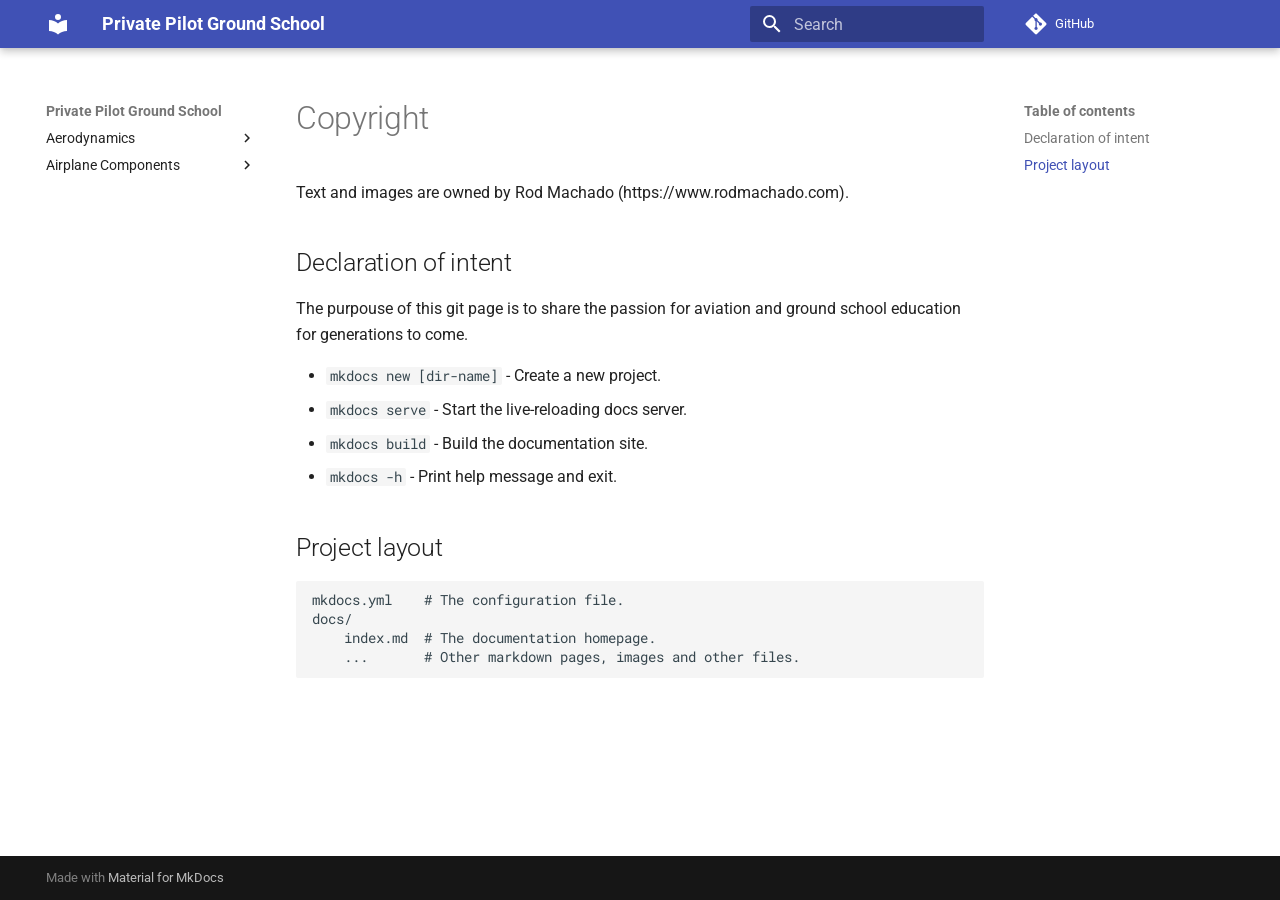
<file: index.html>
<!doctype html>
<html lang="en" class="no-js">
  <head>
    
      <meta charset="utf-8">
      <meta name="viewport" content="width=device-width,initial-scale=1">
      
      
      
        <link rel="canonical" href="https://mydomain.org/private-pilot/">
      
      
      
      
        
      
      
      <link rel="icon" href="assets/images/favicon.png">
      <meta name="generator" content="mkdocs-1.6.1, mkdocs-material-9.7.0">
    
    
      
        <title>Private Pilot Ground School</title>
      
    
    
      <link rel="stylesheet" href="assets/stylesheets/main.618322db.min.css">
      
      


    
    
      
    
    
      
        
        
        <link rel="preconnect" href="https://fonts.gstatic.com" crossorigin>
        <link rel="stylesheet" href="https://fonts.googleapis.com/css?family=Roboto:300,300i,400,400i,700,700i%7CRoboto+Mono:400,400i,700,700i&display=fallback">
        <style>:root{--md-text-font:"Roboto";--md-code-font:"Roboto Mono"}</style>
      
    
    
      <link rel="stylesheet" href="styles/extra.css">
    
    <script>__md_scope=new URL(".",location),__md_hash=e=>[...e].reduce(((e,_)=>(e<<5)-e+_.charCodeAt(0)),0),__md_get=(e,_=localStorage,t=__md_scope)=>JSON.parse(_.getItem(t.pathname+"."+e)),__md_set=(e,_,t=localStorage,a=__md_scope)=>{try{t.setItem(a.pathname+"."+e,JSON.stringify(_))}catch(e){}}</script>
    
      

    
    
  </head>
  
  
    <body dir="ltr">
  
    
    <input class="md-toggle" data-md-toggle="drawer" type="checkbox" id="__drawer" autocomplete="off">
    <input class="md-toggle" data-md-toggle="search" type="checkbox" id="__search" autocomplete="off">
    <label class="md-overlay" for="__drawer"></label>
    <div data-md-component="skip">
      
        
        <a href="#copyright" class="md-skip">
          Skip to content
        </a>
      
    </div>
    <div data-md-component="announce">
      
    </div>
    
    
      

  

<header class="md-header md-header--shadow" data-md-component="header">
  <nav class="md-header__inner md-grid" aria-label="Header">
    <a href="." title="Private Pilot Ground School" class="md-header__button md-logo" aria-label="Private Pilot Ground School" data-md-component="logo">
      
  
  <svg xmlns="http://www.w3.org/2000/svg" viewBox="0 0 24 24"><path d="M12 8a3 3 0 0 0 3-3 3 3 0 0 0-3-3 3 3 0 0 0-3 3 3 3 0 0 0 3 3m0 3.54C9.64 9.35 6.5 8 3 8v11c3.5 0 6.64 1.35 9 3.54 2.36-2.19 5.5-3.54 9-3.54V8c-3.5 0-6.64 1.35-9 3.54"/></svg>

    </a>
    <label class="md-header__button md-icon" for="__drawer">
      
      <svg xmlns="http://www.w3.org/2000/svg" viewBox="0 0 24 24"><path d="M3 6h18v2H3zm0 5h18v2H3zm0 5h18v2H3z"/></svg>
    </label>
    <div class="md-header__title" data-md-component="header-title">
      <div class="md-header__ellipsis">
        <div class="md-header__topic">
          <span class="md-ellipsis">
            Private Pilot Ground School
          </span>
        </div>
        <div class="md-header__topic" data-md-component="header-topic">
          <span class="md-ellipsis">
            
              Copyright
            
          </span>
        </div>
      </div>
    </div>
    
    
      <script>var palette=__md_get("__palette");if(palette&&palette.color){if("(prefers-color-scheme)"===palette.color.media){var media=matchMedia("(prefers-color-scheme: light)"),input=document.querySelector(media.matches?"[data-md-color-media='(prefers-color-scheme: light)']":"[data-md-color-media='(prefers-color-scheme: dark)']");palette.color.media=input.getAttribute("data-md-color-media"),palette.color.scheme=input.getAttribute("data-md-color-scheme"),palette.color.primary=input.getAttribute("data-md-color-primary"),palette.color.accent=input.getAttribute("data-md-color-accent")}for(var[key,value]of Object.entries(palette.color))document.body.setAttribute("data-md-color-"+key,value)}</script>
    
    
    
      
      
        <label class="md-header__button md-icon" for="__search">
          
          <svg xmlns="http://www.w3.org/2000/svg" viewBox="0 0 24 24"><path d="M9.5 3A6.5 6.5 0 0 1 16 9.5c0 1.61-.59 3.09-1.56 4.23l.27.27h.79l5 5-1.5 1.5-5-5v-.79l-.27-.27A6.52 6.52 0 0 1 9.5 16 6.5 6.5 0 0 1 3 9.5 6.5 6.5 0 0 1 9.5 3m0 2C7 5 5 7 5 9.5S7 14 9.5 14 14 12 14 9.5 12 5 9.5 5"/></svg>
        </label>
        <div class="md-search" data-md-component="search" role="dialog">
  <label class="md-search__overlay" for="__search"></label>
  <div class="md-search__inner" role="search">
    <form class="md-search__form" name="search">
      <input type="text" class="md-search__input" name="query" aria-label="Search" placeholder="Search" autocapitalize="off" autocorrect="off" autocomplete="off" spellcheck="false" data-md-component="search-query" required>
      <label class="md-search__icon md-icon" for="__search">
        
        <svg xmlns="http://www.w3.org/2000/svg" viewBox="0 0 24 24"><path d="M9.5 3A6.5 6.5 0 0 1 16 9.5c0 1.61-.59 3.09-1.56 4.23l.27.27h.79l5 5-1.5 1.5-5-5v-.79l-.27-.27A6.52 6.52 0 0 1 9.5 16 6.5 6.5 0 0 1 3 9.5 6.5 6.5 0 0 1 9.5 3m0 2C7 5 5 7 5 9.5S7 14 9.5 14 14 12 14 9.5 12 5 9.5 5"/></svg>
        
        <svg xmlns="http://www.w3.org/2000/svg" viewBox="0 0 24 24"><path d="M20 11v2H8l5.5 5.5-1.42 1.42L4.16 12l7.92-7.92L13.5 5.5 8 11z"/></svg>
      </label>
      <nav class="md-search__options" aria-label="Search">
        
        <button type="reset" class="md-search__icon md-icon" title="Clear" aria-label="Clear" tabindex="-1">
          
          <svg xmlns="http://www.w3.org/2000/svg" viewBox="0 0 24 24"><path d="M19 6.41 17.59 5 12 10.59 6.41 5 5 6.41 10.59 12 5 17.59 6.41 19 12 13.41 17.59 19 19 17.59 13.41 12z"/></svg>
        </button>
      </nav>
      
    </form>
    <div class="md-search__output">
      <div class="md-search__scrollwrap" tabindex="0" data-md-scrollfix>
        <div class="md-search-result" data-md-component="search-result">
          <div class="md-search-result__meta">
            Initializing search
          </div>
          <ol class="md-search-result__list" role="presentation"></ol>
        </div>
      </div>
    </div>
  </div>
</div>
      
    
    
      <div class="md-header__source">
        <a href="https://github.com/piomix/private-pilot-mkdocs.git" title="Go to repository" class="md-source" data-md-component="source">
  <div class="md-source__icon md-icon">
    
    <svg xmlns="http://www.w3.org/2000/svg" viewBox="0 0 448 512"><!--! Font Awesome Free 7.1.0 by @fontawesome - https://fontawesome.com License - https://fontawesome.com/license/free (Icons: CC BY 4.0, Fonts: SIL OFL 1.1, Code: MIT License) Copyright 2025 Fonticons, Inc.--><path d="M439.6 236.1 244 40.5c-5.4-5.5-12.8-8.5-20.4-8.5s-15 3-20.4 8.4L162.5 81l51.5 51.5c27.1-9.1 52.7 16.8 43.4 43.7l49.7 49.7c34.2-11.8 61.2 31 35.5 56.7-26.5 26.5-70.2-2.9-56-37.3L240.3 199v121.9c25.3 12.5 22.3 41.8 9.1 55-6.4 6.4-15.2 10.1-24.3 10.1s-17.8-3.6-24.3-10.1c-17.6-17.6-11.1-46.9 11.2-56v-123c-20.8-8.5-24.6-30.7-18.6-45L142.6 101 8.5 235.1C3 240.6 0 247.9 0 255.5s3 15 8.5 20.4l195.6 195.7c5.4 5.4 12.7 8.4 20.4 8.4s15-3 20.4-8.4l194.7-194.7c5.4-5.4 8.4-12.8 8.4-20.4s-3-15-8.4-20.4"/></svg>
  </div>
  <div class="md-source__repository">
    GitHub
  </div>
</a>
      </div>
    
  </nav>
  
</header>
    
    <div class="md-container" data-md-component="container">
      
      
        
          
        
      
      <main class="md-main" data-md-component="main">
        <div class="md-main__inner md-grid">
          
            
              
              <div class="md-sidebar md-sidebar--primary" data-md-component="sidebar" data-md-type="navigation" >
                <div class="md-sidebar__scrollwrap">
                  <div class="md-sidebar__inner">
                    



<nav class="md-nav md-nav--primary" aria-label="Navigation" data-md-level="0">
  <label class="md-nav__title" for="__drawer">
    <a href="." title="Private Pilot Ground School" class="md-nav__button md-logo" aria-label="Private Pilot Ground School" data-md-component="logo">
      
  
  <svg xmlns="http://www.w3.org/2000/svg" viewBox="0 0 24 24"><path d="M12 8a3 3 0 0 0 3-3 3 3 0 0 0-3-3 3 3 0 0 0-3 3 3 3 0 0 0 3 3m0 3.54C9.64 9.35 6.5 8 3 8v11c3.5 0 6.64 1.35 9 3.54 2.36-2.19 5.5-3.54 9-3.54V8c-3.5 0-6.64 1.35-9 3.54"/></svg>

    </a>
    Private Pilot Ground School
  </label>
  
    <div class="md-nav__source">
      <a href="https://github.com/piomix/private-pilot-mkdocs.git" title="Go to repository" class="md-source" data-md-component="source">
  <div class="md-source__icon md-icon">
    
    <svg xmlns="http://www.w3.org/2000/svg" viewBox="0 0 448 512"><!--! Font Awesome Free 7.1.0 by @fontawesome - https://fontawesome.com License - https://fontawesome.com/license/free (Icons: CC BY 4.0, Fonts: SIL OFL 1.1, Code: MIT License) Copyright 2025 Fonticons, Inc.--><path d="M439.6 236.1 244 40.5c-5.4-5.5-12.8-8.5-20.4-8.5s-15 3-20.4 8.4L162.5 81l51.5 51.5c27.1-9.1 52.7 16.8 43.4 43.7l49.7 49.7c34.2-11.8 61.2 31 35.5 56.7-26.5 26.5-70.2-2.9-56-37.3L240.3 199v121.9c25.3 12.5 22.3 41.8 9.1 55-6.4 6.4-15.2 10.1-24.3 10.1s-17.8-3.6-24.3-10.1c-17.6-17.6-11.1-46.9 11.2-56v-123c-20.8-8.5-24.6-30.7-18.6-45L142.6 101 8.5 235.1C3 240.6 0 247.9 0 255.5s3 15 8.5 20.4l195.6 195.7c5.4 5.4 12.7 8.4 20.4 8.4s15-3 20.4-8.4l194.7-194.7c5.4-5.4 8.4-12.8 8.4-20.4s-3-15-8.4-20.4"/></svg>
  </div>
  <div class="md-source__repository">
    GitHub
  </div>
</a>
    </div>
  
  <ul class="md-nav__list" data-md-scrollfix>
    
      
      
  
  
  
  
    
    
    
    
    
    <li class="md-nav__item md-nav__item--nested">
      
        
        
        <input class="md-nav__toggle md-toggle " type="checkbox" id="__nav_1" >
        
          
          <label class="md-nav__link" for="__nav_1" id="__nav_1_label" tabindex="0">
            
  
  
  <span class="md-ellipsis">
    
  
    Aerodynamics
  

    
  </span>
  
  

            <span class="md-nav__icon md-icon"></span>
          </label>
        
        <nav class="md-nav" data-md-level="1" aria-labelledby="__nav_1_label" aria-expanded="false">
          <label class="md-nav__title" for="__nav_1">
            <span class="md-nav__icon md-icon"></span>
            
  
    Aerodynamics
  

          </label>
          <ul class="md-nav__list" data-md-scrollfix>
            
              
                
  
  
  
  
    <li class="md-nav__item">
      <a href="aerodynamics/the-four-forces/" class="md-nav__link">
        
  
  
  <span class="md-ellipsis">
    
  
    The Four Forces
  

    
  </span>
  
  

      </a>
    </li>
  

              
            
              
                
  
  
  
  
    <li class="md-nav__item">
      <a href="aerodynamics/climb-and-descents/" class="md-nav__link">
        
  
  
  <span class="md-ellipsis">
    
  
    Climb and descents
  

    
  </span>
  
  

      </a>
    </li>
  

              
            
          </ul>
        </nav>
      
    </li>
  

    
      
      
  
  
  
  
    
    
    
    
    
    <li class="md-nav__item md-nav__item--nested">
      
        
        
        <input class="md-nav__toggle md-toggle " type="checkbox" id="__nav_2" >
        
          
          <label class="md-nav__link" for="__nav_2" id="__nav_2_label" tabindex="0">
            
  
  
  <span class="md-ellipsis">
    
  
    Airplane Components
  

    
  </span>
  
  

            <span class="md-nav__icon md-icon"></span>
          </label>
        
        <nav class="md-nav" data-md-level="1" aria-labelledby="__nav_2_label" aria-expanded="false">
          <label class="md-nav__title" for="__nav_2">
            <span class="md-nav__icon md-icon"></span>
            
  
    Airplane Components
  

          </label>
          <ul class="md-nav__list" data-md-scrollfix>
            
              
                
  
  
  
  
    <li class="md-nav__item">
      <a href="airplane%20components/airplane-components/" class="md-nav__link">
        
  
  
  <span class="md-ellipsis">
    
  
    Airplane Components
  

    
  </span>
  
  

      </a>
    </li>
  

              
            
          </ul>
        </nav>
      
    </li>
  

    
  </ul>
</nav>
                  </div>
                </div>
              </div>
            
            
              
              <div class="md-sidebar md-sidebar--secondary" data-md-component="sidebar" data-md-type="toc" >
                <div class="md-sidebar__scrollwrap">
                  <div class="md-sidebar__inner">
                    

<nav class="md-nav md-nav--secondary" aria-label="Table of contents">
  
  
  
    
  
  
    <label class="md-nav__title" for="__toc">
      <span class="md-nav__icon md-icon"></span>
      Table of contents
    </label>
    <ul class="md-nav__list" data-md-component="toc" data-md-scrollfix>
      
        <li class="md-nav__item">
  <a href="#declaration-of-intent" class="md-nav__link">
    <span class="md-ellipsis">
      
        Declaration of intent
      
    </span>
  </a>
  
</li>
      
        <li class="md-nav__item">
  <a href="#project-layout" class="md-nav__link">
    <span class="md-ellipsis">
      
        Project layout
      
    </span>
  </a>
  
</li>
      
    </ul>
  
</nav>
                  </div>
                </div>
              </div>
            
          
          
            <div class="md-content" data-md-component="content">
              
              <article class="md-content__inner md-typeset">
                
                  


  
  


<h1 id="copyright">Copyright</h1>
<p>Text and images are owned by Rod Machado (https://www.rodmachado.com).</p>
<h2 id="declaration-of-intent">Declaration of intent</h2>
<p>The purpouse of this git page is to share the passion for aviation and ground school education for generations to come.</p>
<ul>
<li><code>mkdocs new [dir-name]</code> - Create a new project.</li>
<li><code>mkdocs serve</code> - Start the live-reloading docs server.</li>
<li><code>mkdocs build</code> - Build the documentation site.</li>
<li><code>mkdocs -h</code> - Print help message and exit.</li>
</ul>
<h2 id="project-layout">Project layout</h2>
<pre><code>mkdocs.yml    # The configuration file.
docs/
    index.md  # The documentation homepage.
    ...       # Other markdown pages, images and other files.
</code></pre>












                
              </article>
            </div>
          
          
<script>var target=document.getElementById(location.hash.slice(1));target&&target.name&&(target.checked=target.name.startsWith("__tabbed_"))</script>
        </div>
        
      </main>
      
        <footer class="md-footer">
  
  <div class="md-footer-meta md-typeset">
    <div class="md-footer-meta__inner md-grid">
      <div class="md-copyright">
  
  
    Made with
    <a href="https://squidfunk.github.io/mkdocs-material/" target="_blank" rel="noopener">
      Material for MkDocs
    </a>
  
</div>
      
    </div>
  </div>
</footer>
      
    </div>
    <div class="md-dialog" data-md-component="dialog">
      <div class="md-dialog__inner md-typeset"></div>
    </div>
    
    
    
      
      
      <script id="__config" type="application/json">{"annotate": null, "base": ".", "features": [], "search": "assets/javascripts/workers/search.7a47a382.min.js", "tags": null, "translations": {"clipboard.copied": "Copied to clipboard", "clipboard.copy": "Copy to clipboard", "search.result.more.one": "1 more on this page", "search.result.more.other": "# more on this page", "search.result.none": "No matching documents", "search.result.one": "1 matching document", "search.result.other": "# matching documents", "search.result.placeholder": "Type to start searching", "search.result.term.missing": "Missing", "select.version": "Select version"}, "version": null}</script>
    
    
      <script src="assets/javascripts/bundle.e71a0d61.min.js"></script>
      
    
  </body>
</html>
</file>
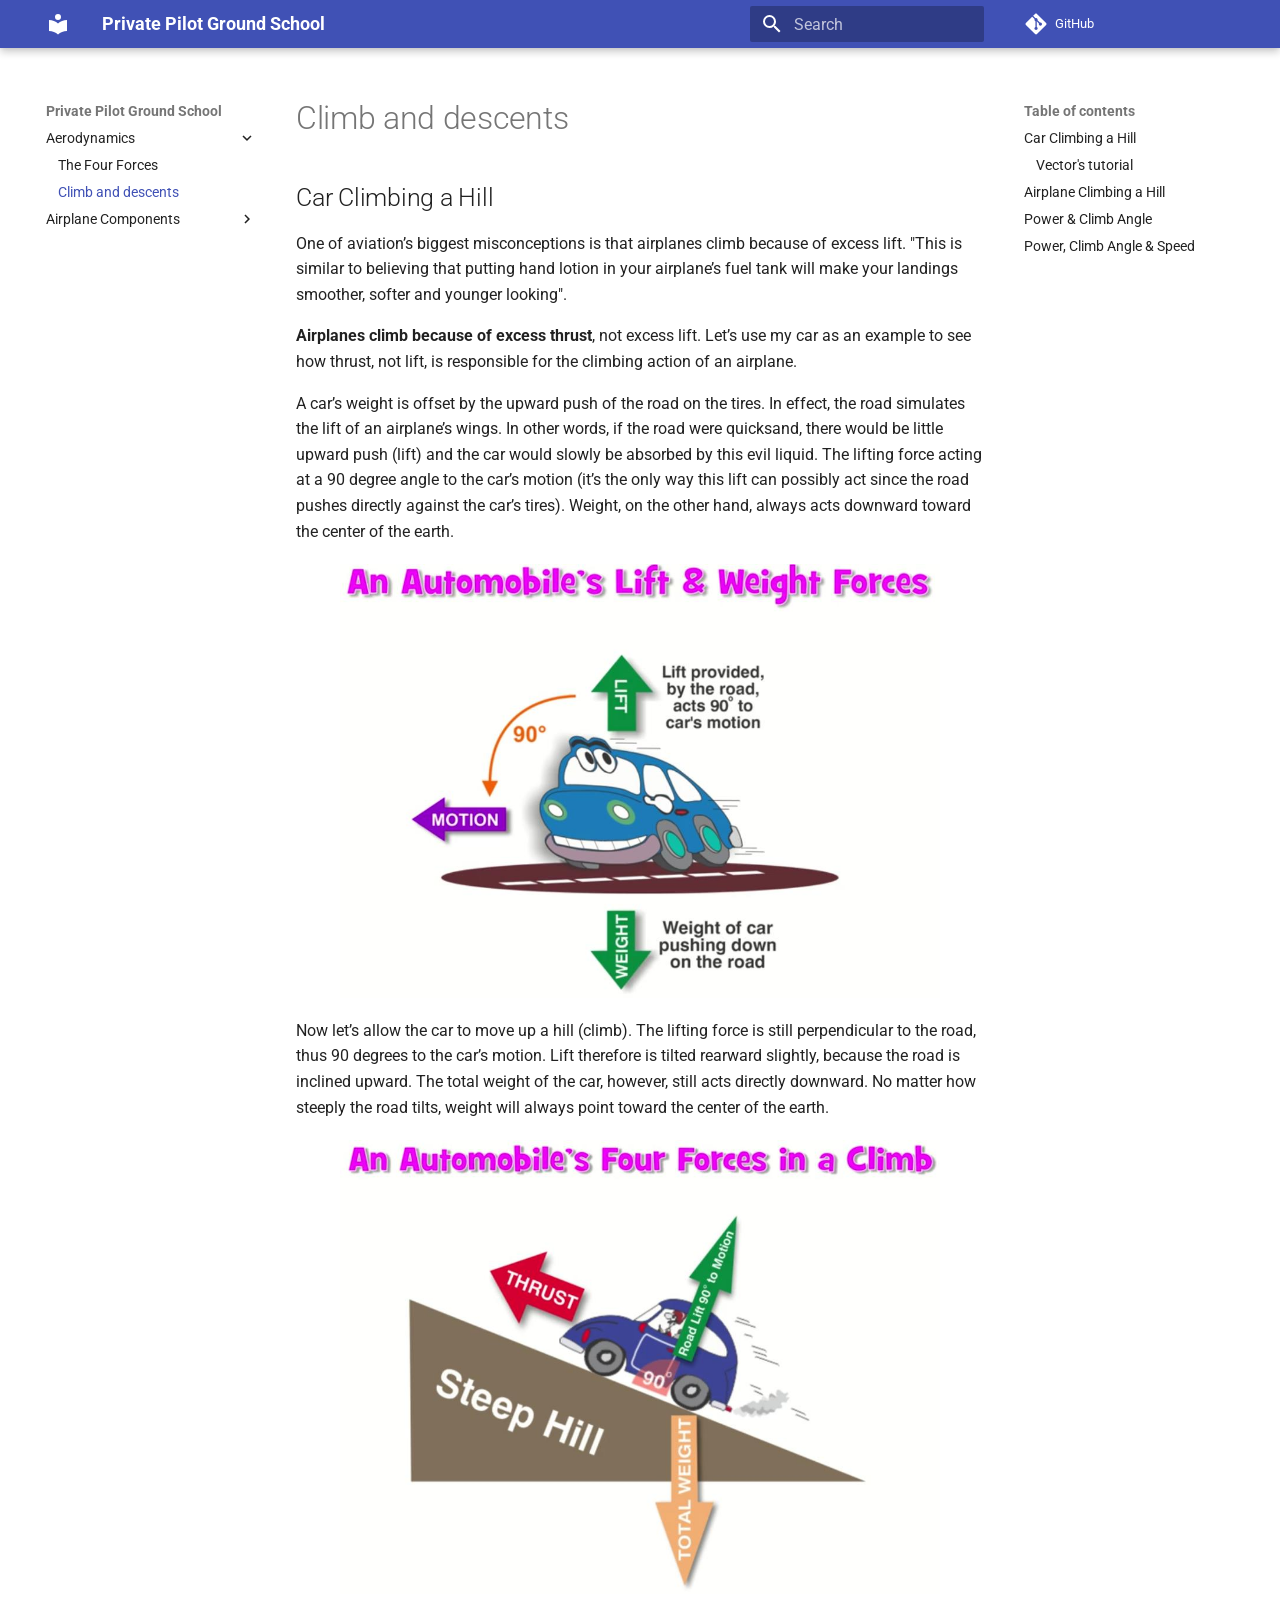
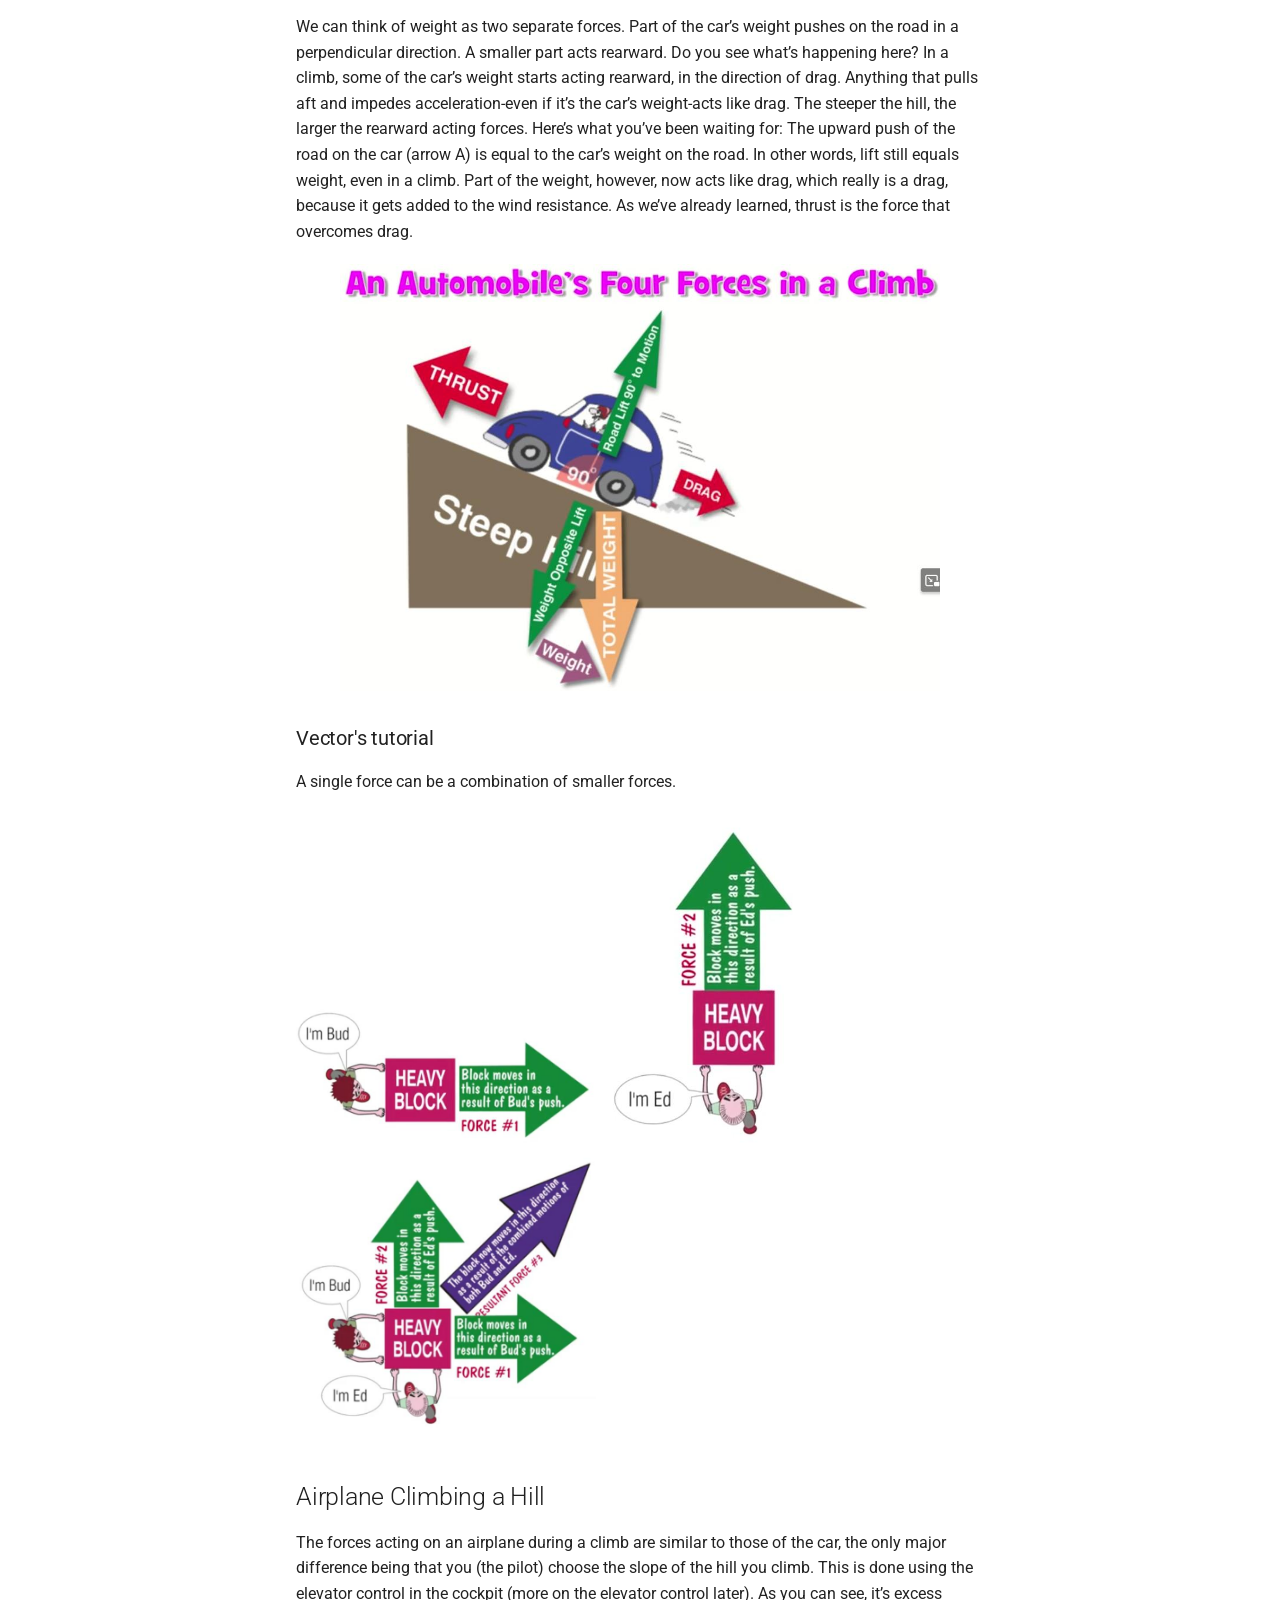
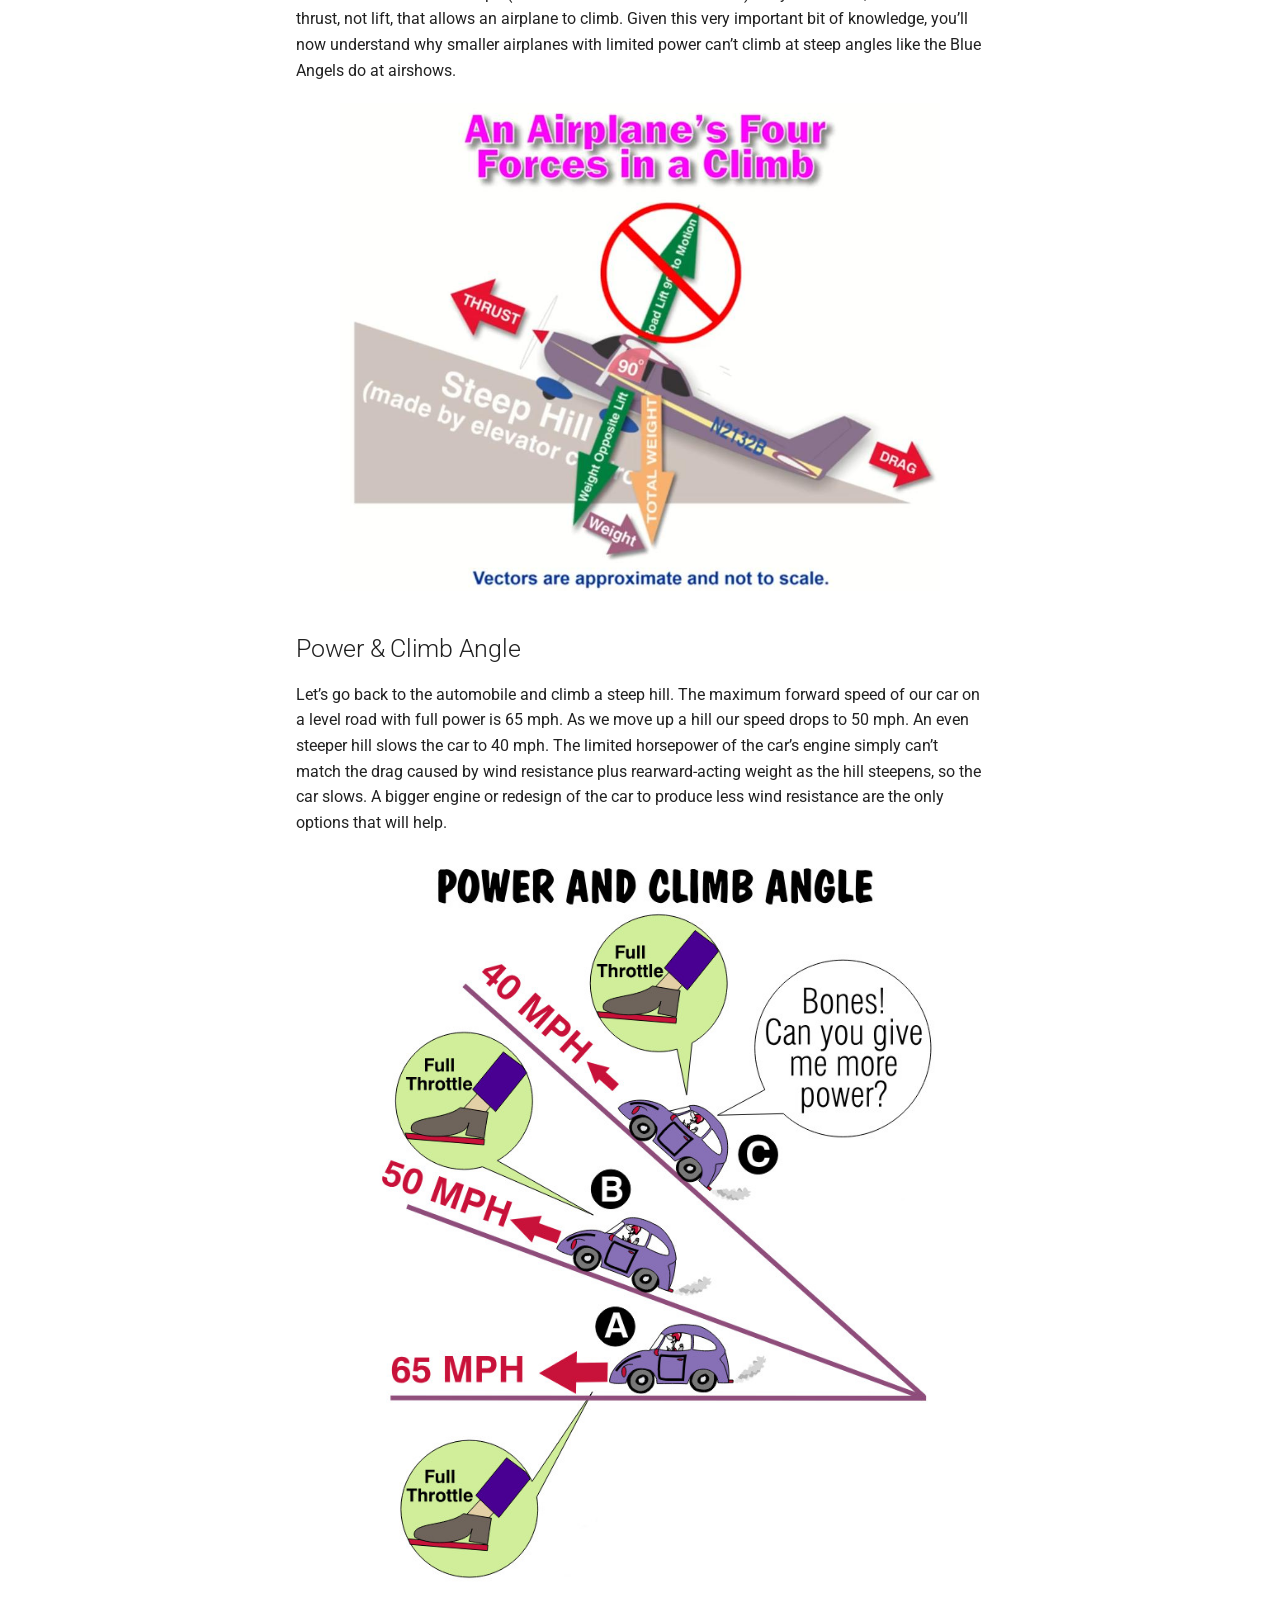
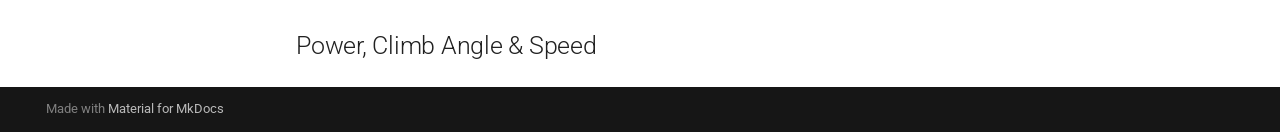
<file: aerodynamics/climb-and-descents/index.html>
<!doctype html>
<html lang="en" class="no-js">
  <head>
    
      <meta charset="utf-8">
      <meta name="viewport" content="width=device-width,initial-scale=1">
      
      
      
        <link rel="canonical" href="https://mydomain.org/private-pilot/aerodynamics/climb-and-descents/">
      
      
        <link rel="prev" href="../the-four-forces/">
      
      
        <link rel="next" href="../../airplane%20components/airplane-components/">
      
      
        
      
      
      <link rel="icon" href="../../assets/images/favicon.png">
      <meta name="generator" content="mkdocs-1.6.1, mkdocs-material-9.7.0">
    
    
      
        <title>Climb and descents - Private Pilot Ground School</title>
      
    
    
      <link rel="stylesheet" href="../../assets/stylesheets/main.618322db.min.css">
      
      


    
    
      
    
    
      
        
        
        <link rel="preconnect" href="https://fonts.gstatic.com" crossorigin>
        <link rel="stylesheet" href="https://fonts.googleapis.com/css?family=Roboto:300,300i,400,400i,700,700i%7CRoboto+Mono:400,400i,700,700i&display=fallback">
        <style>:root{--md-text-font:"Roboto";--md-code-font:"Roboto Mono"}</style>
      
    
    
      <link rel="stylesheet" href="../../styles/extra.css">
    
    <script>__md_scope=new URL("../..",location),__md_hash=e=>[...e].reduce(((e,_)=>(e<<5)-e+_.charCodeAt(0)),0),__md_get=(e,_=localStorage,t=__md_scope)=>JSON.parse(_.getItem(t.pathname+"."+e)),__md_set=(e,_,t=localStorage,a=__md_scope)=>{try{t.setItem(a.pathname+"."+e,JSON.stringify(_))}catch(e){}}</script>
    
      

    
    
  </head>
  
  
    <body dir="ltr">
  
    
    <input class="md-toggle" data-md-toggle="drawer" type="checkbox" id="__drawer" autocomplete="off">
    <input class="md-toggle" data-md-toggle="search" type="checkbox" id="__search" autocomplete="off">
    <label class="md-overlay" for="__drawer"></label>
    <div data-md-component="skip">
      
        
        <a href="#car-climbing-a-hill" class="md-skip">
          Skip to content
        </a>
      
    </div>
    <div data-md-component="announce">
      
    </div>
    
    
      

  

<header class="md-header md-header--shadow" data-md-component="header">
  <nav class="md-header__inner md-grid" aria-label="Header">
    <a href="../.." title="Private Pilot Ground School" class="md-header__button md-logo" aria-label="Private Pilot Ground School" data-md-component="logo">
      
  
  <svg xmlns="http://www.w3.org/2000/svg" viewBox="0 0 24 24"><path d="M12 8a3 3 0 0 0 3-3 3 3 0 0 0-3-3 3 3 0 0 0-3 3 3 3 0 0 0 3 3m0 3.54C9.64 9.35 6.5 8 3 8v11c3.5 0 6.64 1.35 9 3.54 2.36-2.19 5.5-3.54 9-3.54V8c-3.5 0-6.64 1.35-9 3.54"/></svg>

    </a>
    <label class="md-header__button md-icon" for="__drawer">
      
      <svg xmlns="http://www.w3.org/2000/svg" viewBox="0 0 24 24"><path d="M3 6h18v2H3zm0 5h18v2H3zm0 5h18v2H3z"/></svg>
    </label>
    <div class="md-header__title" data-md-component="header-title">
      <div class="md-header__ellipsis">
        <div class="md-header__topic">
          <span class="md-ellipsis">
            Private Pilot Ground School
          </span>
        </div>
        <div class="md-header__topic" data-md-component="header-topic">
          <span class="md-ellipsis">
            
              Climb and descents
            
          </span>
        </div>
      </div>
    </div>
    
    
      <script>var palette=__md_get("__palette");if(palette&&palette.color){if("(prefers-color-scheme)"===palette.color.media){var media=matchMedia("(prefers-color-scheme: light)"),input=document.querySelector(media.matches?"[data-md-color-media='(prefers-color-scheme: light)']":"[data-md-color-media='(prefers-color-scheme: dark)']");palette.color.media=input.getAttribute("data-md-color-media"),palette.color.scheme=input.getAttribute("data-md-color-scheme"),palette.color.primary=input.getAttribute("data-md-color-primary"),palette.color.accent=input.getAttribute("data-md-color-accent")}for(var[key,value]of Object.entries(palette.color))document.body.setAttribute("data-md-color-"+key,value)}</script>
    
    
    
      
      
        <label class="md-header__button md-icon" for="__search">
          
          <svg xmlns="http://www.w3.org/2000/svg" viewBox="0 0 24 24"><path d="M9.5 3A6.5 6.5 0 0 1 16 9.5c0 1.61-.59 3.09-1.56 4.23l.27.27h.79l5 5-1.5 1.5-5-5v-.79l-.27-.27A6.52 6.52 0 0 1 9.5 16 6.5 6.5 0 0 1 3 9.5 6.5 6.5 0 0 1 9.5 3m0 2C7 5 5 7 5 9.5S7 14 9.5 14 14 12 14 9.5 12 5 9.5 5"/></svg>
        </label>
        <div class="md-search" data-md-component="search" role="dialog">
  <label class="md-search__overlay" for="__search"></label>
  <div class="md-search__inner" role="search">
    <form class="md-search__form" name="search">
      <input type="text" class="md-search__input" name="query" aria-label="Search" placeholder="Search" autocapitalize="off" autocorrect="off" autocomplete="off" spellcheck="false" data-md-component="search-query" required>
      <label class="md-search__icon md-icon" for="__search">
        
        <svg xmlns="http://www.w3.org/2000/svg" viewBox="0 0 24 24"><path d="M9.5 3A6.5 6.5 0 0 1 16 9.5c0 1.61-.59 3.09-1.56 4.23l.27.27h.79l5 5-1.5 1.5-5-5v-.79l-.27-.27A6.52 6.52 0 0 1 9.5 16 6.5 6.5 0 0 1 3 9.5 6.5 6.5 0 0 1 9.5 3m0 2C7 5 5 7 5 9.5S7 14 9.5 14 14 12 14 9.5 12 5 9.5 5"/></svg>
        
        <svg xmlns="http://www.w3.org/2000/svg" viewBox="0 0 24 24"><path d="M20 11v2H8l5.5 5.5-1.42 1.42L4.16 12l7.92-7.92L13.5 5.5 8 11z"/></svg>
      </label>
      <nav class="md-search__options" aria-label="Search">
        
        <button type="reset" class="md-search__icon md-icon" title="Clear" aria-label="Clear" tabindex="-1">
          
          <svg xmlns="http://www.w3.org/2000/svg" viewBox="0 0 24 24"><path d="M19 6.41 17.59 5 12 10.59 6.41 5 5 6.41 10.59 12 5 17.59 6.41 19 12 13.41 17.59 19 19 17.59 13.41 12z"/></svg>
        </button>
      </nav>
      
    </form>
    <div class="md-search__output">
      <div class="md-search__scrollwrap" tabindex="0" data-md-scrollfix>
        <div class="md-search-result" data-md-component="search-result">
          <div class="md-search-result__meta">
            Initializing search
          </div>
          <ol class="md-search-result__list" role="presentation"></ol>
        </div>
      </div>
    </div>
  </div>
</div>
      
    
    
      <div class="md-header__source">
        <a href="https://github.com/piomix/private-pilot-mkdocs.git" title="Go to repository" class="md-source" data-md-component="source">
  <div class="md-source__icon md-icon">
    
    <svg xmlns="http://www.w3.org/2000/svg" viewBox="0 0 448 512"><!--! Font Awesome Free 7.1.0 by @fontawesome - https://fontawesome.com License - https://fontawesome.com/license/free (Icons: CC BY 4.0, Fonts: SIL OFL 1.1, Code: MIT License) Copyright 2025 Fonticons, Inc.--><path d="M439.6 236.1 244 40.5c-5.4-5.5-12.8-8.5-20.4-8.5s-15 3-20.4 8.4L162.5 81l51.5 51.5c27.1-9.1 52.7 16.8 43.4 43.7l49.7 49.7c34.2-11.8 61.2 31 35.5 56.7-26.5 26.5-70.2-2.9-56-37.3L240.3 199v121.9c25.3 12.5 22.3 41.8 9.1 55-6.4 6.4-15.2 10.1-24.3 10.1s-17.8-3.6-24.3-10.1c-17.6-17.6-11.1-46.9 11.2-56v-123c-20.8-8.5-24.6-30.7-18.6-45L142.6 101 8.5 235.1C3 240.6 0 247.9 0 255.5s3 15 8.5 20.4l195.6 195.7c5.4 5.4 12.7 8.4 20.4 8.4s15-3 20.4-8.4l194.7-194.7c5.4-5.4 8.4-12.8 8.4-20.4s-3-15-8.4-20.4"/></svg>
  </div>
  <div class="md-source__repository">
    GitHub
  </div>
</a>
      </div>
    
  </nav>
  
</header>
    
    <div class="md-container" data-md-component="container">
      
      
        
          
        
      
      <main class="md-main" data-md-component="main">
        <div class="md-main__inner md-grid">
          
            
              
              <div class="md-sidebar md-sidebar--primary" data-md-component="sidebar" data-md-type="navigation" >
                <div class="md-sidebar__scrollwrap">
                  <div class="md-sidebar__inner">
                    



<nav class="md-nav md-nav--primary" aria-label="Navigation" data-md-level="0">
  <label class="md-nav__title" for="__drawer">
    <a href="../.." title="Private Pilot Ground School" class="md-nav__button md-logo" aria-label="Private Pilot Ground School" data-md-component="logo">
      
  
  <svg xmlns="http://www.w3.org/2000/svg" viewBox="0 0 24 24"><path d="M12 8a3 3 0 0 0 3-3 3 3 0 0 0-3-3 3 3 0 0 0-3 3 3 3 0 0 0 3 3m0 3.54C9.64 9.35 6.5 8 3 8v11c3.5 0 6.64 1.35 9 3.54 2.36-2.19 5.5-3.54 9-3.54V8c-3.5 0-6.64 1.35-9 3.54"/></svg>

    </a>
    Private Pilot Ground School
  </label>
  
    <div class="md-nav__source">
      <a href="https://github.com/piomix/private-pilot-mkdocs.git" title="Go to repository" class="md-source" data-md-component="source">
  <div class="md-source__icon md-icon">
    
    <svg xmlns="http://www.w3.org/2000/svg" viewBox="0 0 448 512"><!--! Font Awesome Free 7.1.0 by @fontawesome - https://fontawesome.com License - https://fontawesome.com/license/free (Icons: CC BY 4.0, Fonts: SIL OFL 1.1, Code: MIT License) Copyright 2025 Fonticons, Inc.--><path d="M439.6 236.1 244 40.5c-5.4-5.5-12.8-8.5-20.4-8.5s-15 3-20.4 8.4L162.5 81l51.5 51.5c27.1-9.1 52.7 16.8 43.4 43.7l49.7 49.7c34.2-11.8 61.2 31 35.5 56.7-26.5 26.5-70.2-2.9-56-37.3L240.3 199v121.9c25.3 12.5 22.3 41.8 9.1 55-6.4 6.4-15.2 10.1-24.3 10.1s-17.8-3.6-24.3-10.1c-17.6-17.6-11.1-46.9 11.2-56v-123c-20.8-8.5-24.6-30.7-18.6-45L142.6 101 8.5 235.1C3 240.6 0 247.9 0 255.5s3 15 8.5 20.4l195.6 195.7c5.4 5.4 12.7 8.4 20.4 8.4s15-3 20.4-8.4l194.7-194.7c5.4-5.4 8.4-12.8 8.4-20.4s-3-15-8.4-20.4"/></svg>
  </div>
  <div class="md-source__repository">
    GitHub
  </div>
</a>
    </div>
  
  <ul class="md-nav__list" data-md-scrollfix>
    
      
      
  
  
    
  
  
  
    
    
    
    
    
    <li class="md-nav__item md-nav__item--active md-nav__item--nested">
      
        
        
        <input class="md-nav__toggle md-toggle " type="checkbox" id="__nav_1" checked>
        
          
          <label class="md-nav__link" for="__nav_1" id="__nav_1_label" tabindex="0">
            
  
  
  <span class="md-ellipsis">
    
  
    Aerodynamics
  

    
  </span>
  
  

            <span class="md-nav__icon md-icon"></span>
          </label>
        
        <nav class="md-nav" data-md-level="1" aria-labelledby="__nav_1_label" aria-expanded="true">
          <label class="md-nav__title" for="__nav_1">
            <span class="md-nav__icon md-icon"></span>
            
  
    Aerodynamics
  

          </label>
          <ul class="md-nav__list" data-md-scrollfix>
            
              
                
  
  
  
  
    <li class="md-nav__item">
      <a href="../the-four-forces/" class="md-nav__link">
        
  
  
  <span class="md-ellipsis">
    
  
    The Four Forces
  

    
  </span>
  
  

      </a>
    </li>
  

              
            
              
                
  
  
    
  
  
  
    <li class="md-nav__item md-nav__item--active">
      
      <input class="md-nav__toggle md-toggle" type="checkbox" id="__toc">
      
      
      
        <label class="md-nav__link md-nav__link--active" for="__toc">
          
  
  
  <span class="md-ellipsis">
    
  
    Climb and descents
  

    
  </span>
  
  

          <span class="md-nav__icon md-icon"></span>
        </label>
      
      <a href="./" class="md-nav__link md-nav__link--active">
        
  
  
  <span class="md-ellipsis">
    
  
    Climb and descents
  

    
  </span>
  
  

      </a>
      
        

<nav class="md-nav md-nav--secondary" aria-label="Table of contents">
  
  
  
  
    <label class="md-nav__title" for="__toc">
      <span class="md-nav__icon md-icon"></span>
      Table of contents
    </label>
    <ul class="md-nav__list" data-md-component="toc" data-md-scrollfix>
      
        <li class="md-nav__item">
  <a href="#car-climbing-a-hill" class="md-nav__link">
    <span class="md-ellipsis">
      
        Car Climbing a Hill
      
    </span>
  </a>
  
    <nav class="md-nav" aria-label="Car Climbing a Hill">
      <ul class="md-nav__list">
        
          <li class="md-nav__item">
  <a href="#vectors-tutorial" class="md-nav__link">
    <span class="md-ellipsis">
      
        Vector's tutorial
      
    </span>
  </a>
  
</li>
        
      </ul>
    </nav>
  
</li>
      
        <li class="md-nav__item">
  <a href="#airplane-climbing-a-hill" class="md-nav__link">
    <span class="md-ellipsis">
      
        Airplane Climbing a Hill
      
    </span>
  </a>
  
</li>
      
        <li class="md-nav__item">
  <a href="#power-climb-angle" class="md-nav__link">
    <span class="md-ellipsis">
      
        Power &amp; Climb Angle
      
    </span>
  </a>
  
</li>
      
        <li class="md-nav__item">
  <a href="#power-climb-angle-speed" class="md-nav__link">
    <span class="md-ellipsis">
      
        Power, Climb Angle &amp; Speed
      
    </span>
  </a>
  
</li>
      
    </ul>
  
</nav>
      
    </li>
  

              
            
          </ul>
        </nav>
      
    </li>
  

    
      
      
  
  
  
  
    
    
    
    
    
    <li class="md-nav__item md-nav__item--nested">
      
        
        
        <input class="md-nav__toggle md-toggle " type="checkbox" id="__nav_2" >
        
          
          <label class="md-nav__link" for="__nav_2" id="__nav_2_label" tabindex="0">
            
  
  
  <span class="md-ellipsis">
    
  
    Airplane Components
  

    
  </span>
  
  

            <span class="md-nav__icon md-icon"></span>
          </label>
        
        <nav class="md-nav" data-md-level="1" aria-labelledby="__nav_2_label" aria-expanded="false">
          <label class="md-nav__title" for="__nav_2">
            <span class="md-nav__icon md-icon"></span>
            
  
    Airplane Components
  

          </label>
          <ul class="md-nav__list" data-md-scrollfix>
            
              
                
  
  
  
  
    <li class="md-nav__item">
      <a href="../../airplane%20components/airplane-components/" class="md-nav__link">
        
  
  
  <span class="md-ellipsis">
    
  
    Airplane Components
  

    
  </span>
  
  

      </a>
    </li>
  

              
            
          </ul>
        </nav>
      
    </li>
  

    
  </ul>
</nav>
                  </div>
                </div>
              </div>
            
            
              
              <div class="md-sidebar md-sidebar--secondary" data-md-component="sidebar" data-md-type="toc" >
                <div class="md-sidebar__scrollwrap">
                  <div class="md-sidebar__inner">
                    

<nav class="md-nav md-nav--secondary" aria-label="Table of contents">
  
  
  
  
    <label class="md-nav__title" for="__toc">
      <span class="md-nav__icon md-icon"></span>
      Table of contents
    </label>
    <ul class="md-nav__list" data-md-component="toc" data-md-scrollfix>
      
        <li class="md-nav__item">
  <a href="#car-climbing-a-hill" class="md-nav__link">
    <span class="md-ellipsis">
      
        Car Climbing a Hill
      
    </span>
  </a>
  
    <nav class="md-nav" aria-label="Car Climbing a Hill">
      <ul class="md-nav__list">
        
          <li class="md-nav__item">
  <a href="#vectors-tutorial" class="md-nav__link">
    <span class="md-ellipsis">
      
        Vector's tutorial
      
    </span>
  </a>
  
</li>
        
      </ul>
    </nav>
  
</li>
      
        <li class="md-nav__item">
  <a href="#airplane-climbing-a-hill" class="md-nav__link">
    <span class="md-ellipsis">
      
        Airplane Climbing a Hill
      
    </span>
  </a>
  
</li>
      
        <li class="md-nav__item">
  <a href="#power-climb-angle" class="md-nav__link">
    <span class="md-ellipsis">
      
        Power &amp; Climb Angle
      
    </span>
  </a>
  
</li>
      
        <li class="md-nav__item">
  <a href="#power-climb-angle-speed" class="md-nav__link">
    <span class="md-ellipsis">
      
        Power, Climb Angle &amp; Speed
      
    </span>
  </a>
  
</li>
      
    </ul>
  
</nav>
                  </div>
                </div>
              </div>
            
          
          
            <div class="md-content" data-md-component="content">
              
              <article class="md-content__inner md-typeset">
                
                  


  
  


  <h1>Climb and descents</h1>

<h2 id="car-climbing-a-hill">Car Climbing a Hill</h2>
<p>One of aviation’s biggest misconceptions is that airplanes climb because of excess lift. "This is similar to believing that putting hand lotion in your airplane’s fuel tank will make your landings smoother, softer and younger looking".</p>
<p><strong>Airplanes climb because of excess thrust</strong>, not excess lift. Let’s use my car as an example to see how thrust, not lift, is responsible for the climbing action of an airplane.</p>
<p>A car’s weight is offset by the upward push of the road on the tires. In effect, the road simulates the lift of an airplane’s wings. In other words, if the road were quicksand, there would be little upward push (lift) and the car would slowly be absorbed by this evil liquid. The lifting force acting at a 90 degree angle to the car’s motion (it’s the only way this lift can possibly act since the road pushes directly against the car’s tires). Weight, on the other hand, always acts downward toward the center of the earth.</p>
<p><img alt="Image describing lift and weight" class="img-medium-large img-center" src="../../images/lift-weight.jpg" title="An automobile's Lift and Weight" /></p>
<p>Now let’s allow the car to move up a hill (climb). The lifting force is still perpendicular to the road, thus 90 degrees to the car’s motion. Lift therefore is tilted rearward slightly, because the road is inclined upward. The total weight of the car, however, still acts directly downward. No matter how steeply the road tilts, weight will always point toward the center of the earth.</p>
<p><img alt="Image describing a cars climb" class="img-medium-large img-center" src="../../images/car-climb.jpg" title="An automobile's Climbing" /></p>
<p>We can think of weight as two separate forces. Part of the car’s weight pushes on the road in a perpendicular direction. A smaller part acts rearward. Do you see what’s happening here? In a climb, some of the car’s weight starts acting rearward, in the direction of drag. Anything that pulls aft and impedes acceleration-even if it’s the car’s weight-acts like drag. The steeper the hill, the larger the rearward acting forces. Here’s what you’ve been waiting for: The upward push of the road on the car (arrow A) is equal to the car’s weight on the road. In other words, lift still equals weight, even in a climb. Part of the weight, however, now acts like drag, which really is a drag, because it gets added to the wind resistance. As we’ve already learned, thrust is the force that overcomes drag.</p>
<p><img alt="Image describing the four forces in a climb" class="img-medium-large img-center" src="../../images/four-forces-climb.jpg" title="Four Forces in a Climb" /></p>
<h3 id="vectors-tutorial">Vector's tutorial</h3>
<p>A single force can be a combination of smaller forces.</p>
<p><img alt="Image describing horizontal force" src="../../images/horizontal-force.jpg" title="Horizontal vector" width="300" />
<img alt="Image describing vertical force" src="../../images/vertical-force.jpg" title="Vertical vector" width="200" />
<img alt="Image describing full force" src="../../images/full-force.jpg" title="Force vector" width="300" /></p>
<h2 id="airplane-climbing-a-hill">Airplane Climbing a Hill</h2>
<p>The forces acting on an airplane during a climb are similar to those of the car, the only major difference being that you (the pilot) choose the slope of the hill you climb. This is done using the elevator control in the cockpit (more on the elevator control later). As you can see, it’s excess thrust, not lift, that allows an airplane to climb. Given this very important bit of knowledge, you’ll now understand why smaller airplanes with limited power can’t climb at steep angles like the Blue Angels do at airshows. </p>
<p><img alt="Image describing forces in the airplane" class="img-medium-large img-center" src="../../images/airplane-forces-climb.jpg" title="Airplane forces in a climb" /></p>
<h2 id="power-climb-angle">Power &amp; Climb Angle</h2>
<p>Let’s go back to the automobile and climb a steep hill. The maximum forward speed of our car on a level road with full power is 65 mph. As we move up a hill our speed drops to 50 mph. An even steeper hill slows the car to 40 mph. The limited horsepower of the car’s engine simply can’t match the drag caused by wind resistance plus rearward-acting weight as the hill steepens, so the car slows. A bigger engine or redesign of the car to produce less wind resistance are the only options that will help.</p>
<p><img alt="Image describing power amd climb" class="img-medium-large img-center" src="../../images/power-climb-angle.jpg" title="Power and Clmb angle" /></p>
<h2 id="power-climb-angle-speed">Power, Climb Angle &amp; Speed</h2>












                
              </article>
            </div>
          
          
<script>var target=document.getElementById(location.hash.slice(1));target&&target.name&&(target.checked=target.name.startsWith("__tabbed_"))</script>
        </div>
        
      </main>
      
        <footer class="md-footer">
  
  <div class="md-footer-meta md-typeset">
    <div class="md-footer-meta__inner md-grid">
      <div class="md-copyright">
  
  
    Made with
    <a href="https://squidfunk.github.io/mkdocs-material/" target="_blank" rel="noopener">
      Material for MkDocs
    </a>
  
</div>
      
    </div>
  </div>
</footer>
      
    </div>
    <div class="md-dialog" data-md-component="dialog">
      <div class="md-dialog__inner md-typeset"></div>
    </div>
    
    
    
      
      
      <script id="__config" type="application/json">{"annotate": null, "base": "../..", "features": [], "search": "../../assets/javascripts/workers/search.7a47a382.min.js", "tags": null, "translations": {"clipboard.copied": "Copied to clipboard", "clipboard.copy": "Copy to clipboard", "search.result.more.one": "1 more on this page", "search.result.more.other": "# more on this page", "search.result.none": "No matching documents", "search.result.one": "1 matching document", "search.result.other": "# matching documents", "search.result.placeholder": "Type to start searching", "search.result.term.missing": "Missing", "select.version": "Select version"}, "version": null}</script>
    
    
      <script src="../../assets/javascripts/bundle.e71a0d61.min.js"></script>
      
    
  </body>
</html>
</file>
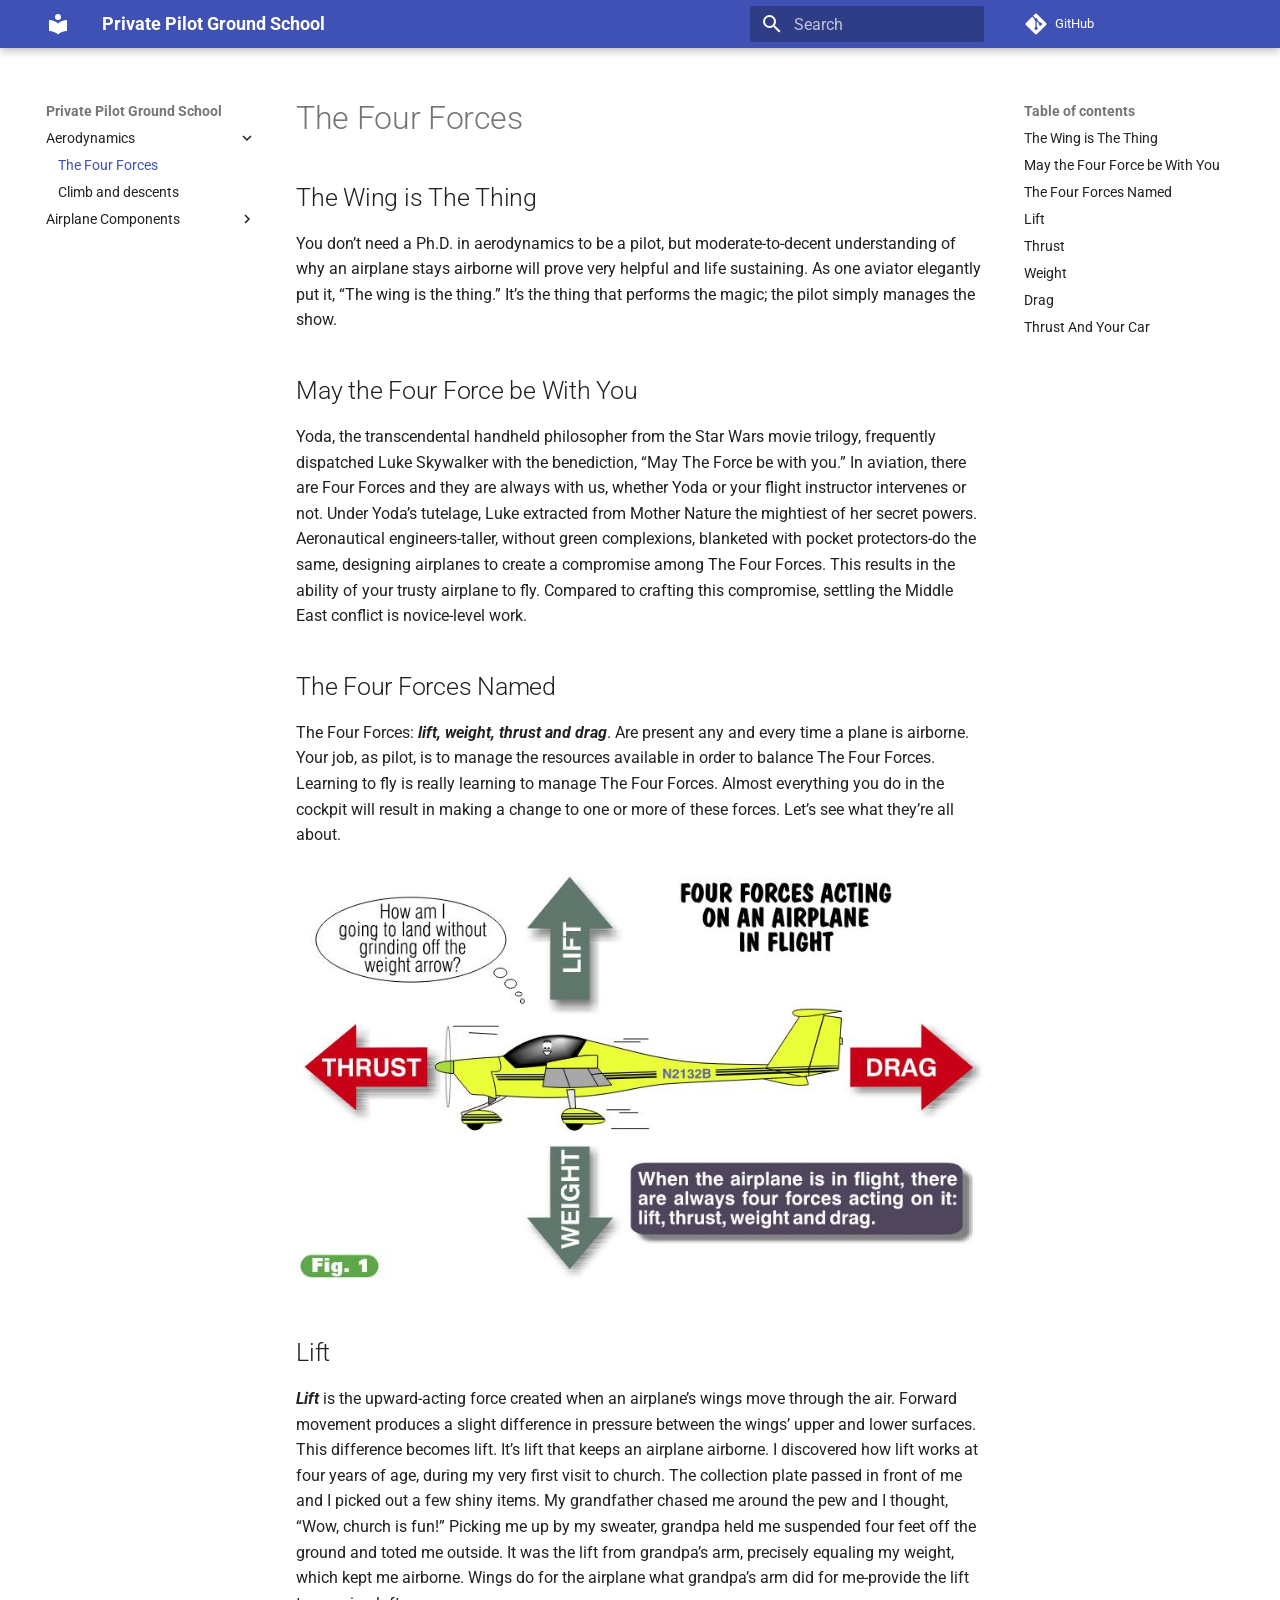
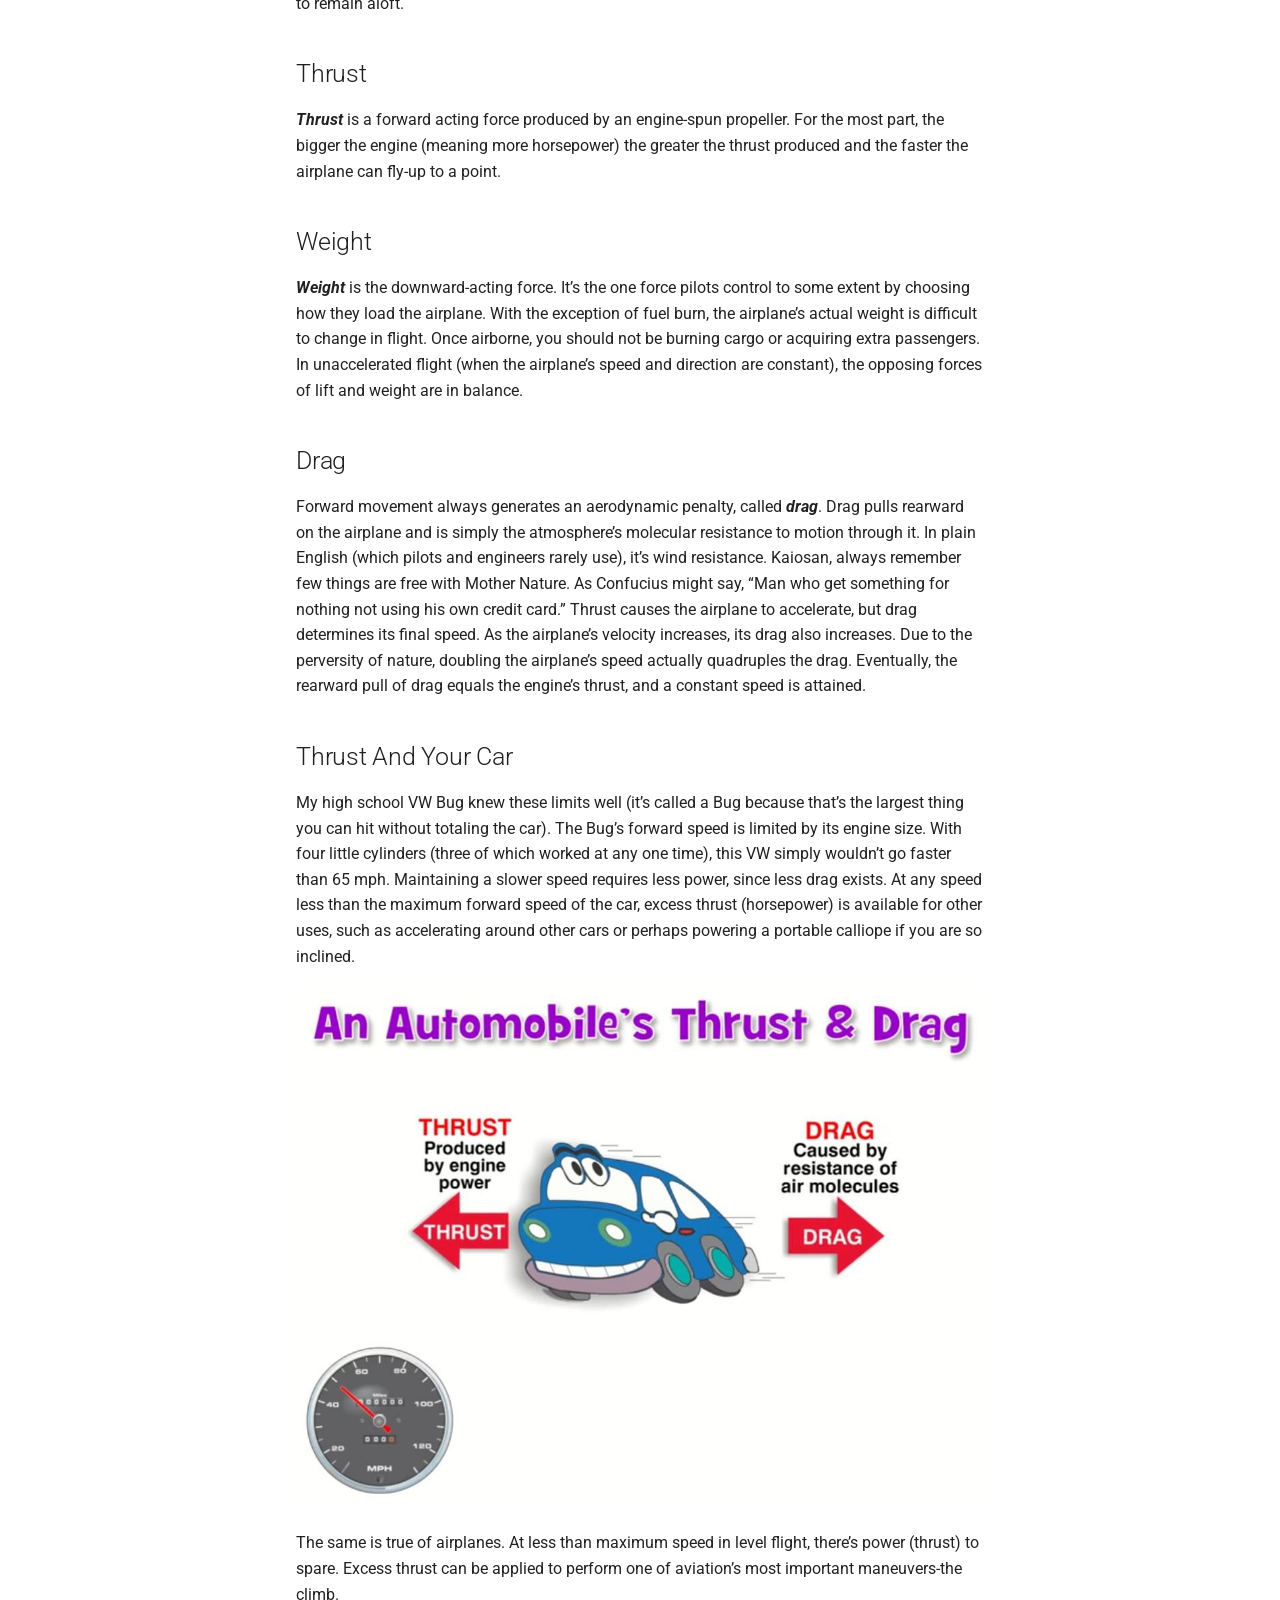
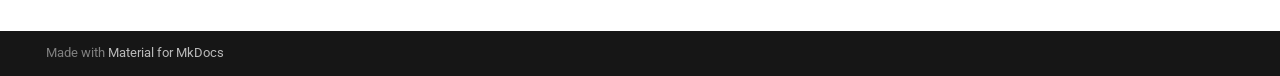
<file: aerodynamics/the-four-forces/index.html>
<!doctype html>
<html lang="en" class="no-js">
  <head>
    
      <meta charset="utf-8">
      <meta name="viewport" content="width=device-width,initial-scale=1">
      
      
      
        <link rel="canonical" href="https://mydomain.org/private-pilot/aerodynamics/the-four-forces/">
      
      
      
        <link rel="next" href="../climb-and-descents/">
      
      
        
      
      
      <link rel="icon" href="../../assets/images/favicon.png">
      <meta name="generator" content="mkdocs-1.6.1, mkdocs-material-9.7.0">
    
    
      
        <title>The Four Forces - Private Pilot Ground School</title>
      
    
    
      <link rel="stylesheet" href="../../assets/stylesheets/main.618322db.min.css">
      
      


    
    
      
    
    
      
        
        
        <link rel="preconnect" href="https://fonts.gstatic.com" crossorigin>
        <link rel="stylesheet" href="https://fonts.googleapis.com/css?family=Roboto:300,300i,400,400i,700,700i%7CRoboto+Mono:400,400i,700,700i&display=fallback">
        <style>:root{--md-text-font:"Roboto";--md-code-font:"Roboto Mono"}</style>
      
    
    
      <link rel="stylesheet" href="../../styles/extra.css">
    
    <script>__md_scope=new URL("../..",location),__md_hash=e=>[...e].reduce(((e,_)=>(e<<5)-e+_.charCodeAt(0)),0),__md_get=(e,_=localStorage,t=__md_scope)=>JSON.parse(_.getItem(t.pathname+"."+e)),__md_set=(e,_,t=localStorage,a=__md_scope)=>{try{t.setItem(a.pathname+"."+e,JSON.stringify(_))}catch(e){}}</script>
    
      

    
    
  </head>
  
  
    <body dir="ltr">
  
    
    <input class="md-toggle" data-md-toggle="drawer" type="checkbox" id="__drawer" autocomplete="off">
    <input class="md-toggle" data-md-toggle="search" type="checkbox" id="__search" autocomplete="off">
    <label class="md-overlay" for="__drawer"></label>
    <div data-md-component="skip">
      
        
        <a href="#the-four-forces" class="md-skip">
          Skip to content
        </a>
      
    </div>
    <div data-md-component="announce">
      
    </div>
    
    
      

  

<header class="md-header md-header--shadow" data-md-component="header">
  <nav class="md-header__inner md-grid" aria-label="Header">
    <a href="../.." title="Private Pilot Ground School" class="md-header__button md-logo" aria-label="Private Pilot Ground School" data-md-component="logo">
      
  
  <svg xmlns="http://www.w3.org/2000/svg" viewBox="0 0 24 24"><path d="M12 8a3 3 0 0 0 3-3 3 3 0 0 0-3-3 3 3 0 0 0-3 3 3 3 0 0 0 3 3m0 3.54C9.64 9.35 6.5 8 3 8v11c3.5 0 6.64 1.35 9 3.54 2.36-2.19 5.5-3.54 9-3.54V8c-3.5 0-6.64 1.35-9 3.54"/></svg>

    </a>
    <label class="md-header__button md-icon" for="__drawer">
      
      <svg xmlns="http://www.w3.org/2000/svg" viewBox="0 0 24 24"><path d="M3 6h18v2H3zm0 5h18v2H3zm0 5h18v2H3z"/></svg>
    </label>
    <div class="md-header__title" data-md-component="header-title">
      <div class="md-header__ellipsis">
        <div class="md-header__topic">
          <span class="md-ellipsis">
            Private Pilot Ground School
          </span>
        </div>
        <div class="md-header__topic" data-md-component="header-topic">
          <span class="md-ellipsis">
            
              The Four Forces
            
          </span>
        </div>
      </div>
    </div>
    
    
      <script>var palette=__md_get("__palette");if(palette&&palette.color){if("(prefers-color-scheme)"===palette.color.media){var media=matchMedia("(prefers-color-scheme: light)"),input=document.querySelector(media.matches?"[data-md-color-media='(prefers-color-scheme: light)']":"[data-md-color-media='(prefers-color-scheme: dark)']");palette.color.media=input.getAttribute("data-md-color-media"),palette.color.scheme=input.getAttribute("data-md-color-scheme"),palette.color.primary=input.getAttribute("data-md-color-primary"),palette.color.accent=input.getAttribute("data-md-color-accent")}for(var[key,value]of Object.entries(palette.color))document.body.setAttribute("data-md-color-"+key,value)}</script>
    
    
    
      
      
        <label class="md-header__button md-icon" for="__search">
          
          <svg xmlns="http://www.w3.org/2000/svg" viewBox="0 0 24 24"><path d="M9.5 3A6.5 6.5 0 0 1 16 9.5c0 1.61-.59 3.09-1.56 4.23l.27.27h.79l5 5-1.5 1.5-5-5v-.79l-.27-.27A6.52 6.52 0 0 1 9.5 16 6.5 6.5 0 0 1 3 9.5 6.5 6.5 0 0 1 9.5 3m0 2C7 5 5 7 5 9.5S7 14 9.5 14 14 12 14 9.5 12 5 9.5 5"/></svg>
        </label>
        <div class="md-search" data-md-component="search" role="dialog">
  <label class="md-search__overlay" for="__search"></label>
  <div class="md-search__inner" role="search">
    <form class="md-search__form" name="search">
      <input type="text" class="md-search__input" name="query" aria-label="Search" placeholder="Search" autocapitalize="off" autocorrect="off" autocomplete="off" spellcheck="false" data-md-component="search-query" required>
      <label class="md-search__icon md-icon" for="__search">
        
        <svg xmlns="http://www.w3.org/2000/svg" viewBox="0 0 24 24"><path d="M9.5 3A6.5 6.5 0 0 1 16 9.5c0 1.61-.59 3.09-1.56 4.23l.27.27h.79l5 5-1.5 1.5-5-5v-.79l-.27-.27A6.52 6.52 0 0 1 9.5 16 6.5 6.5 0 0 1 3 9.5 6.5 6.5 0 0 1 9.5 3m0 2C7 5 5 7 5 9.5S7 14 9.5 14 14 12 14 9.5 12 5 9.5 5"/></svg>
        
        <svg xmlns="http://www.w3.org/2000/svg" viewBox="0 0 24 24"><path d="M20 11v2H8l5.5 5.5-1.42 1.42L4.16 12l7.92-7.92L13.5 5.5 8 11z"/></svg>
      </label>
      <nav class="md-search__options" aria-label="Search">
        
        <button type="reset" class="md-search__icon md-icon" title="Clear" aria-label="Clear" tabindex="-1">
          
          <svg xmlns="http://www.w3.org/2000/svg" viewBox="0 0 24 24"><path d="M19 6.41 17.59 5 12 10.59 6.41 5 5 6.41 10.59 12 5 17.59 6.41 19 12 13.41 17.59 19 19 17.59 13.41 12z"/></svg>
        </button>
      </nav>
      
    </form>
    <div class="md-search__output">
      <div class="md-search__scrollwrap" tabindex="0" data-md-scrollfix>
        <div class="md-search-result" data-md-component="search-result">
          <div class="md-search-result__meta">
            Initializing search
          </div>
          <ol class="md-search-result__list" role="presentation"></ol>
        </div>
      </div>
    </div>
  </div>
</div>
      
    
    
      <div class="md-header__source">
        <a href="https://github.com/piomix/private-pilot-mkdocs.git" title="Go to repository" class="md-source" data-md-component="source">
  <div class="md-source__icon md-icon">
    
    <svg xmlns="http://www.w3.org/2000/svg" viewBox="0 0 448 512"><!--! Font Awesome Free 7.1.0 by @fontawesome - https://fontawesome.com License - https://fontawesome.com/license/free (Icons: CC BY 4.0, Fonts: SIL OFL 1.1, Code: MIT License) Copyright 2025 Fonticons, Inc.--><path d="M439.6 236.1 244 40.5c-5.4-5.5-12.8-8.5-20.4-8.5s-15 3-20.4 8.4L162.5 81l51.5 51.5c27.1-9.1 52.7 16.8 43.4 43.7l49.7 49.7c34.2-11.8 61.2 31 35.5 56.7-26.5 26.5-70.2-2.9-56-37.3L240.3 199v121.9c25.3 12.5 22.3 41.8 9.1 55-6.4 6.4-15.2 10.1-24.3 10.1s-17.8-3.6-24.3-10.1c-17.6-17.6-11.1-46.9 11.2-56v-123c-20.8-8.5-24.6-30.7-18.6-45L142.6 101 8.5 235.1C3 240.6 0 247.9 0 255.5s3 15 8.5 20.4l195.6 195.7c5.4 5.4 12.7 8.4 20.4 8.4s15-3 20.4-8.4l194.7-194.7c5.4-5.4 8.4-12.8 8.4-20.4s-3-15-8.4-20.4"/></svg>
  </div>
  <div class="md-source__repository">
    GitHub
  </div>
</a>
      </div>
    
  </nav>
  
</header>
    
    <div class="md-container" data-md-component="container">
      
      
        
          
        
      
      <main class="md-main" data-md-component="main">
        <div class="md-main__inner md-grid">
          
            
              
              <div class="md-sidebar md-sidebar--primary" data-md-component="sidebar" data-md-type="navigation" >
                <div class="md-sidebar__scrollwrap">
                  <div class="md-sidebar__inner">
                    



<nav class="md-nav md-nav--primary" aria-label="Navigation" data-md-level="0">
  <label class="md-nav__title" for="__drawer">
    <a href="../.." title="Private Pilot Ground School" class="md-nav__button md-logo" aria-label="Private Pilot Ground School" data-md-component="logo">
      
  
  <svg xmlns="http://www.w3.org/2000/svg" viewBox="0 0 24 24"><path d="M12 8a3 3 0 0 0 3-3 3 3 0 0 0-3-3 3 3 0 0 0-3 3 3 3 0 0 0 3 3m0 3.54C9.64 9.35 6.5 8 3 8v11c3.5 0 6.64 1.35 9 3.54 2.36-2.19 5.5-3.54 9-3.54V8c-3.5 0-6.64 1.35-9 3.54"/></svg>

    </a>
    Private Pilot Ground School
  </label>
  
    <div class="md-nav__source">
      <a href="https://github.com/piomix/private-pilot-mkdocs.git" title="Go to repository" class="md-source" data-md-component="source">
  <div class="md-source__icon md-icon">
    
    <svg xmlns="http://www.w3.org/2000/svg" viewBox="0 0 448 512"><!--! Font Awesome Free 7.1.0 by @fontawesome - https://fontawesome.com License - https://fontawesome.com/license/free (Icons: CC BY 4.0, Fonts: SIL OFL 1.1, Code: MIT License) Copyright 2025 Fonticons, Inc.--><path d="M439.6 236.1 244 40.5c-5.4-5.5-12.8-8.5-20.4-8.5s-15 3-20.4 8.4L162.5 81l51.5 51.5c27.1-9.1 52.7 16.8 43.4 43.7l49.7 49.7c34.2-11.8 61.2 31 35.5 56.7-26.5 26.5-70.2-2.9-56-37.3L240.3 199v121.9c25.3 12.5 22.3 41.8 9.1 55-6.4 6.4-15.2 10.1-24.3 10.1s-17.8-3.6-24.3-10.1c-17.6-17.6-11.1-46.9 11.2-56v-123c-20.8-8.5-24.6-30.7-18.6-45L142.6 101 8.5 235.1C3 240.6 0 247.9 0 255.5s3 15 8.5 20.4l195.6 195.7c5.4 5.4 12.7 8.4 20.4 8.4s15-3 20.4-8.4l194.7-194.7c5.4-5.4 8.4-12.8 8.4-20.4s-3-15-8.4-20.4"/></svg>
  </div>
  <div class="md-source__repository">
    GitHub
  </div>
</a>
    </div>
  
  <ul class="md-nav__list" data-md-scrollfix>
    
      
      
  
  
    
  
  
  
    
    
    
    
    
    <li class="md-nav__item md-nav__item--active md-nav__item--nested">
      
        
        
        <input class="md-nav__toggle md-toggle " type="checkbox" id="__nav_1" checked>
        
          
          <label class="md-nav__link" for="__nav_1" id="__nav_1_label" tabindex="0">
            
  
  
  <span class="md-ellipsis">
    
  
    Aerodynamics
  

    
  </span>
  
  

            <span class="md-nav__icon md-icon"></span>
          </label>
        
        <nav class="md-nav" data-md-level="1" aria-labelledby="__nav_1_label" aria-expanded="true">
          <label class="md-nav__title" for="__nav_1">
            <span class="md-nav__icon md-icon"></span>
            
  
    Aerodynamics
  

          </label>
          <ul class="md-nav__list" data-md-scrollfix>
            
              
                
  
  
    
  
  
  
    <li class="md-nav__item md-nav__item--active">
      
      <input class="md-nav__toggle md-toggle" type="checkbox" id="__toc">
      
      
        
      
      
        <label class="md-nav__link md-nav__link--active" for="__toc">
          
  
  
  <span class="md-ellipsis">
    
  
    The Four Forces
  

    
  </span>
  
  

          <span class="md-nav__icon md-icon"></span>
        </label>
      
      <a href="./" class="md-nav__link md-nav__link--active">
        
  
  
  <span class="md-ellipsis">
    
  
    The Four Forces
  

    
  </span>
  
  

      </a>
      
        

<nav class="md-nav md-nav--secondary" aria-label="Table of contents">
  
  
  
    
  
  
    <label class="md-nav__title" for="__toc">
      <span class="md-nav__icon md-icon"></span>
      Table of contents
    </label>
    <ul class="md-nav__list" data-md-component="toc" data-md-scrollfix>
      
        <li class="md-nav__item">
  <a href="#the-wing-is-the-thing" class="md-nav__link">
    <span class="md-ellipsis">
      
        The Wing is The Thing
      
    </span>
  </a>
  
</li>
      
        <li class="md-nav__item">
  <a href="#may-the-four-force-be-with-you" class="md-nav__link">
    <span class="md-ellipsis">
      
        May the Four Force be With You
      
    </span>
  </a>
  
</li>
      
        <li class="md-nav__item">
  <a href="#the-four-forces-named" class="md-nav__link">
    <span class="md-ellipsis">
      
        The Four Forces Named
      
    </span>
  </a>
  
</li>
      
        <li class="md-nav__item">
  <a href="#lift" class="md-nav__link">
    <span class="md-ellipsis">
      
        Lift
      
    </span>
  </a>
  
</li>
      
        <li class="md-nav__item">
  <a href="#thrust" class="md-nav__link">
    <span class="md-ellipsis">
      
        Thrust
      
    </span>
  </a>
  
</li>
      
        <li class="md-nav__item">
  <a href="#weight" class="md-nav__link">
    <span class="md-ellipsis">
      
        Weight
      
    </span>
  </a>
  
</li>
      
        <li class="md-nav__item">
  <a href="#drag" class="md-nav__link">
    <span class="md-ellipsis">
      
        Drag
      
    </span>
  </a>
  
</li>
      
        <li class="md-nav__item">
  <a href="#thrust-and-your-car" class="md-nav__link">
    <span class="md-ellipsis">
      
        Thrust And Your Car
      
    </span>
  </a>
  
</li>
      
    </ul>
  
</nav>
      
    </li>
  

              
            
              
                
  
  
  
  
    <li class="md-nav__item">
      <a href="../climb-and-descents/" class="md-nav__link">
        
  
  
  <span class="md-ellipsis">
    
  
    Climb and descents
  

    
  </span>
  
  

      </a>
    </li>
  

              
            
          </ul>
        </nav>
      
    </li>
  

    
      
      
  
  
  
  
    
    
    
    
    
    <li class="md-nav__item md-nav__item--nested">
      
        
        
        <input class="md-nav__toggle md-toggle " type="checkbox" id="__nav_2" >
        
          
          <label class="md-nav__link" for="__nav_2" id="__nav_2_label" tabindex="0">
            
  
  
  <span class="md-ellipsis">
    
  
    Airplane Components
  

    
  </span>
  
  

            <span class="md-nav__icon md-icon"></span>
          </label>
        
        <nav class="md-nav" data-md-level="1" aria-labelledby="__nav_2_label" aria-expanded="false">
          <label class="md-nav__title" for="__nav_2">
            <span class="md-nav__icon md-icon"></span>
            
  
    Airplane Components
  

          </label>
          <ul class="md-nav__list" data-md-scrollfix>
            
              
                
  
  
  
  
    <li class="md-nav__item">
      <a href="../../airplane%20components/airplane-components/" class="md-nav__link">
        
  
  
  <span class="md-ellipsis">
    
  
    Airplane Components
  

    
  </span>
  
  

      </a>
    </li>
  

              
            
          </ul>
        </nav>
      
    </li>
  

    
  </ul>
</nav>
                  </div>
                </div>
              </div>
            
            
              
              <div class="md-sidebar md-sidebar--secondary" data-md-component="sidebar" data-md-type="toc" >
                <div class="md-sidebar__scrollwrap">
                  <div class="md-sidebar__inner">
                    

<nav class="md-nav md-nav--secondary" aria-label="Table of contents">
  
  
  
    
  
  
    <label class="md-nav__title" for="__toc">
      <span class="md-nav__icon md-icon"></span>
      Table of contents
    </label>
    <ul class="md-nav__list" data-md-component="toc" data-md-scrollfix>
      
        <li class="md-nav__item">
  <a href="#the-wing-is-the-thing" class="md-nav__link">
    <span class="md-ellipsis">
      
        The Wing is The Thing
      
    </span>
  </a>
  
</li>
      
        <li class="md-nav__item">
  <a href="#may-the-four-force-be-with-you" class="md-nav__link">
    <span class="md-ellipsis">
      
        May the Four Force be With You
      
    </span>
  </a>
  
</li>
      
        <li class="md-nav__item">
  <a href="#the-four-forces-named" class="md-nav__link">
    <span class="md-ellipsis">
      
        The Four Forces Named
      
    </span>
  </a>
  
</li>
      
        <li class="md-nav__item">
  <a href="#lift" class="md-nav__link">
    <span class="md-ellipsis">
      
        Lift
      
    </span>
  </a>
  
</li>
      
        <li class="md-nav__item">
  <a href="#thrust" class="md-nav__link">
    <span class="md-ellipsis">
      
        Thrust
      
    </span>
  </a>
  
</li>
      
        <li class="md-nav__item">
  <a href="#weight" class="md-nav__link">
    <span class="md-ellipsis">
      
        Weight
      
    </span>
  </a>
  
</li>
      
        <li class="md-nav__item">
  <a href="#drag" class="md-nav__link">
    <span class="md-ellipsis">
      
        Drag
      
    </span>
  </a>
  
</li>
      
        <li class="md-nav__item">
  <a href="#thrust-and-your-car" class="md-nav__link">
    <span class="md-ellipsis">
      
        Thrust And Your Car
      
    </span>
  </a>
  
</li>
      
    </ul>
  
</nav>
                  </div>
                </div>
              </div>
            
          
          
            <div class="md-content" data-md-component="content">
              
              <article class="md-content__inner md-typeset">
                
                  


  
  


<h1 id="the-four-forces">The Four Forces</h1>
<h2 id="the-wing-is-the-thing">The Wing is The Thing</h2>
<p>You don’t need a Ph.D. in aerodynamics to be a pilot, but moderate-to-decent understanding of why an airplane stays airborne will prove very helpful and life sustaining.  As one aviator elegantly put it, “The wing is the thing.” It’s the thing that performs the magic; the pilot simply manages the show.</p>
<h2 id="may-the-four-force-be-with-you">May the Four Force be With You</h2>
<p>Yoda, the transcendental handheld philosopher from the Star Wars movie trilogy, frequently dispatched Luke Skywalker with the benediction, “May The Force be with you.” In aviation, there are Four Forces and they are always with us, whether Yoda or your flight instructor intervenes or not. Under Yoda’s tutelage, Luke extracted from Mother Nature the mightiest of her secret powers. Aeronautical engineers-taller, without green complexions, blanketed with pocket protectors-do the same, designing airplanes to create a compromise among The Four Forces. This results in the ability of your trusty airplane to fly. Compared to crafting this compromise, settling the Middle East conflict is novice-level work.</p>
<h2 id="the-four-forces-named">The Four Forces Named</h2>
<p>The Four Forces: <strong><em>lift, weight, thrust and drag</em></strong>. Are present any and every time a plane is airborne. Your job, as pilot, is to manage the resources available in order to balance The Four Forces. Learning to fly is really learning to manage The Four Forces. Almost everything you do in the cockpit will result in making a change to one or more of these forces. Let’s see what they’re all about. </p>
<p><img alt="Image describing the four forces" src="../../images/four-forces.jpg" title="The four forces" /></p>
<h2 id="lift">Lift</h2>
<p><strong><em>Lift</em></strong> is the upward-acting force created when an airplane’s wings move through the air. Forward movement produces a slight difference in pressure between the wings’ upper and lower surfaces. This difference becomes lift. It’s lift that keeps an airplane airborne. I discovered how lift works at four years of age, during my very first visit to church. The collection plate passed in front of me and I picked out a few shiny items. My grandfather chased me around the pew and I thought, “Wow, church is fun!” Picking me up by my sweater, grandpa held me suspended four feet off the ground and toted me outside. It was the lift from grandpa’s arm, precisely equaling my weight, which kept me airborne. Wings do for the airplane what grandpa’s arm did for me-provide the lift to remain aloft.</p>
<h2 id="thrust">Thrust</h2>
<p><strong><em>Thrust</em></strong> is a forward acting force produced by an engine-spun propeller. For the most part, the bigger the engine (meaning more horsepower) the greater the thrust produced and the faster the airplane can fly-up to a point. </p>
<h2 id="weight">Weight</h2>
<p><strong><em>Weight</em></strong> is the downward-acting force. It’s the one force pilots control to some extent by choosing how they load the airplane. With the exception of fuel burn, the airplane’s actual weight is difficult to change in flight. Once airborne, you should not be burning cargo or acquiring extra passengers. In unaccelerated flight (when the airplane’s speed and direction are constant), the opposing forces of lift and weight are in balance.</p>
<h2 id="drag">Drag</h2>
<p>Forward movement always generates an aerodynamic penalty, called <strong><em>drag</em></strong>. Drag pulls rearward on the airplane and is simply the atmosphere’s molecular resistance to motion through it. In plain English (which pilots and engineers rarely use), it’s wind resistance. Kaiosan, always remember few things are free with Mother Nature. As Confucius might say, “Man who get something for nothing not using his own credit card.” Thrust causes the airplane to accelerate, but drag determines its final speed. As the airplane’s velocity increases, its drag also increases. Due to the perversity of nature, doubling the airplane’s speed actually quadruples the drag. Eventually, the rearward pull of drag equals the engine’s thrust, and a constant speed is attained.</p>
<h2 id="thrust-and-your-car">Thrust And Your Car</h2>
<p>My high school VW Bug knew these limits well (it’s called a Bug because that’s the largest thing you can hit without totaling the car). The Bug’s forward speed is limited by its engine size. With four little cylinders (three of which worked at any one time), this VW simply wouldn’t go faster than 65 mph. Maintaining a slower speed requires less power, since less drag exists. At any speed less than the maximum forward speed of the car, excess thrust (horsepower) is available for other uses, such as accelerating around other cars or perhaps powering a portable calliope if you are so inclined. </p>
<p><img alt="Image describing thrust and drag" src="../../images/thrust-drag.jpg" title="An automobile's Thrust and Drag" /></p>
<p>The same is true of airplanes. At less than maximum speed in level flight, there’s power (thrust) to spare. Excess thrust can be applied to perform one of aviation’s most important maneuvers-the climb.</p>












                
              </article>
            </div>
          
          
<script>var target=document.getElementById(location.hash.slice(1));target&&target.name&&(target.checked=target.name.startsWith("__tabbed_"))</script>
        </div>
        
      </main>
      
        <footer class="md-footer">
  
  <div class="md-footer-meta md-typeset">
    <div class="md-footer-meta__inner md-grid">
      <div class="md-copyright">
  
  
    Made with
    <a href="https://squidfunk.github.io/mkdocs-material/" target="_blank" rel="noopener">
      Material for MkDocs
    </a>
  
</div>
      
    </div>
  </div>
</footer>
      
    </div>
    <div class="md-dialog" data-md-component="dialog">
      <div class="md-dialog__inner md-typeset"></div>
    </div>
    
    
    
      
      
      <script id="__config" type="application/json">{"annotate": null, "base": "../..", "features": [], "search": "../../assets/javascripts/workers/search.7a47a382.min.js", "tags": null, "translations": {"clipboard.copied": "Copied to clipboard", "clipboard.copy": "Copy to clipboard", "search.result.more.one": "1 more on this page", "search.result.more.other": "# more on this page", "search.result.none": "No matching documents", "search.result.one": "1 matching document", "search.result.other": "# matching documents", "search.result.placeholder": "Type to start searching", "search.result.term.missing": "Missing", "select.version": "Select version"}, "version": null}</script>
    
    
      <script src="../../assets/javascripts/bundle.e71a0d61.min.js"></script>
      
    
  </body>
</html>
</file>
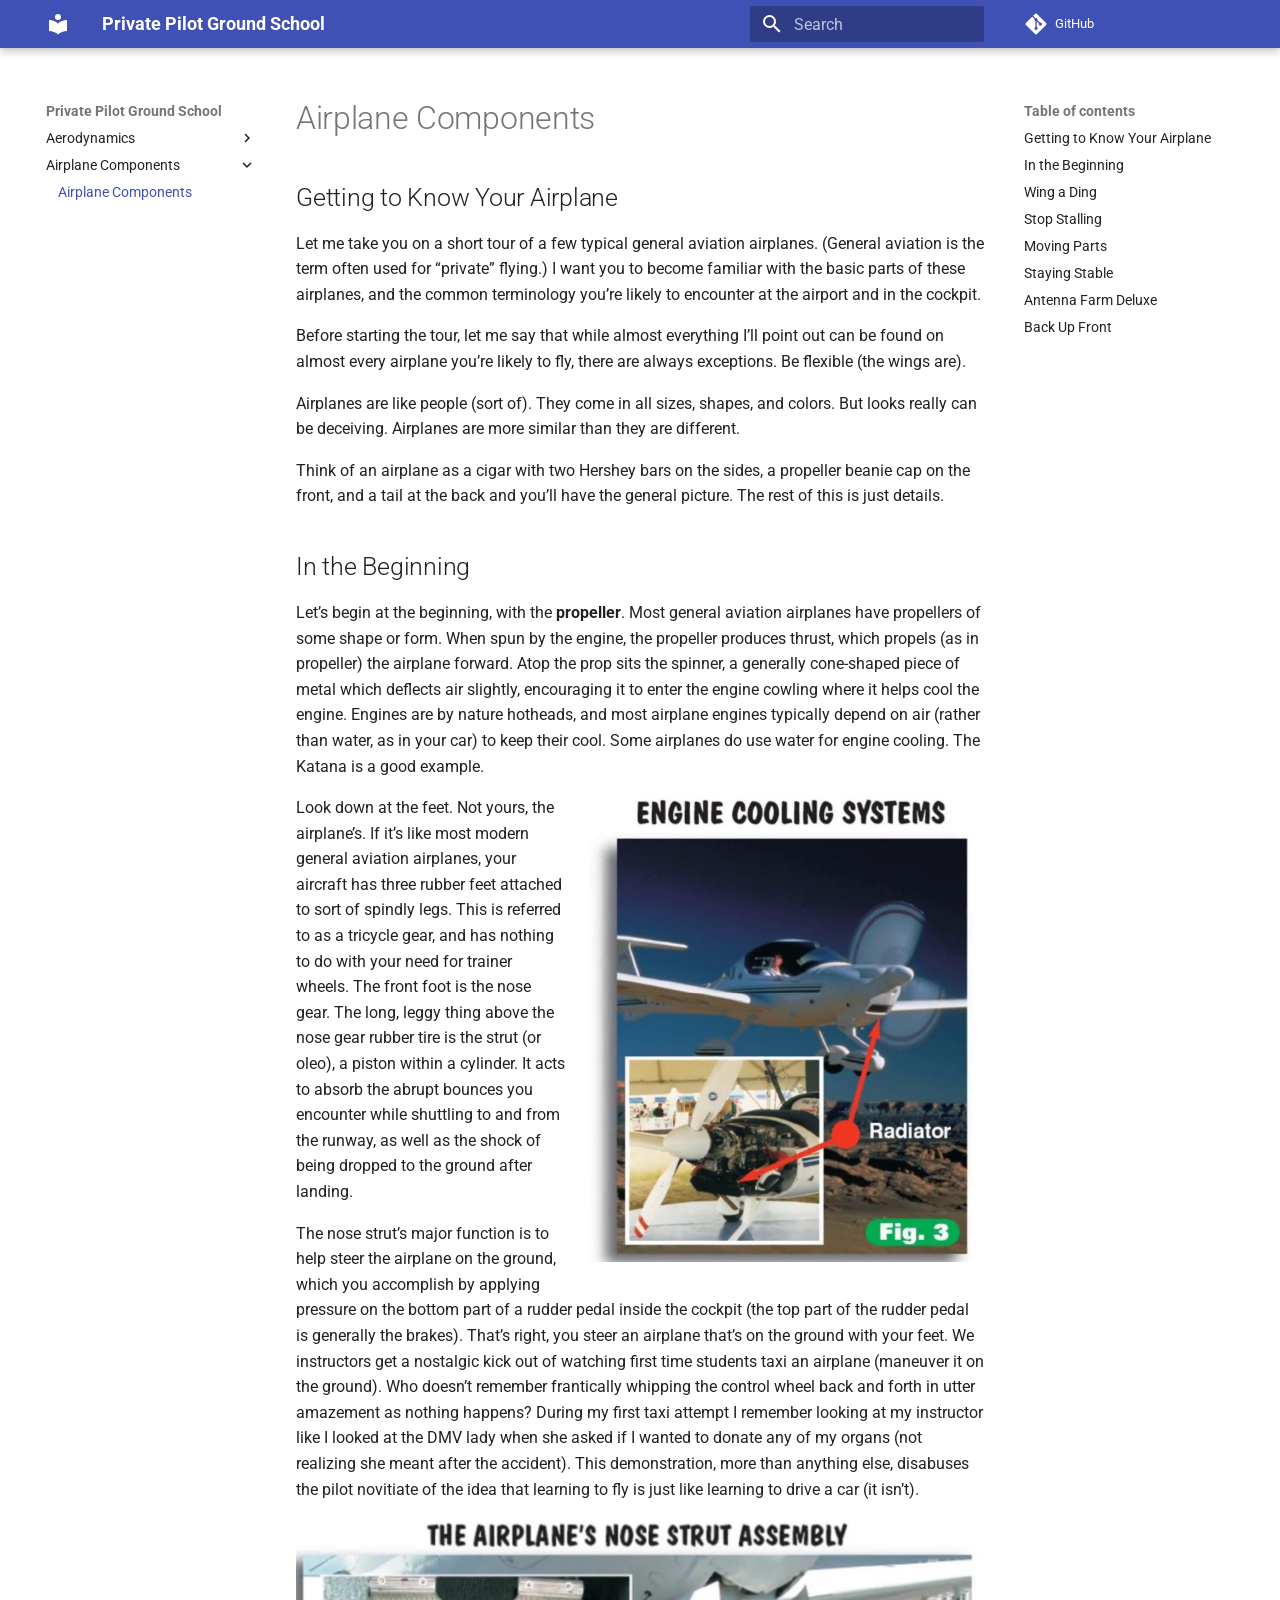
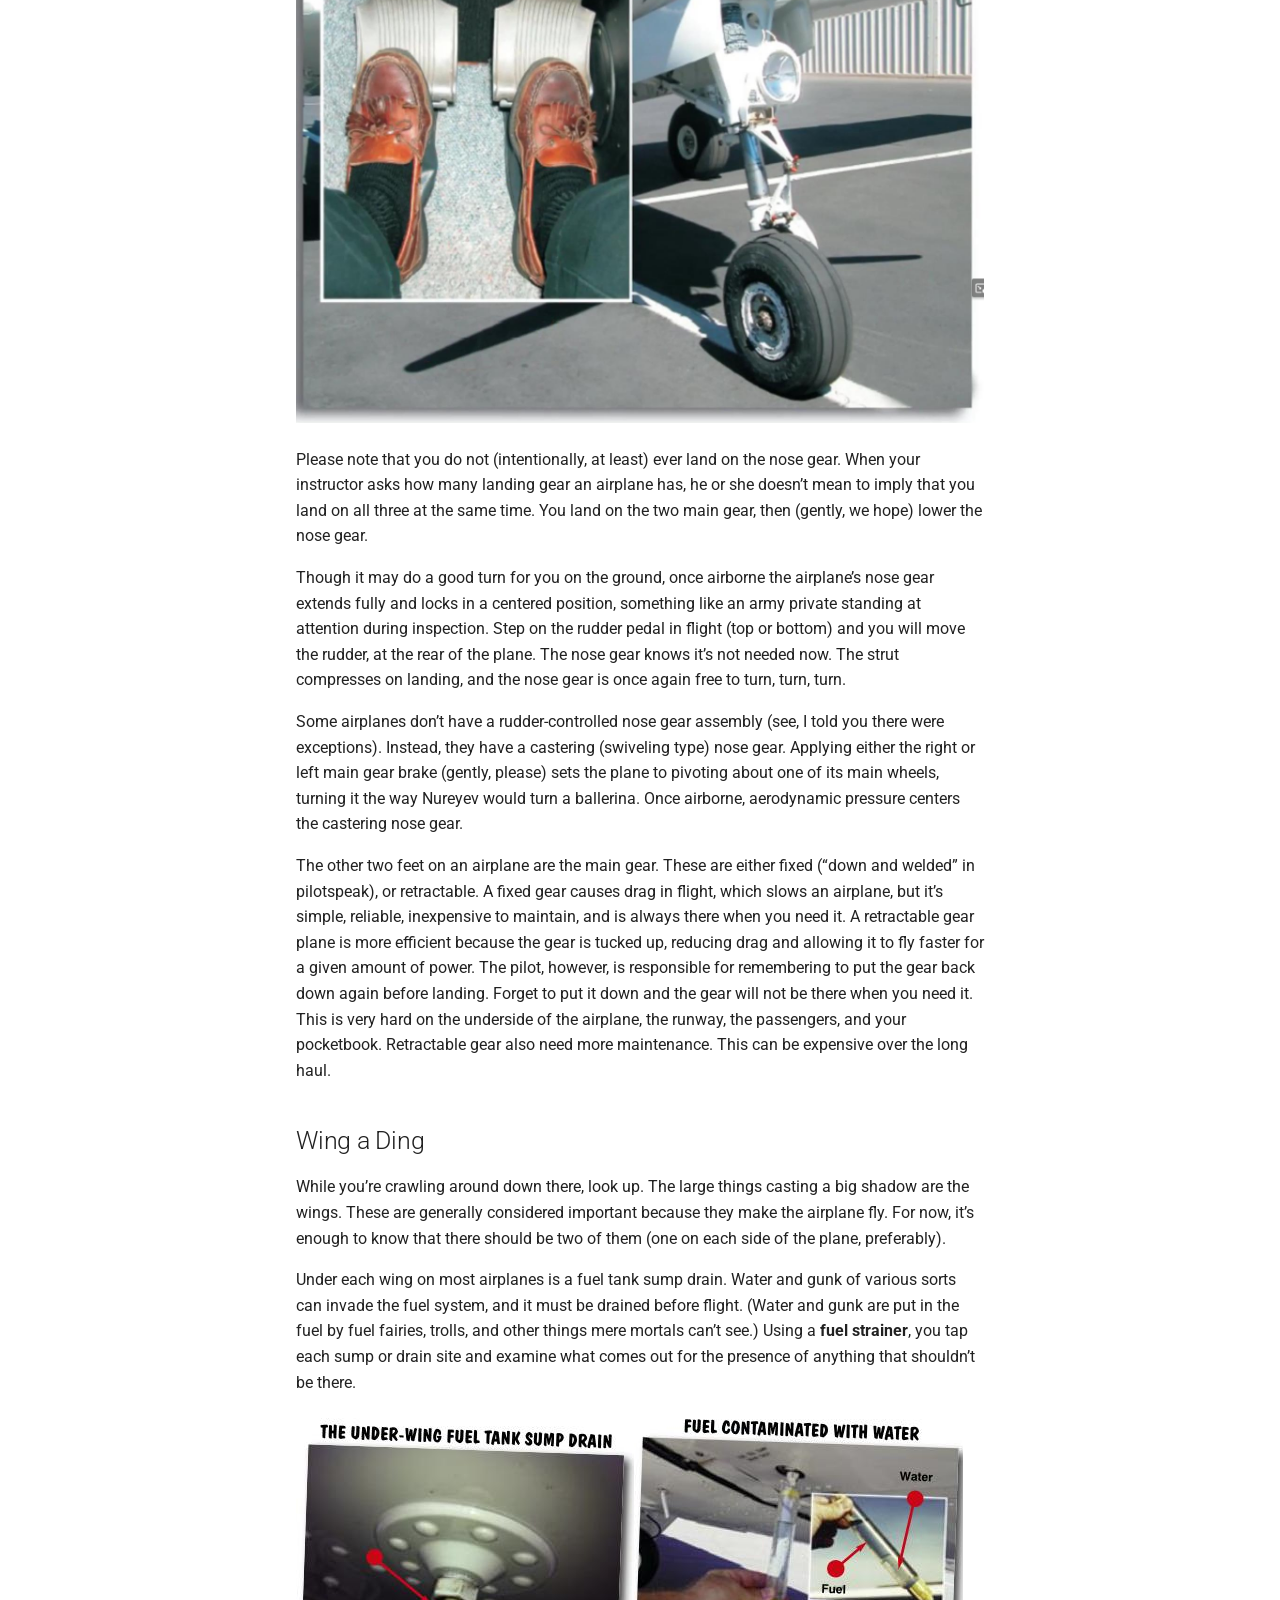
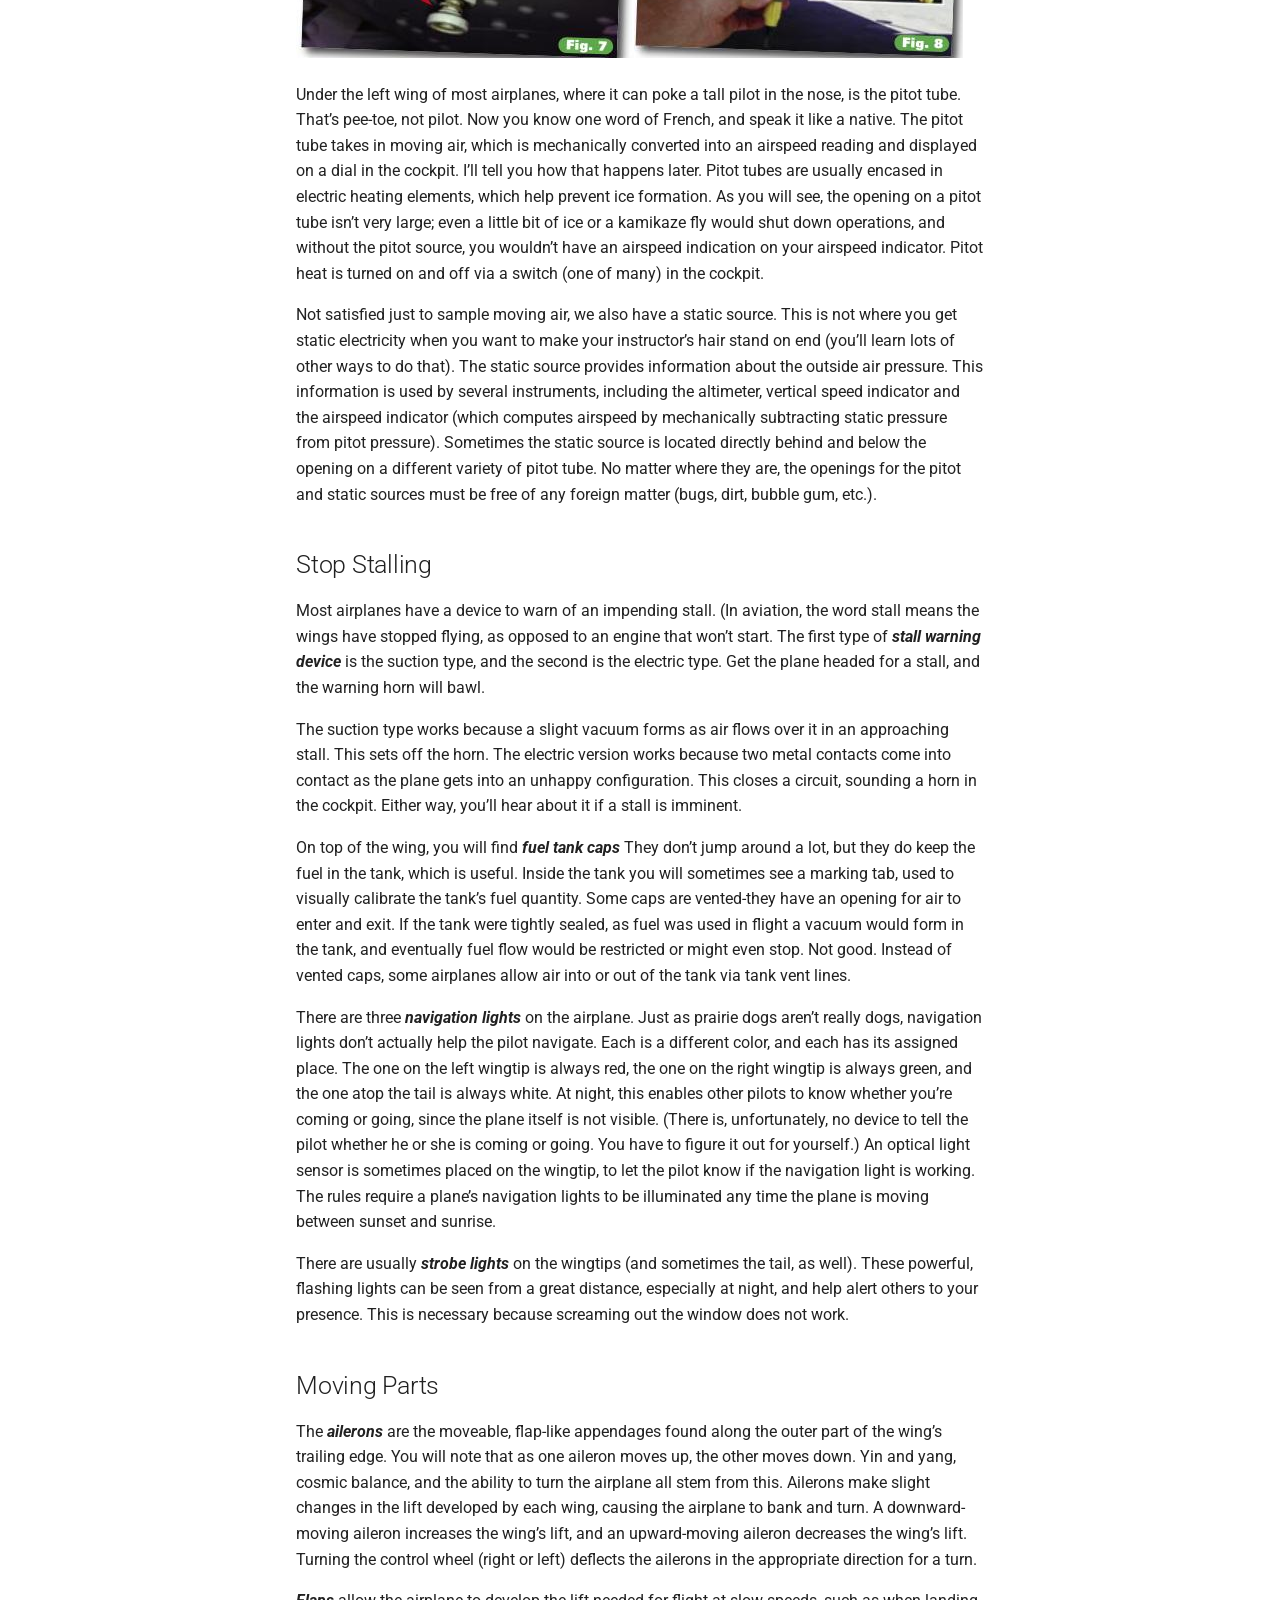
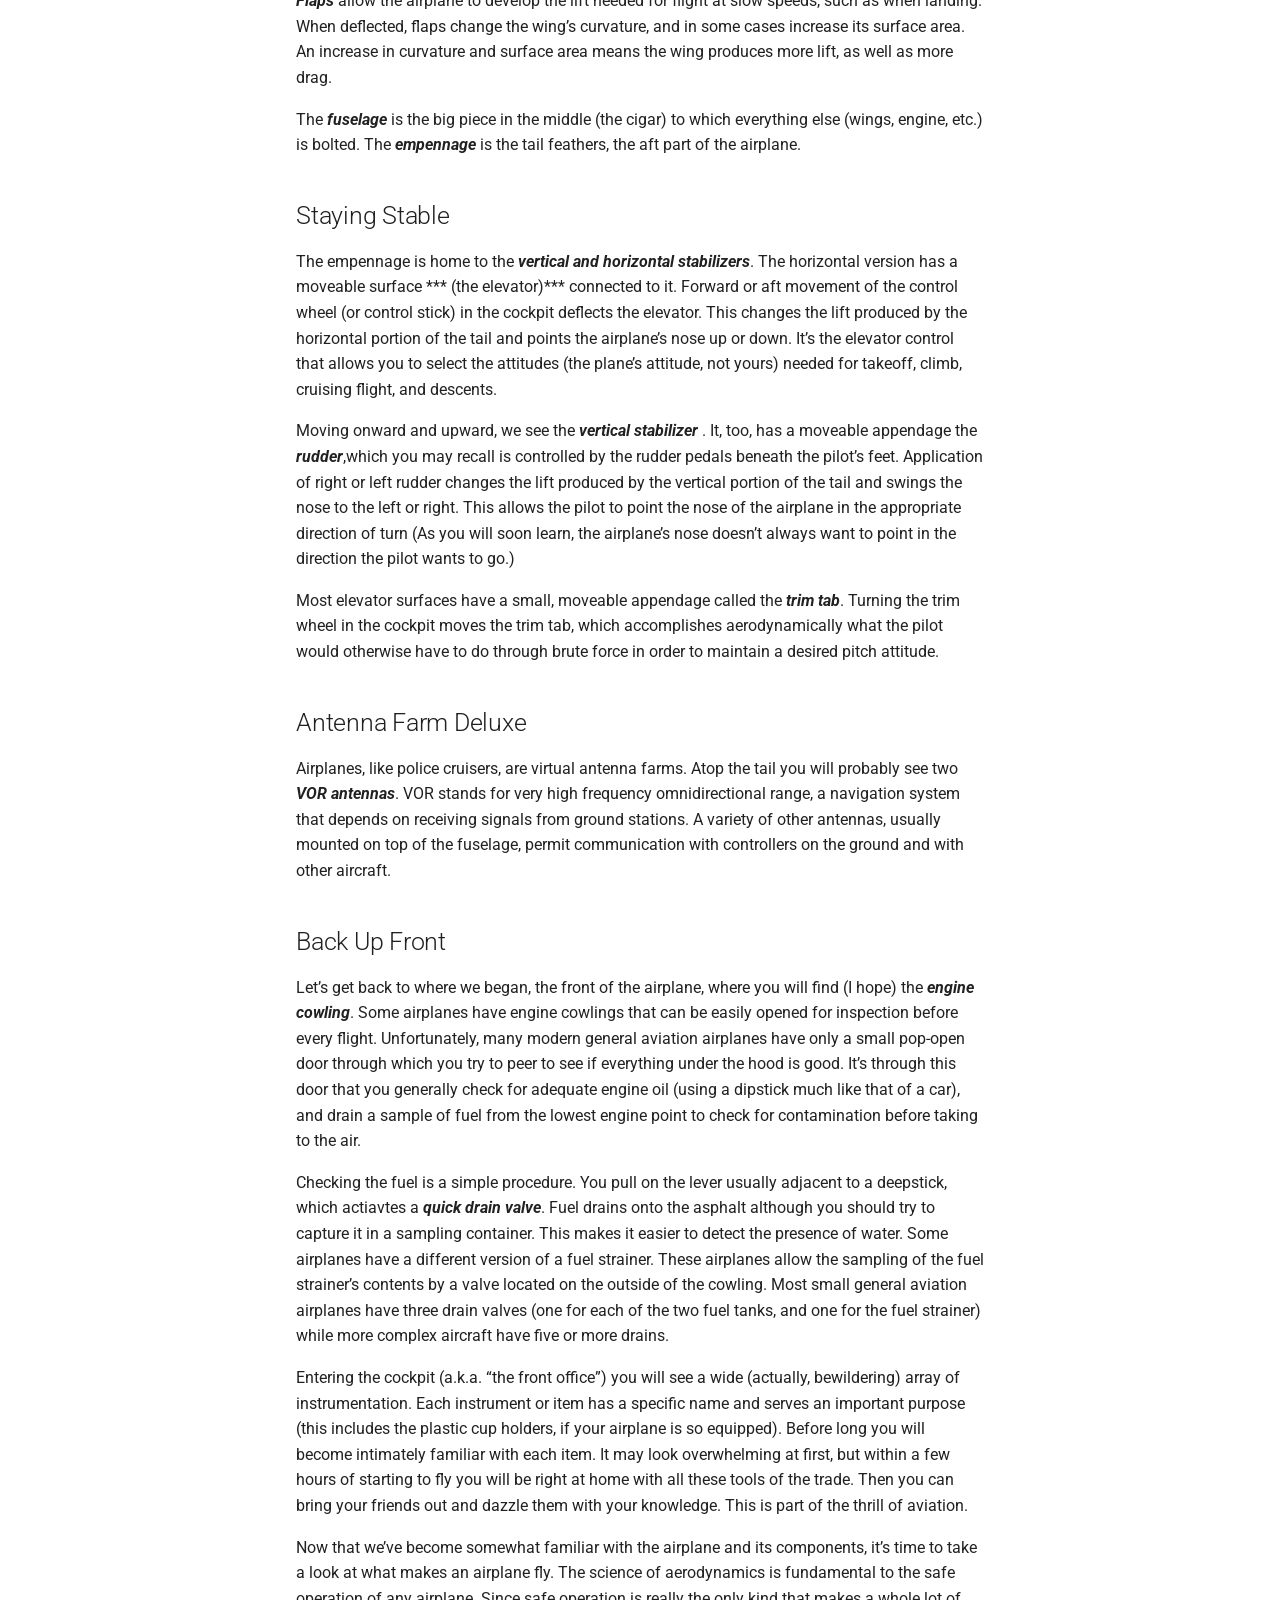
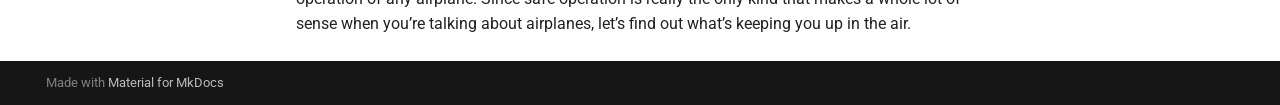
<file: airplane components/airplane-components/index.html>
<!doctype html>
<html lang="en" class="no-js">
  <head>
    
      <meta charset="utf-8">
      <meta name="viewport" content="width=device-width,initial-scale=1">
      
      
      
        <link rel="canonical" href="https://mydomain.org/private-pilot/airplane%20components/airplane-components/">
      
      
        <link rel="prev" href="../../aerodynamics/climb-and-descents/">
      
      
      
        
      
      
      <link rel="icon" href="../../assets/images/favicon.png">
      <meta name="generator" content="mkdocs-1.6.1, mkdocs-material-9.7.0">
    
    
      
        <title>Airplane Components - Private Pilot Ground School</title>
      
    
    
      <link rel="stylesheet" href="../../assets/stylesheets/main.618322db.min.css">
      
      


    
    
      
    
    
      
        
        
        <link rel="preconnect" href="https://fonts.gstatic.com" crossorigin>
        <link rel="stylesheet" href="https://fonts.googleapis.com/css?family=Roboto:300,300i,400,400i,700,700i%7CRoboto+Mono:400,400i,700,700i&display=fallback">
        <style>:root{--md-text-font:"Roboto";--md-code-font:"Roboto Mono"}</style>
      
    
    
      <link rel="stylesheet" href="../../styles/extra.css">
    
    <script>__md_scope=new URL("../..",location),__md_hash=e=>[...e].reduce(((e,_)=>(e<<5)-e+_.charCodeAt(0)),0),__md_get=(e,_=localStorage,t=__md_scope)=>JSON.parse(_.getItem(t.pathname+"."+e)),__md_set=(e,_,t=localStorage,a=__md_scope)=>{try{t.setItem(a.pathname+"."+e,JSON.stringify(_))}catch(e){}}</script>
    
      

    
    
  </head>
  
  
    <body dir="ltr">
  
    
    <input class="md-toggle" data-md-toggle="drawer" type="checkbox" id="__drawer" autocomplete="off">
    <input class="md-toggle" data-md-toggle="search" type="checkbox" id="__search" autocomplete="off">
    <label class="md-overlay" for="__drawer"></label>
    <div data-md-component="skip">
      
        
        <a href="#airplane-components" class="md-skip">
          Skip to content
        </a>
      
    </div>
    <div data-md-component="announce">
      
    </div>
    
    
      

  

<header class="md-header md-header--shadow" data-md-component="header">
  <nav class="md-header__inner md-grid" aria-label="Header">
    <a href="../.." title="Private Pilot Ground School" class="md-header__button md-logo" aria-label="Private Pilot Ground School" data-md-component="logo">
      
  
  <svg xmlns="http://www.w3.org/2000/svg" viewBox="0 0 24 24"><path d="M12 8a3 3 0 0 0 3-3 3 3 0 0 0-3-3 3 3 0 0 0-3 3 3 3 0 0 0 3 3m0 3.54C9.64 9.35 6.5 8 3 8v11c3.5 0 6.64 1.35 9 3.54 2.36-2.19 5.5-3.54 9-3.54V8c-3.5 0-6.64 1.35-9 3.54"/></svg>

    </a>
    <label class="md-header__button md-icon" for="__drawer">
      
      <svg xmlns="http://www.w3.org/2000/svg" viewBox="0 0 24 24"><path d="M3 6h18v2H3zm0 5h18v2H3zm0 5h18v2H3z"/></svg>
    </label>
    <div class="md-header__title" data-md-component="header-title">
      <div class="md-header__ellipsis">
        <div class="md-header__topic">
          <span class="md-ellipsis">
            Private Pilot Ground School
          </span>
        </div>
        <div class="md-header__topic" data-md-component="header-topic">
          <span class="md-ellipsis">
            
              Airplane Components
            
          </span>
        </div>
      </div>
    </div>
    
    
      <script>var palette=__md_get("__palette");if(palette&&palette.color){if("(prefers-color-scheme)"===palette.color.media){var media=matchMedia("(prefers-color-scheme: light)"),input=document.querySelector(media.matches?"[data-md-color-media='(prefers-color-scheme: light)']":"[data-md-color-media='(prefers-color-scheme: dark)']");palette.color.media=input.getAttribute("data-md-color-media"),palette.color.scheme=input.getAttribute("data-md-color-scheme"),palette.color.primary=input.getAttribute("data-md-color-primary"),palette.color.accent=input.getAttribute("data-md-color-accent")}for(var[key,value]of Object.entries(palette.color))document.body.setAttribute("data-md-color-"+key,value)}</script>
    
    
    
      
      
        <label class="md-header__button md-icon" for="__search">
          
          <svg xmlns="http://www.w3.org/2000/svg" viewBox="0 0 24 24"><path d="M9.5 3A6.5 6.5 0 0 1 16 9.5c0 1.61-.59 3.09-1.56 4.23l.27.27h.79l5 5-1.5 1.5-5-5v-.79l-.27-.27A6.52 6.52 0 0 1 9.5 16 6.5 6.5 0 0 1 3 9.5 6.5 6.5 0 0 1 9.5 3m0 2C7 5 5 7 5 9.5S7 14 9.5 14 14 12 14 9.5 12 5 9.5 5"/></svg>
        </label>
        <div class="md-search" data-md-component="search" role="dialog">
  <label class="md-search__overlay" for="__search"></label>
  <div class="md-search__inner" role="search">
    <form class="md-search__form" name="search">
      <input type="text" class="md-search__input" name="query" aria-label="Search" placeholder="Search" autocapitalize="off" autocorrect="off" autocomplete="off" spellcheck="false" data-md-component="search-query" required>
      <label class="md-search__icon md-icon" for="__search">
        
        <svg xmlns="http://www.w3.org/2000/svg" viewBox="0 0 24 24"><path d="M9.5 3A6.5 6.5 0 0 1 16 9.5c0 1.61-.59 3.09-1.56 4.23l.27.27h.79l5 5-1.5 1.5-5-5v-.79l-.27-.27A6.52 6.52 0 0 1 9.5 16 6.5 6.5 0 0 1 3 9.5 6.5 6.5 0 0 1 9.5 3m0 2C7 5 5 7 5 9.5S7 14 9.5 14 14 12 14 9.5 12 5 9.5 5"/></svg>
        
        <svg xmlns="http://www.w3.org/2000/svg" viewBox="0 0 24 24"><path d="M20 11v2H8l5.5 5.5-1.42 1.42L4.16 12l7.92-7.92L13.5 5.5 8 11z"/></svg>
      </label>
      <nav class="md-search__options" aria-label="Search">
        
        <button type="reset" class="md-search__icon md-icon" title="Clear" aria-label="Clear" tabindex="-1">
          
          <svg xmlns="http://www.w3.org/2000/svg" viewBox="0 0 24 24"><path d="M19 6.41 17.59 5 12 10.59 6.41 5 5 6.41 10.59 12 5 17.59 6.41 19 12 13.41 17.59 19 19 17.59 13.41 12z"/></svg>
        </button>
      </nav>
      
    </form>
    <div class="md-search__output">
      <div class="md-search__scrollwrap" tabindex="0" data-md-scrollfix>
        <div class="md-search-result" data-md-component="search-result">
          <div class="md-search-result__meta">
            Initializing search
          </div>
          <ol class="md-search-result__list" role="presentation"></ol>
        </div>
      </div>
    </div>
  </div>
</div>
      
    
    
      <div class="md-header__source">
        <a href="https://github.com/piomix/private-pilot-mkdocs.git" title="Go to repository" class="md-source" data-md-component="source">
  <div class="md-source__icon md-icon">
    
    <svg xmlns="http://www.w3.org/2000/svg" viewBox="0 0 448 512"><!--! Font Awesome Free 7.1.0 by @fontawesome - https://fontawesome.com License - https://fontawesome.com/license/free (Icons: CC BY 4.0, Fonts: SIL OFL 1.1, Code: MIT License) Copyright 2025 Fonticons, Inc.--><path d="M439.6 236.1 244 40.5c-5.4-5.5-12.8-8.5-20.4-8.5s-15 3-20.4 8.4L162.5 81l51.5 51.5c27.1-9.1 52.7 16.8 43.4 43.7l49.7 49.7c34.2-11.8 61.2 31 35.5 56.7-26.5 26.5-70.2-2.9-56-37.3L240.3 199v121.9c25.3 12.5 22.3 41.8 9.1 55-6.4 6.4-15.2 10.1-24.3 10.1s-17.8-3.6-24.3-10.1c-17.6-17.6-11.1-46.9 11.2-56v-123c-20.8-8.5-24.6-30.7-18.6-45L142.6 101 8.5 235.1C3 240.6 0 247.9 0 255.5s3 15 8.5 20.4l195.6 195.7c5.4 5.4 12.7 8.4 20.4 8.4s15-3 20.4-8.4l194.7-194.7c5.4-5.4 8.4-12.8 8.4-20.4s-3-15-8.4-20.4"/></svg>
  </div>
  <div class="md-source__repository">
    GitHub
  </div>
</a>
      </div>
    
  </nav>
  
</header>
    
    <div class="md-container" data-md-component="container">
      
      
        
          
        
      
      <main class="md-main" data-md-component="main">
        <div class="md-main__inner md-grid">
          
            
              
              <div class="md-sidebar md-sidebar--primary" data-md-component="sidebar" data-md-type="navigation" >
                <div class="md-sidebar__scrollwrap">
                  <div class="md-sidebar__inner">
                    



<nav class="md-nav md-nav--primary" aria-label="Navigation" data-md-level="0">
  <label class="md-nav__title" for="__drawer">
    <a href="../.." title="Private Pilot Ground School" class="md-nav__button md-logo" aria-label="Private Pilot Ground School" data-md-component="logo">
      
  
  <svg xmlns="http://www.w3.org/2000/svg" viewBox="0 0 24 24"><path d="M12 8a3 3 0 0 0 3-3 3 3 0 0 0-3-3 3 3 0 0 0-3 3 3 3 0 0 0 3 3m0 3.54C9.64 9.35 6.5 8 3 8v11c3.5 0 6.64 1.35 9 3.54 2.36-2.19 5.5-3.54 9-3.54V8c-3.5 0-6.64 1.35-9 3.54"/></svg>

    </a>
    Private Pilot Ground School
  </label>
  
    <div class="md-nav__source">
      <a href="https://github.com/piomix/private-pilot-mkdocs.git" title="Go to repository" class="md-source" data-md-component="source">
  <div class="md-source__icon md-icon">
    
    <svg xmlns="http://www.w3.org/2000/svg" viewBox="0 0 448 512"><!--! Font Awesome Free 7.1.0 by @fontawesome - https://fontawesome.com License - https://fontawesome.com/license/free (Icons: CC BY 4.0, Fonts: SIL OFL 1.1, Code: MIT License) Copyright 2025 Fonticons, Inc.--><path d="M439.6 236.1 244 40.5c-5.4-5.5-12.8-8.5-20.4-8.5s-15 3-20.4 8.4L162.5 81l51.5 51.5c27.1-9.1 52.7 16.8 43.4 43.7l49.7 49.7c34.2-11.8 61.2 31 35.5 56.7-26.5 26.5-70.2-2.9-56-37.3L240.3 199v121.9c25.3 12.5 22.3 41.8 9.1 55-6.4 6.4-15.2 10.1-24.3 10.1s-17.8-3.6-24.3-10.1c-17.6-17.6-11.1-46.9 11.2-56v-123c-20.8-8.5-24.6-30.7-18.6-45L142.6 101 8.5 235.1C3 240.6 0 247.9 0 255.5s3 15 8.5 20.4l195.6 195.7c5.4 5.4 12.7 8.4 20.4 8.4s15-3 20.4-8.4l194.7-194.7c5.4-5.4 8.4-12.8 8.4-20.4s-3-15-8.4-20.4"/></svg>
  </div>
  <div class="md-source__repository">
    GitHub
  </div>
</a>
    </div>
  
  <ul class="md-nav__list" data-md-scrollfix>
    
      
      
  
  
  
  
    
    
    
    
    
    <li class="md-nav__item md-nav__item--nested">
      
        
        
        <input class="md-nav__toggle md-toggle " type="checkbox" id="__nav_1" >
        
          
          <label class="md-nav__link" for="__nav_1" id="__nav_1_label" tabindex="0">
            
  
  
  <span class="md-ellipsis">
    
  
    Aerodynamics
  

    
  </span>
  
  

            <span class="md-nav__icon md-icon"></span>
          </label>
        
        <nav class="md-nav" data-md-level="1" aria-labelledby="__nav_1_label" aria-expanded="false">
          <label class="md-nav__title" for="__nav_1">
            <span class="md-nav__icon md-icon"></span>
            
  
    Aerodynamics
  

          </label>
          <ul class="md-nav__list" data-md-scrollfix>
            
              
                
  
  
  
  
    <li class="md-nav__item">
      <a href="../../aerodynamics/the-four-forces/" class="md-nav__link">
        
  
  
  <span class="md-ellipsis">
    
  
    The Four Forces
  

    
  </span>
  
  

      </a>
    </li>
  

              
            
              
                
  
  
  
  
    <li class="md-nav__item">
      <a href="../../aerodynamics/climb-and-descents/" class="md-nav__link">
        
  
  
  <span class="md-ellipsis">
    
  
    Climb and descents
  

    
  </span>
  
  

      </a>
    </li>
  

              
            
          </ul>
        </nav>
      
    </li>
  

    
      
      
  
  
    
  
  
  
    
    
    
    
    
    <li class="md-nav__item md-nav__item--active md-nav__item--nested">
      
        
        
        <input class="md-nav__toggle md-toggle " type="checkbox" id="__nav_2" checked>
        
          
          <label class="md-nav__link" for="__nav_2" id="__nav_2_label" tabindex="0">
            
  
  
  <span class="md-ellipsis">
    
  
    Airplane Components
  

    
  </span>
  
  

            <span class="md-nav__icon md-icon"></span>
          </label>
        
        <nav class="md-nav" data-md-level="1" aria-labelledby="__nav_2_label" aria-expanded="true">
          <label class="md-nav__title" for="__nav_2">
            <span class="md-nav__icon md-icon"></span>
            
  
    Airplane Components
  

          </label>
          <ul class="md-nav__list" data-md-scrollfix>
            
              
                
  
  
    
  
  
  
    <li class="md-nav__item md-nav__item--active">
      
      <input class="md-nav__toggle md-toggle" type="checkbox" id="__toc">
      
      
        
      
      
        <label class="md-nav__link md-nav__link--active" for="__toc">
          
  
  
  <span class="md-ellipsis">
    
  
    Airplane Components
  

    
  </span>
  
  

          <span class="md-nav__icon md-icon"></span>
        </label>
      
      <a href="./" class="md-nav__link md-nav__link--active">
        
  
  
  <span class="md-ellipsis">
    
  
    Airplane Components
  

    
  </span>
  
  

      </a>
      
        

<nav class="md-nav md-nav--secondary" aria-label="Table of contents">
  
  
  
    
  
  
    <label class="md-nav__title" for="__toc">
      <span class="md-nav__icon md-icon"></span>
      Table of contents
    </label>
    <ul class="md-nav__list" data-md-component="toc" data-md-scrollfix>
      
        <li class="md-nav__item">
  <a href="#getting-to-know-your-airplane" class="md-nav__link">
    <span class="md-ellipsis">
      
        Getting to Know Your Airplane
      
    </span>
  </a>
  
</li>
      
        <li class="md-nav__item">
  <a href="#in-the-beginning" class="md-nav__link">
    <span class="md-ellipsis">
      
        In the Beginning
      
    </span>
  </a>
  
</li>
      
        <li class="md-nav__item">
  <a href="#wing-a-ding" class="md-nav__link">
    <span class="md-ellipsis">
      
        Wing a Ding
      
    </span>
  </a>
  
</li>
      
        <li class="md-nav__item">
  <a href="#stop-stalling" class="md-nav__link">
    <span class="md-ellipsis">
      
        Stop Stalling
      
    </span>
  </a>
  
</li>
      
        <li class="md-nav__item">
  <a href="#moving-parts" class="md-nav__link">
    <span class="md-ellipsis">
      
        Moving Parts
      
    </span>
  </a>
  
</li>
      
        <li class="md-nav__item">
  <a href="#staying-stable" class="md-nav__link">
    <span class="md-ellipsis">
      
        Staying Stable
      
    </span>
  </a>
  
</li>
      
        <li class="md-nav__item">
  <a href="#antenna-farm-deluxe" class="md-nav__link">
    <span class="md-ellipsis">
      
        Antenna Farm Deluxe
      
    </span>
  </a>
  
</li>
      
        <li class="md-nav__item">
  <a href="#back-up-front" class="md-nav__link">
    <span class="md-ellipsis">
      
        Back Up Front
      
    </span>
  </a>
  
</li>
      
    </ul>
  
</nav>
      
    </li>
  

              
            
          </ul>
        </nav>
      
    </li>
  

    
  </ul>
</nav>
                  </div>
                </div>
              </div>
            
            
              
              <div class="md-sidebar md-sidebar--secondary" data-md-component="sidebar" data-md-type="toc" >
                <div class="md-sidebar__scrollwrap">
                  <div class="md-sidebar__inner">
                    

<nav class="md-nav md-nav--secondary" aria-label="Table of contents">
  
  
  
    
  
  
    <label class="md-nav__title" for="__toc">
      <span class="md-nav__icon md-icon"></span>
      Table of contents
    </label>
    <ul class="md-nav__list" data-md-component="toc" data-md-scrollfix>
      
        <li class="md-nav__item">
  <a href="#getting-to-know-your-airplane" class="md-nav__link">
    <span class="md-ellipsis">
      
        Getting to Know Your Airplane
      
    </span>
  </a>
  
</li>
      
        <li class="md-nav__item">
  <a href="#in-the-beginning" class="md-nav__link">
    <span class="md-ellipsis">
      
        In the Beginning
      
    </span>
  </a>
  
</li>
      
        <li class="md-nav__item">
  <a href="#wing-a-ding" class="md-nav__link">
    <span class="md-ellipsis">
      
        Wing a Ding
      
    </span>
  </a>
  
</li>
      
        <li class="md-nav__item">
  <a href="#stop-stalling" class="md-nav__link">
    <span class="md-ellipsis">
      
        Stop Stalling
      
    </span>
  </a>
  
</li>
      
        <li class="md-nav__item">
  <a href="#moving-parts" class="md-nav__link">
    <span class="md-ellipsis">
      
        Moving Parts
      
    </span>
  </a>
  
</li>
      
        <li class="md-nav__item">
  <a href="#staying-stable" class="md-nav__link">
    <span class="md-ellipsis">
      
        Staying Stable
      
    </span>
  </a>
  
</li>
      
        <li class="md-nav__item">
  <a href="#antenna-farm-deluxe" class="md-nav__link">
    <span class="md-ellipsis">
      
        Antenna Farm Deluxe
      
    </span>
  </a>
  
</li>
      
        <li class="md-nav__item">
  <a href="#back-up-front" class="md-nav__link">
    <span class="md-ellipsis">
      
        Back Up Front
      
    </span>
  </a>
  
</li>
      
    </ul>
  
</nav>
                  </div>
                </div>
              </div>
            
          
          
            <div class="md-content" data-md-component="content">
              
              <article class="md-content__inner md-typeset">
                
                  


  
  


<h1 id="airplane-components">Airplane Components</h1>
<h2 id="getting-to-know-your-airplane">Getting to Know Your Airplane</h2>
<p>Let me take you on a short tour of a few typical general aviation airplanes. (General aviation is the term often used for “private” flying.) I want you to become familiar with the basic parts of these airplanes, and the common terminology you’re likely to encounter at the airport and in the cockpit.</p>
<p>Before starting the tour, let me say that while almost everything I’ll point out can be found on almost every airplane you’re likely to fly, there are always exceptions. Be flexible (the wings are).</p>
<p>Airplanes are like people (sort of). They come in all sizes, shapes, and colors. But looks really can be deceiving. Airplanes are more similar than they are different. </p>
<p>Think of an airplane as a cigar with two Hershey bars on the sides, a propeller beanie cap on the front, and a tail at the back and you’ll have the general picture. The rest of this is just details. </p>
<h2 id="in-the-beginning">In the Beginning</h2>
<p>Let’s begin at the beginning, with the <strong>propeller</strong>. Most general aviation airplanes have propellers of some shape or form. When spun by the engine, the propeller produces thrust, which propels (as in propeller) the airplane forward. Atop the prop sits the spinner, a generally cone-shaped piece of metal which deflects air slightly, encouraging it to enter the engine cowling where it helps cool the engine. Engines are by nature hotheads, and most airplane engines typically depend on air (rather than water, as in your car) to keep their cool. Some airplanes do use water for engine cooling. The Katana is a good example.</p>
<p><img src="../../images/water-cooled.jpg" align="right" alt="Engine cooling example" width="400"/></p>
<p>Look down at the feet. Not yours, the airplane’s. If it’s like most modern general aviation airplanes, your aircraft has three rubber feet attached to sort of spindly legs. This is referred to as a tricycle gear, and has nothing to do with your need for trainer wheels. The front foot is the nose gear. The long, leggy thing above the nose gear rubber tire is the strut  (or oleo), a piston within a cylinder. It acts to absorb the abrupt bounces you encounter while shuttling to and from the runway, as well as the shock of being dropped to the ground after landing.</p>
<p>The nose strut’s major function is to help steer the airplane on the ground, which you accomplish by applying pressure on the bottom  part of a rudder pedal  inside the cockpit (the top part of the rudder pedal is generally the brakes). That’s right, you steer an airplane that’s on the ground with your feet. We instructors get a nostalgic kick out of watching first time students taxi an airplane (maneuver it on the ground). Who doesn’t remember frantically whipping the control wheel back and forth in utter amazement as nothing happens? During my first taxi attempt I remember looking at my instructor like I looked at the DMV lady when she asked if I wanted to donate any of my organs (not realizing she meant after the accident). This demonstration, more than anything else, disabuses the pilot novitiate of the idea that learning to fly is just like learning to drive a car (it isn’t).</p>
<p><img alt="Image of a nose strut" src="../../images/nose-strut.jpg" title="Nose strut and rudder pedals" /></p>
<p>Please note that you do not (intentionally, at least) ever land on the nose gear. When your instructor asks how many landing gear an airplane has, he or she doesn’t mean to imply that you land on all three at the same time. You land on the two main gear, then (gently, we hope) lower the nose gear. </p>
<p>Though it may do a good turn for you on the ground, once airborne the airplane’s nose gear extends fully and locks in a centered position, something like an army private standing at attention during inspection. Step on the rudder pedal in flight (top or bottom) and you will move the rudder, at the rear of the plane. The nose gear knows it’s not needed now. The strut compresses on landing, and the nose gear is once again free to turn, turn, turn.</p>
<p>Some airplanes don’t have a rudder-controlled nose gear assembly (see, I told you there were exceptions). Instead, they have a castering (swiveling type) nose gear. Applying either the right or left main gear brake (gently, please) sets the plane to pivoting about one of its main wheels, turning it the way Nureyev would turn a ballerina. Once airborne, aerodynamic pressure centers the castering nose gear.</p>
<p>The other two feet on an airplane are the main gear. These are either fixed (“down and welded” in pilotspeak), or retractable. A fixed gear causes drag in flight, which slows an airplane, but it’s simple, reliable, inexpensive to maintain, and is always there when you need it. A retractable gear plane is more efficient because the gear is tucked up, reducing drag and allowing it to fly faster for a given amount of power. The pilot, however, is responsible for remembering to put the gear back down again before landing. Forget to put it down and the gear will not  be there when you need it. This is very hard on the underside of the airplane, the runway, the passengers, and your pocketbook. Retractable gear also need more maintenance. This can be expensive over the long haul.</p>
<h2 id="wing-a-ding">Wing a Ding</h2>
<p>While you’re crawling around down there, look up. The large things casting a big shadow are the wings. These are generally considered important because they make the airplane fly. For now, it’s enough to know that there should be two of them (one on each side of the plane, preferably).</p>
<p>Under each wing on most airplanes is a fuel tank sump drain. Water and gunk of various sorts can invade the fuel system, and it must be drained before flight. (Water and gunk are put in the fuel by fuel fairies, trolls, and other things mere mortals can’t see.) Using a <strong>fuel strainer</strong>, you tap each sump or drain site and examine what comes out for the presence of anything that shouldn’t be there.</p>
<p><img alt="Sump drain image" src="../../images/sump-drain.jpg" title="Sump drain sample" /><img alt="Fuel contaminated image" src="../../images/fuel-contaminated.jpg" title="Fuel contamination with water" /></p>
<p>Under the left wing of most airplanes, where it can poke a tall pilot in the nose, is the pitot tube. That’s pee-toe, not pilot. Now you know one word of French, and speak it like a native. The pitot tube takes in moving air, which is mechanically converted into an airspeed reading and displayed on a dial in the cockpit. I’ll tell you how that happens later. Pitot tubes are usually encased in electric heating elements, which help prevent ice formation. As you will see, the opening on a pitot tube isn’t very large; even a little bit of ice or a kamikaze fly would shut down operations, and without the pitot source, you wouldn’t have an airspeed indication on your airspeed indicator. Pitot heat is turned on and off via a switch (one of many) in the cockpit.</p>
<p>Not satisfied just to sample moving air, we also have a static source. This is not where you get static electricity when you want to make your instructor’s hair stand on end (you’ll learn lots of other ways to do that). The static source provides information about the outside air pressure. This information is used by several instruments, including the altimeter, vertical speed indicator and the airspeed indicator (which computes airspeed by mechanically subtracting static pressure from pitot pressure). Sometimes the static source is located directly behind and below the opening on a different variety of pitot tube. No matter where they are, the openings for the pitot and static sources must be free of any foreign matter (bugs, dirt, bubble gum, etc.).</p>
<h2 id="stop-stalling">Stop Stalling</h2>
<p>Most airplanes have a device to warn of an impending stall. (In aviation, the word stall means the wings have stopped flying, as opposed to an engine that won’t start. The first type of <strong><em>stall warning device</em></strong> is the suction type, and the second is the electric type. Get the plane headed for a stall, and the warning horn will bawl.</p>
<p>The suction type works because a slight vacuum forms as air flows over it in an approaching stall. This sets off the horn. The electric version works because two metal contacts come into contact as the plane gets into an unhappy configuration. This closes a circuit, sounding a horn in the cockpit. Either way, you’ll hear about it if a stall is imminent.</p>
<p>On top of the wing, you will find <strong><em>fuel tank caps</em></strong> They don’t jump around a lot, but they do keep the fuel in the tank, which is useful. Inside the tank you will sometimes see a marking tab, used to visually calibrate the tank’s fuel quantity. Some caps are vented-they have an opening for air to enter and exit. If the tank were tightly sealed, as fuel was used in flight a vacuum would form in the tank, and eventually fuel flow would be restricted or might even stop. Not good. Instead of vented caps, some airplanes allow air into or out of the tank via tank vent lines.</p>
<p>There are three <strong><em>navigation lights</em></strong> on the airplane. Just as prairie dogs aren’t really dogs, navigation lights don’t actually help the pilot navigate. Each is a different color, and each has its assigned place. The one on the left wingtip is always red, the one on the right wingtip is always green, and the one atop the tail is always white. At night, this enables other pilots to know whether you’re coming or going, since the plane itself is not visible. (There is, unfortunately, no device to tell the pilot whether he or she is coming or going. You have to figure it out for yourself.) An optical light sensor is sometimes placed on the wingtip, to let the pilot know if the navigation light is working. The rules require a plane’s navigation lights to be illuminated any time the plane is moving between sunset and sunrise.</p>
<p>There are usually <strong><em>strobe lights</em></strong> on the wingtips (and sometimes the tail, as well). These powerful, flashing lights can be seen from a great distance, especially at night, and help alert others to your presence. This is necessary because screaming out the window does not work.</p>
<h2 id="moving-parts">Moving Parts</h2>
<p>The <strong><em>ailerons</em></strong> are the moveable, flap-like appendages found along the outer part of the wing’s trailing edge. You will note that as one aileron moves up, the other moves down. Yin and yang, cosmic balance, and the ability to turn the airplane all stem from this. Ailerons make slight changes in the lift developed by each wing, causing the airplane to bank and turn. A downward-moving aileron increases the wing’s lift, and an upward-moving aileron decreases the wing’s lift. Turning the control wheel (right or left) deflects the ailerons in the appropriate direction for a turn.</p>
<p><strong><em>Flaps</em></strong> allow the airplane to develop the lift needed for flight at slow speeds, such as when landing. When deflected, flaps change the wing’s curvature, and in some cases increase its surface area. An increase in curvature and surface area means the wing produces more lift, as well as more drag.</p>
<p>The <strong><em>fuselage</em></strong> is the big piece in the middle (the cigar) to which everything else (wings, engine, etc.) is bolted. The <strong><em>empennage</em></strong> is the tail feathers, the aft part of the airplane.</p>
<h2 id="staying-stable">Staying Stable</h2>
<p>The empennage is home to the <strong><em>vertical and horizontal stabilizers</em></strong>. The horizontal version has a moveable surface *** (the elevator)***  connected to it. Forward or aft movement of the control wheel (or control stick) in the cockpit deflects the elevator. This changes the lift produced by the horizontal portion of the tail and points the airplane’s nose up or down. It’s the elevator control that allows you to select the attitudes (the plane’s attitude, not yours) needed for takeoff, climb, cruising flight, and descents.</p>
<p>Moving onward and upward, we see the <strong><em>vertical stabilizer</em></strong> . It, too, has a moveable appendage the <strong><em>rudder</em></strong>,which you may recall is controlled by the rudder pedals beneath the pilot’s feet. Application of right or left rudder changes the lift produced by the vertical portion of the tail and swings the nose to the left or right. This allows the pilot to point the nose of the airplane in the appropriate direction of turn (As you will soon learn, the airplane’s nose doesn’t always want to point in the direction the pilot wants to go.)</p>
<p>Most elevator surfaces have a small, moveable appendage called the <strong><em>trim tab</em></strong>. Turning the trim wheel in the cockpit moves the trim tab, which accomplishes aerodynamically what the pilot would otherwise have to do through brute force in order to maintain a desired pitch attitude.</p>
<h2 id="antenna-farm-deluxe">Antenna Farm Deluxe</h2>
<p>Airplanes, like police cruisers, are virtual antenna farms. Atop the tail you will probably see two <strong><em>VOR antennas</em></strong>. VOR stands for very high frequency omnidirectional range, a navigation system that depends on receiving signals from ground stations. A variety of other antennas, usually mounted on top of the fuselage, permit communication with controllers on the ground and with other aircraft.</p>
<h2 id="back-up-front">Back Up Front</h2>
<p>Let’s get back to where we began, the front of the airplane, where you will find (I hope) the <strong><em>engine cowling</em></strong>. Some airplanes have engine cowlings that can be easily opened for inspection before every flight. Unfortunately, many modern general aviation airplanes have only a small pop-open door through which you try to peer to see if everything under the hood is good. It’s through this door that you generally check for adequate engine oil (using a dipstick much like that of a car), and drain a sample of fuel from the lowest engine point to check for contamination before taking to the air. </p>
<p>Checking the fuel is a simple procedure. You pull on the lever usually adjacent to a deepstick, which actiavtes a <strong><em>quick drain valve</em></strong>. Fuel drains onto the asphalt although you should try to capture it in a sampling container. This makes it easier to detect the presence of water. Some airplanes have a different version of a fuel strainer. These airplanes allow the sampling of the fuel strainer’s contents by a valve located on the outside of the cowling. Most small general aviation airplanes have three drain valves (one for each of the two fuel tanks, and one for the fuel strainer) while more complex aircraft have five or more drains. </p>
<p>Entering the cockpit (a.k.a. “the front office”) you will see a wide (actually, bewildering) array of instrumentation. Each instrument or item has a specific name and serves an important purpose (this includes the plastic cup holders, if your airplane is so equipped). Before long you will become intimately familiar with each item. It may look overwhelming at first, but within a few hours of starting to fly you will be right at home with all these tools of the trade. Then you can bring your friends out and dazzle them with your knowledge. This is part of the thrill of aviation.</p>
<p>Now that we’ve become somewhat familiar with the airplane and its components, it’s time to take a look at what makes an airplane fly. The science of aerodynamics is fundamental to the safe operation of any airplane. Since safe operation is really the only kind that makes a whole lot of sense when you’re talking about airplanes, let’s find out what’s keeping you up in the air.</p>












                
              </article>
            </div>
          
          
<script>var target=document.getElementById(location.hash.slice(1));target&&target.name&&(target.checked=target.name.startsWith("__tabbed_"))</script>
        </div>
        
      </main>
      
        <footer class="md-footer">
  
  <div class="md-footer-meta md-typeset">
    <div class="md-footer-meta__inner md-grid">
      <div class="md-copyright">
  
  
    Made with
    <a href="https://squidfunk.github.io/mkdocs-material/" target="_blank" rel="noopener">
      Material for MkDocs
    </a>
  
</div>
      
    </div>
  </div>
</footer>
      
    </div>
    <div class="md-dialog" data-md-component="dialog">
      <div class="md-dialog__inner md-typeset"></div>
    </div>
    
    
    
      
      
      <script id="__config" type="application/json">{"annotate": null, "base": "../..", "features": [], "search": "../../assets/javascripts/workers/search.7a47a382.min.js", "tags": null, "translations": {"clipboard.copied": "Copied to clipboard", "clipboard.copy": "Copy to clipboard", "search.result.more.one": "1 more on this page", "search.result.more.other": "# more on this page", "search.result.none": "No matching documents", "search.result.one": "1 matching document", "search.result.other": "# matching documents", "search.result.placeholder": "Type to start searching", "search.result.term.missing": "Missing", "select.version": "Select version"}, "version": null}</script>
    
    
      <script src="../../assets/javascripts/bundle.e71a0d61.min.js"></script>
      
    
  </body>
</html>
</file>
<file: styles/extra.css>
.md-typeset img.img-tiny {
  max-width: 100px;
  height: auto;
}
.md-typeset img.img-small {
  max-width: 200px;
  height: auto;
}

.md-typeset img.img-medium {
  max-width: 400px;
  height: auto;
}

.md-typeset img.img-medium-large {
  max-width: 600px;
  height: auto;
}

.md-typeset img.img-large {
  max-width: 800px;
  height: auto;
}

.md-typeset img.img-center {
  display: block;
  margin: 1rem auto;
}
</file>
<file: assets/stylesheets/main.618322db.min.css>
@charset "UTF-8";html{-webkit-text-size-adjust:none;-moz-text-size-adjust:none;text-size-adjust:none;box-sizing:border-box}*,:after,:before{box-sizing:inherit}@media (prefers-reduced-motion){*,:after,:before{transition:none!important}}body{margin:0}a,button,input,label{-webkit-tap-highlight-color:transparent}a{color:inherit;text-decoration:none}hr{border:0;box-sizing:initial;display:block;height:.05rem;overflow:visible;padding:0}small{font-size:80%}sub,sup{line-height:1em}img{border-style:none}table{border-collapse:initial;border-spacing:0}td,th{font-weight:400;vertical-align:top}button{background:#0000;border:0;font-family:inherit;font-size:inherit;margin:0;padding:0}input{border:0;outline:none}:root{--md-primary-fg-color:#4051b5;--md-primary-fg-color--light:#5d6cc0;--md-primary-fg-color--dark:#303fa1;--md-primary-bg-color:#fff;--md-primary-bg-color--light:#ffffffb3;--md-accent-fg-color:#526cfe;--md-accent-fg-color--transparent:#526cfe1a;--md-accent-bg-color:#fff;--md-accent-bg-color--light:#ffffffb3}[data-md-color-scheme=default]{color-scheme:light}[data-md-color-scheme=default] img[src$="#gh-dark-mode-only"],[data-md-color-scheme=default] img[src$="#only-dark"]{display:none}:root,[data-md-color-scheme=default]{--md-hue:225deg;--md-default-fg-color:#000000de;--md-default-fg-color--light:#0000008a;--md-default-fg-color--lighter:#00000052;--md-default-fg-color--lightest:#00000012;--md-default-bg-color:#fff;--md-default-bg-color--light:#ffffffb3;--md-default-bg-color--lighter:#ffffff4d;--md-default-bg-color--lightest:#ffffff1f;--md-code-fg-color:#36464e;--md-code-bg-color:#f5f5f5;--md-code-bg-color--light:#f5f5f5b3;--md-code-bg-color--lighter:#f5f5f54d;--md-code-hl-color:#4287ff;--md-code-hl-color--light:#4287ff1a;--md-code-hl-number-color:#d52a2a;--md-code-hl-special-color:#db1457;--md-code-hl-function-color:#a846b9;--md-code-hl-constant-color:#6e59d9;--md-code-hl-keyword-color:#3f6ec6;--md-code-hl-string-color:#1c7d4d;--md-code-hl-name-color:var(--md-code-fg-color);--md-code-hl-operator-color:var(--md-default-fg-color--light);--md-code-hl-punctuation-color:var(--md-default-fg-color--light);--md-code-hl-comment-color:var(--md-default-fg-color--light);--md-code-hl-generic-color:var(--md-default-fg-color--light);--md-code-hl-variable-color:var(--md-default-fg-color--light);--md-typeset-color:var(--md-default-fg-color);--md-typeset-a-color:var(--md-primary-fg-color);--md-typeset-del-color:#f5503d26;--md-typeset-ins-color:#0bd57026;--md-typeset-kbd-color:#fafafa;--md-typeset-kbd-accent-color:#fff;--md-typeset-kbd-border-color:#b8b8b8;--md-typeset-mark-color:#ffff0080;--md-typeset-table-color:#0000001f;--md-typeset-table-color--light:rgba(0,0,0,.035);--md-admonition-fg-color:var(--md-default-fg-color);--md-admonition-bg-color:var(--md-default-bg-color);--md-warning-fg-color:#000000de;--md-warning-bg-color:#ff9;--md-footer-fg-color:#fff;--md-footer-fg-color--light:#ffffffb3;--md-footer-fg-color--lighter:#ffffff73;--md-footer-bg-color:#000000de;--md-footer-bg-color--dark:#00000052;--md-shadow-z1:0 0.2rem 0.5rem #0000000d,0 0 0.05rem #0000001a;--md-shadow-z2:0 0.2rem 0.5rem #0000001a,0 0 0.05rem #00000040;--md-shadow-z3:0 0.2rem 0.5rem #0003,0 0 0.05rem #00000059}.md-icon svg{fill:currentcolor;display:block;height:1.2rem;width:1.2rem}body{-webkit-font-smoothing:antialiased;-moz-osx-font-smoothing:grayscale;--md-text-font-family:var(--md-text-font,_),-apple-system,BlinkMacSystemFont,Helvetica,Arial,sans-serif;--md-code-font-family:var(--md-code-font,_),SFMono-Regular,Consolas,Menlo,monospace}aside,body,input{font-feature-settings:"kern","liga";color:var(--md-typeset-color);font-family:var(--md-text-font-family)}code,kbd,pre{font-feature-settings:"kern";font-family:var(--md-code-font-family)}:root{--md-typeset-table-sort-icon:url('data:image/svg+xml;charset=utf-8,<svg xmlns="http://www.w3.org/2000/svg" viewBox="0 0 24 24"><path d="m18 21-4-4h3V7h-3l4-4 4 4h-3v10h3M2 19v-2h10v2M2 13v-2h7v2M2 7V5h4v2z"/></svg>');--md-typeset-table-sort-icon--asc:url('data:image/svg+xml;charset=utf-8,<svg xmlns="http://www.w3.org/2000/svg" viewBox="0 0 24 24"><path d="M19 17h3l-4 4-4-4h3V3h2M2 17h10v2H2M6 5v2H2V5m0 6h7v2H2z"/></svg>');--md-typeset-table-sort-icon--desc:url('data:image/svg+xml;charset=utf-8,<svg xmlns="http://www.w3.org/2000/svg" viewBox="0 0 24 24"><path d="M19 7h3l-4-4-4 4h3v14h2M2 17h10v2H2M6 5v2H2V5m0 6h7v2H2z"/></svg>')}.md-typeset{-webkit-print-color-adjust:exact;color-adjust:exact;font-size:.8rem;line-height:1.6;overflow-wrap:break-word}@media print{.md-typeset{font-size:.68rem}}.md-typeset blockquote,.md-typeset dl,.md-typeset figure,.md-typeset ol,.md-typeset pre,.md-typeset ul{margin-bottom:1em;margin-top:1em}.md-typeset h1{color:var(--md-default-fg-color--light);font-size:2em;line-height:1.3;margin:0 0 1.25em}.md-typeset h1,.md-typeset h2{font-weight:300;letter-spacing:-.01em}.md-typeset h2{font-size:1.5625em;line-height:1.4;margin:1.6em 0 .64em}.md-typeset h3{font-size:1.25em;font-weight:400;letter-spacing:-.01em;line-height:1.5;margin:1.6em 0 .8em}.md-typeset h2+h3{margin-top:.8em}.md-typeset h4{font-weight:700;letter-spacing:-.01em;margin:1em 0}.md-typeset h5,.md-typeset h6{color:var(--md-default-fg-color--light);font-size:.8em;font-weight:700;letter-spacing:-.01em;margin:1.25em 0}.md-typeset h5{text-transform:uppercase}.md-typeset h5 code{text-transform:none}.md-typeset hr{border-bottom:.05rem solid var(--md-default-fg-color--lightest);display:flow-root;margin:1.5em 0}.md-typeset a{color:var(--md-typeset-a-color);word-break:break-word}.md-typeset a,.md-typeset a:before{transition:color 125ms}.md-typeset a:focus,.md-typeset a:hover{color:var(--md-accent-fg-color)}.md-typeset a:focus code,.md-typeset a:hover code{background-color:var(--md-accent-fg-color--transparent);color:var(--md-accent-fg-color)}.md-typeset a code{color:var(--md-typeset-a-color)}.md-typeset a.focus-visible{outline-color:var(--md-accent-fg-color);outline-offset:.2rem}.md-typeset code,.md-typeset kbd,.md-typeset pre{color:var(--md-code-fg-color);direction:ltr;font-variant-ligatures:none;transition:background-color 125ms}@media print{.md-typeset code,.md-typeset kbd,.md-typeset pre{white-space:pre-wrap}}.md-typeset code{background-color:var(--md-code-bg-color);border-radius:.1rem;-webkit-box-decoration-break:clone;box-decoration-break:clone;font-size:.85em;padding:0 .2941176471em;transition:color 125ms,background-color 125ms;word-break:break-word}.md-typeset code:not(.focus-visible){-webkit-tap-highlight-color:transparent;outline:none}.md-typeset pre{display:flow-root;line-height:1.4;position:relative}.md-typeset pre>code{-webkit-box-decoration-break:slice;box-decoration-break:slice;box-shadow:none;display:block;margin:0;outline-color:var(--md-accent-fg-color);overflow:auto;padding:.7720588235em 1.1764705882em;scrollbar-color:var(--md-default-fg-color--lighter) #0000;scrollbar-width:thin;touch-action:auto;word-break:normal}.md-typeset pre>code:hover{scrollbar-color:var(--md-accent-fg-color) #0000}.md-typeset pre>code::-webkit-scrollbar{height:.2rem;width:.2rem}.md-typeset pre>code::-webkit-scrollbar-thumb{background-color:var(--md-default-fg-color--lighter)}.md-typeset pre>code::-webkit-scrollbar-thumb:hover{background-color:var(--md-accent-fg-color)}.md-typeset kbd{background-color:var(--md-typeset-kbd-color);border-radius:.1rem;box-shadow:0 .1rem 0 .05rem var(--md-typeset-kbd-border-color),0 .1rem 0 var(--md-typeset-kbd-border-color),0 -.1rem .2rem var(--md-typeset-kbd-accent-color) inset;color:var(--md-default-fg-color);display:inline-block;font-size:.75em;padding:0 .6666666667em;vertical-align:text-top;word-break:break-word}.md-typeset mark{background-color:var(--md-typeset-mark-color);-webkit-box-decoration-break:clone;box-decoration-break:clone;color:inherit;word-break:break-word}.md-typeset abbr{cursor:help;text-decoration:none}.md-typeset [data-preview],.md-typeset abbr{border-bottom:.05rem dotted var(--md-default-fg-color--light)}.md-typeset small{opacity:.75}[dir=ltr] .md-typeset sub,[dir=ltr] .md-typeset sup{margin-left:.078125em}[dir=rtl] .md-typeset sub,[dir=rtl] .md-typeset sup{margin-right:.078125em}[dir=ltr] .md-typeset blockquote{padding-left:.6rem}[dir=rtl] .md-typeset blockquote{padding-right:.6rem}[dir=ltr] .md-typeset blockquote{border-left:.2rem solid var(--md-default-fg-color--lighter)}[dir=rtl] .md-typeset blockquote{border-right:.2rem solid var(--md-default-fg-color--lighter)}.md-typeset blockquote{color:var(--md-default-fg-color--light);margin-left:0;margin-right:0}.md-typeset ul{list-style-type:disc}.md-typeset ul[type]{list-style-type:revert-layer}[dir=ltr] .md-typeset ol,[dir=ltr] .md-typeset ul{margin-left:.625em}[dir=rtl] .md-typeset ol,[dir=rtl] .md-typeset ul{margin-right:.625em}.md-typeset ol,.md-typeset ul{padding:0}.md-typeset ol:not([hidden]),.md-typeset ul:not([hidden]){display:flow-root}.md-typeset ol ol,.md-typeset ul ol{list-style-type:lower-alpha}.md-typeset ol ol ol,.md-typeset ul ol ol{list-style-type:lower-roman}.md-typeset ol ol ol ol,.md-typeset ul ol ol ol{list-style-type:upper-alpha}.md-typeset ol ol ol ol ol,.md-typeset ul ol ol ol ol{list-style-type:upper-roman}.md-typeset ol[type],.md-typeset ul[type]{list-style-type:revert-layer}[dir=ltr] .md-typeset ol li,[dir=ltr] .md-typeset ul li{margin-left:1.25em}[dir=rtl] .md-typeset ol li,[dir=rtl] .md-typeset ul li{margin-right:1.25em}.md-typeset ol li,.md-typeset ul li{margin-bottom:.5em}.md-typeset ol li blockquote,.md-typeset ol li p,.md-typeset ul li blockquote,.md-typeset ul li p{margin:.5em 0}.md-typeset ol li:last-child,.md-typeset ul li:last-child{margin-bottom:0}[dir=ltr] .md-typeset ol li ol,[dir=ltr] .md-typeset ol li ul,[dir=ltr] .md-typeset ul li ol,[dir=ltr] .md-typeset ul li ul{margin-left:.625em}[dir=rtl] .md-typeset ol li ol,[dir=rtl] .md-typeset ol li ul,[dir=rtl] .md-typeset ul li ol,[dir=rtl] .md-typeset ul li ul{margin-right:.625em}.md-typeset ol li ol,.md-typeset ol li ul,.md-typeset ul li ol,.md-typeset ul li ul{margin-bottom:.5em;margin-top:.5em}[dir=ltr] .md-typeset dd{margin-left:1.875em}[dir=rtl] .md-typeset dd{margin-right:1.875em}.md-typeset dd{margin-bottom:1.5em;margin-top:1em}.md-typeset img,.md-typeset svg,.md-typeset video{height:auto;max-width:100%}.md-typeset img[align=left]{margin:1em 1em 1em 0}.md-typeset img[align=right]{margin:1em 0 1em 1em}.md-typeset img[align]:only-child{margin-top:0}.md-typeset figure{display:flow-root;margin:1em auto;max-width:100%;text-align:center;width:fit-content}.md-typeset figure img{display:block;margin:0 auto}.md-typeset figcaption{font-style:italic;margin:1em auto;max-width:24rem}.md-typeset iframe{max-width:100%}.md-typeset table:not([class]){background-color:var(--md-default-bg-color);border:.05rem solid var(--md-typeset-table-color);border-radius:.1rem;display:inline-block;font-size:.64rem;max-width:100%;overflow:auto;touch-action:auto}@media print{.md-typeset table:not([class]){display:table}}.md-typeset table:not([class])+*{margin-top:1.5em}.md-typeset table:not([class]) td>:first-child,.md-typeset table:not([class]) th>:first-child{margin-top:0}.md-typeset table:not([class]) td>:last-child,.md-typeset table:not([class]) th>:last-child{margin-bottom:0}.md-typeset table:not([class]) td:not([align]),.md-typeset table:not([class]) th:not([align]){text-align:left}[dir=rtl] .md-typeset table:not([class]) td:not([align]),[dir=rtl] .md-typeset table:not([class]) th:not([align]){text-align:right}.md-typeset table:not([class]) th{font-weight:700;min-width:5rem;padding:.9375em 1.25em;vertical-align:top}.md-typeset table:not([class]) td{border-top:.05rem solid var(--md-typeset-table-color);padding:.9375em 1.25em;vertical-align:top}.md-typeset table:not([class]) tbody tr{transition:background-color 125ms}.md-typeset table:not([class]) tbody tr:hover{background-color:var(--md-typeset-table-color--light);box-shadow:0 .05rem 0 var(--md-default-bg-color) inset}.md-typeset table:not([class]) a{word-break:normal}.md-typeset table th[role=columnheader]{cursor:pointer}[dir=ltr] .md-typeset table th[role=columnheader]:after{margin-left:.5em}[dir=rtl] .md-typeset table th[role=columnheader]:after{margin-right:.5em}.md-typeset table th[role=columnheader]:after{content:"";display:inline-block;height:1.2em;-webkit-mask-image:var(--md-typeset-table-sort-icon);mask-image:var(--md-typeset-table-sort-icon);-webkit-mask-repeat:no-repeat;mask-repeat:no-repeat;-webkit-mask-size:contain;mask-size:contain;transition:background-color 125ms;vertical-align:text-bottom;width:1.2em}.md-typeset table th[role=columnheader]:hover:after{background-color:var(--md-default-fg-color--lighter)}.md-typeset table th[role=columnheader][aria-sort=ascending]:after{background-color:var(--md-default-fg-color--light);-webkit-mask-image:var(--md-typeset-table-sort-icon--asc);mask-image:var(--md-typeset-table-sort-icon--asc)}.md-typeset table th[role=columnheader][aria-sort=descending]:after{background-color:var(--md-default-fg-color--light);-webkit-mask-image:var(--md-typeset-table-sort-icon--desc);mask-image:var(--md-typeset-table-sort-icon--desc)}.md-typeset__scrollwrap{margin:1em -.8rem;overflow-x:auto;touch-action:auto}.md-typeset__table{display:inline-block;margin-bottom:.5em;padding:0 .8rem}@media print{.md-typeset__table{display:block}}html .md-typeset__table table{display:table;margin:0;overflow:hidden;width:100%}@media screen and (max-width:44.984375em){.md-content__inner>pre{margin:1em -.8rem}.md-content__inner>pre code{border-radius:0}}.md-typeset .md-author{border-radius:100%;display:block;flex-shrink:0;height:1.6rem;overflow:hidden;position:relative;transition:color 125ms,transform 125ms;width:1.6rem}.md-typeset .md-author img{display:block}.md-typeset .md-author--more{background:var(--md-default-fg-color--lightest);color:var(--md-default-fg-color--lighter);font-size:.6rem;font-weight:700;line-height:1.6rem;text-align:center}.md-typeset .md-author--long{height:2.4rem;width:2.4rem}.md-typeset a.md-author{transform:scale(1)}.md-typeset a.md-author img{border-radius:100%;filter:grayscale(100%) opacity(75%);transition:filter 125ms}.md-typeset a.md-author:focus,.md-typeset a.md-author:hover{transform:scale(1.1);z-index:1}.md-typeset a.md-author:focus img,.md-typeset a.md-author:hover img{filter:grayscale(0)}.md-banner{background-color:var(--md-footer-bg-color);color:var(--md-footer-fg-color);overflow:auto}@media print{.md-banner{display:none}}.md-banner--warning{background-color:var(--md-warning-bg-color);color:var(--md-warning-fg-color)}.md-banner__inner{font-size:.7rem;margin:.6rem auto;padding:0 .8rem}[dir=ltr] .md-banner__button{float:right}[dir=rtl] .md-banner__button{float:left}.md-banner__button{color:inherit;cursor:pointer;transition:opacity .25s}.no-js .md-banner__button{display:none}.md-banner__button:hover{opacity:.7}html{font-size:125%;height:100%;overflow-x:hidden}@media screen and (min-width:100em){html{font-size:137.5%}}@media screen and (min-width:125em){html{font-size:150%}}body{background-color:var(--md-default-bg-color);display:flex;flex-direction:column;font-size:.5rem;min-height:100%;position:relative;width:100%}@media print{body{display:block}}@media screen and (max-width:59.984375em){body[data-md-scrolllock]{position:fixed}}.md-grid{margin-left:auto;margin-right:auto;max-width:61rem}.md-container{display:flex;flex-direction:column;flex-grow:1}@media print{.md-container{display:block}}.md-main{flex-grow:1}.md-main__inner{display:flex;height:100%;margin-top:1.5rem}.md-ellipsis{overflow:hidden;text-overflow:ellipsis}.md-toggle{display:none}.md-option{height:0;opacity:0;position:absolute;width:0}.md-option:checked+label:not([hidden]){display:block}.md-option.focus-visible+label{outline-color:var(--md-accent-fg-color);outline-style:auto}.md-skip{background-color:var(--md-default-fg-color);border-radius:.1rem;color:var(--md-default-bg-color);font-size:.64rem;margin:.5rem;opacity:0;outline-color:var(--md-accent-fg-color);padding:.3rem .5rem;position:fixed;transform:translateY(.4rem);z-index:-1}.md-skip:focus{opacity:1;transform:translateY(0);transition:transform .25s cubic-bezier(.4,0,.2,1),opacity 175ms 75ms;z-index:10}@page{margin:25mm}:root{--md-clipboard-icon:url('data:image/svg+xml;charset=utf-8,<svg xmlns="http://www.w3.org/2000/svg" viewBox="0 0 24 24"><path d="M19 21H8V7h11m0-2H8a2 2 0 0 0-2 2v14a2 2 0 0 0 2 2h11a2 2 0 0 0 2-2V7a2 2 0 0 0-2-2m-3-4H4a2 2 0 0 0-2 2v14h2V3h12z"/></svg>')}.md-clipboard{border-radius:.1rem;color:var(--md-default-fg-color--lightest);cursor:pointer;height:1.5em;outline-color:var(--md-accent-fg-color);outline-offset:.1rem;transition:color .25s;width:1.5em;z-index:1}@media print{.md-clipboard{display:none}}.md-clipboard:not(.focus-visible){-webkit-tap-highlight-color:transparent;outline:none}:hover>.md-clipboard{color:var(--md-default-fg-color--light)}.md-clipboard:focus,.md-clipboard:hover{color:var(--md-accent-fg-color)}.md-clipboard:after{background-color:currentcolor;content:"";display:block;height:1.125em;margin:0 auto;-webkit-mask-image:var(--md-clipboard-icon);mask-image:var(--md-clipboard-icon);-webkit-mask-position:center;mask-position:center;-webkit-mask-repeat:no-repeat;mask-repeat:no-repeat;-webkit-mask-size:contain;mask-size:contain;width:1.125em}.md-clipboard--inline{cursor:pointer}.md-clipboard--inline code{transition:color .25s,background-color .25s}.md-clipboard--inline:focus code,.md-clipboard--inline:hover code{background-color:var(--md-accent-fg-color--transparent);color:var(--md-accent-fg-color)}:root{--md-code-select-icon:url('data:image/svg+xml;charset=utf-8,<svg xmlns="http://www.w3.org/2000/svg" viewBox="0 0 24 24"><path d="M19 19h-4v2h4c1.1 0 2-.9 2-2v-4h-2m0-12h-4v2h4v4h2V5c0-1.1-.9-2-2-2M5 5h4V3H5c-1.1 0-2 .9-2 2v4h2m0 6H3v4c0 1.1.9 2 2 2h4v-2H5zm2-4h2v2H7zm4 0h2v2h-2zm4 0h2v2h-2zM7 7h2v2H7zm4 0h2v2h-2zm4 0h2v2h-2zm-8 8h2v2H7zm4 0h2v2h-2zm4 0h2v2h-2z"/></svg>');--md-code-copy-icon:url('data:image/svg+xml;charset=utf-8,<svg xmlns="http://www.w3.org/2000/svg" viewBox="0 0 24 24"><path d="M19 21H8V7h11m0-2H8a2 2 0 0 0-2 2v14a2 2 0 0 0 2 2h11a2 2 0 0 0 2-2V7a2 2 0 0 0-2-2m-3-4H4a2 2 0 0 0-2 2v14h2V3h12z"/></svg>')}.md-typeset .md-code__content{display:grid}.md-code__nav{background-color:var(--md-code-bg-color--lighter);border-radius:.1rem;display:flex;gap:.2rem;padding:.2rem;position:absolute;right:.25em;top:.25em;transition:background-color .25s;z-index:1}:hover>.md-code__nav{background-color:var(--md-code-bg-color--light)}.md-code__button{color:var(--md-default-fg-color--lightest);cursor:pointer;display:block;height:1.5em;outline-color:var(--md-accent-fg-color);outline-offset:.1rem;transition:color .25s;width:1.5em}:hover>*>.md-code__button{color:var(--md-default-fg-color--light)}.md-code__button.focus-visible,.md-code__button:hover{color:var(--md-accent-fg-color)}.md-code__button--active{color:var(--md-default-fg-color)!important}.md-code__button:after{background-color:currentcolor;content:"";display:block;height:1.125em;margin:0 auto;-webkit-mask-position:center;mask-position:center;-webkit-mask-repeat:no-repeat;mask-repeat:no-repeat;-webkit-mask-size:contain;mask-size:contain;width:1.125em}.md-code__button[data-md-type=select]:after{-webkit-mask-image:var(--md-code-select-icon);mask-image:var(--md-code-select-icon)}.md-code__button[data-md-type=copy]:after{-webkit-mask-image:var(--md-code-copy-icon);mask-image:var(--md-code-copy-icon)}@keyframes consent{0%{opacity:0;transform:translateY(100%)}to{opacity:1;transform:translateY(0)}}@keyframes overlay{0%{opacity:0}to{opacity:1}}.md-consent__overlay{animation:overlay .25s both;-webkit-backdrop-filter:blur(.1rem);backdrop-filter:blur(.1rem);background-color:#0000008a;height:100%;opacity:1;position:fixed;top:0;width:100%;z-index:5}.md-consent__inner{animation:consent .5s cubic-bezier(.1,.7,.1,1) both;background-color:var(--md-default-bg-color);border:0;border-radius:.1rem;bottom:0;box-shadow:0 0 .2rem #0000001a,0 .2rem .4rem #0003;max-height:100%;overflow:auto;padding:0;position:fixed;width:100%;z-index:5}.md-consent__form{padding:.8rem}.md-consent__settings{display:none;margin:1em 0}input:checked+.md-consent__settings{display:block}.md-consent__controls{margin-bottom:.8rem}.md-typeset .md-consent__controls .md-button{display:inline}@media screen and (max-width:44.984375em){.md-typeset .md-consent__controls .md-button{display:block;margin-top:.4rem;text-align:center;width:100%}}.md-consent label{cursor:pointer}.md-content{flex-grow:1;min-width:0}.md-content__inner{margin:0 .8rem 1.2rem;padding-top:.6rem}@media screen and (min-width:76.25em){[dir=ltr] .md-sidebar--primary:not([hidden])~.md-content>.md-content__inner{margin-left:1.2rem}[dir=ltr] .md-sidebar--secondary:not([hidden])~.md-content>.md-content__inner,[dir=rtl] .md-sidebar--primary:not([hidden])~.md-content>.md-content__inner{margin-right:1.2rem}[dir=rtl] .md-sidebar--secondary:not([hidden])~.md-content>.md-content__inner{margin-left:1.2rem}}.md-content__inner:before{content:"";display:block;height:.4rem}.md-content__inner>:last-child{margin-bottom:0}[dir=ltr] .md-content__button{float:right}[dir=rtl] .md-content__button{float:left}[dir=ltr] .md-content__button{margin-left:.4rem}[dir=rtl] .md-content__button{margin-right:.4rem}.md-content__button{margin:.4rem 0;padding:0}@media print{.md-content__button{display:none}}.md-typeset .md-content__button{color:var(--md-default-fg-color--lighter)}.md-content__button svg{display:inline;vertical-align:top}[dir=rtl] .md-content__button svg{transform:scaleX(-1)}[dir=ltr] .md-dialog{right:.8rem}[dir=rtl] .md-dialog{left:.8rem}.md-dialog{background-color:var(--md-default-fg-color);border-radius:.1rem;bottom:.8rem;box-shadow:var(--md-shadow-z3);min-width:11.1rem;opacity:0;padding:.4rem .6rem;pointer-events:none;position:fixed;transform:translateY(100%);transition:transform 0ms .4s,opacity .4s;z-index:4}@media print{.md-dialog{display:none}}.md-dialog--active{opacity:1;pointer-events:auto;transform:translateY(0);transition:transform .4s cubic-bezier(.075,.85,.175,1),opacity .4s}.md-dialog__inner{color:var(--md-default-bg-color);font-size:.7rem}.md-feedback{margin:2em 0 1em;text-align:center}.md-feedback fieldset{border:none;margin:0;padding:0}.md-feedback__title{font-weight:700;margin:1em auto}.md-feedback__inner{position:relative}.md-feedback__list{display:flex;flex-wrap:wrap;place-content:baseline center;position:relative}.md-feedback__list:hover .md-icon:not(:disabled){color:var(--md-default-fg-color--lighter)}:disabled .md-feedback__list{min-height:1.8rem}.md-feedback__icon{color:var(--md-default-fg-color--light);cursor:pointer;flex-shrink:0;margin:0 .1rem;transition:color 125ms}.md-feedback__icon:not(:disabled).md-icon:hover{color:var(--md-accent-fg-color)}.md-feedback__icon:disabled{color:var(--md-default-fg-color--lightest);pointer-events:none}.md-feedback__note{opacity:0;position:relative;transform:translateY(.4rem);transition:transform .4s cubic-bezier(.1,.7,.1,1),opacity .15s}.md-feedback__note>*{margin:0 auto;max-width:16rem}:disabled .md-feedback__note{opacity:1;transform:translateY(0)}@media print{.md-feedback{display:none}}.md-footer{background-color:var(--md-footer-bg-color);color:var(--md-footer-fg-color)}@media print{.md-footer{display:none}}.md-footer__inner{justify-content:space-between;overflow:auto;padding:.2rem}.md-footer__inner:not([hidden]){display:flex}.md-footer__link{align-items:end;display:flex;flex-grow:0.01;margin-bottom:.4rem;margin-top:1rem;max-width:100%;outline-color:var(--md-accent-fg-color);overflow:hidden;transition:opacity .25s}.md-footer__link:focus,.md-footer__link:hover{opacity:.7}[dir=rtl] .md-footer__link svg{transform:scaleX(-1)}@media screen and (max-width:44.984375em){.md-footer__link--prev{flex-shrink:0}.md-footer__link--prev .md-footer__title{display:none}}[dir=ltr] .md-footer__link--next{margin-left:auto}[dir=rtl] .md-footer__link--next{margin-right:auto}.md-footer__link--next{text-align:right}[dir=rtl] .md-footer__link--next{text-align:left}.md-footer__title{flex-grow:1;font-size:.9rem;margin-bottom:.7rem;max-width:calc(100% - 2.4rem);padding:0 1rem;white-space:nowrap}.md-footer__button{margin:.2rem;padding:.4rem}.md-footer__direction{font-size:.64rem;opacity:.7}.md-footer-meta{background-color:var(--md-footer-bg-color--dark)}.md-footer-meta__inner{display:flex;flex-wrap:wrap;justify-content:space-between;padding:.2rem}html .md-footer-meta.md-typeset a{color:var(--md-footer-fg-color--light)}html .md-footer-meta.md-typeset a:focus,html .md-footer-meta.md-typeset a:hover{color:var(--md-footer-fg-color)}.md-copyright{color:var(--md-footer-fg-color--lighter);font-size:.64rem;margin:auto .6rem;padding:.4rem 0;width:100%}@media screen and (min-width:45em){.md-copyright{width:auto}}.md-copyright__highlight{color:var(--md-footer-fg-color--light)}.md-social{display:inline-flex;gap:.2rem;margin:0 .4rem;padding:.2rem 0 .6rem}@media screen and (min-width:45em){.md-social{padding:.6rem 0}}.md-social__link{display:inline-block;height:1.6rem;text-align:center;width:1.6rem}.md-social__link:before{line-height:1.9}.md-social__link svg{fill:currentcolor;max-height:.8rem;vertical-align:-25%}.md-typeset .md-button{border:.1rem solid;border-radius:.1rem;color:var(--md-primary-fg-color);cursor:pointer;display:inline-block;font-weight:700;padding:.625em 2em;transition:color 125ms,background-color 125ms,border-color 125ms}.md-typeset .md-button--primary{background-color:var(--md-primary-fg-color);border-color:var(--md-primary-fg-color);color:var(--md-primary-bg-color)}.md-typeset .md-button:focus,.md-typeset .md-button:hover{background-color:var(--md-accent-fg-color);border-color:var(--md-accent-fg-color);color:var(--md-accent-bg-color)}[dir=ltr] .md-typeset .md-input{border-top-left-radius:.1rem}[dir=ltr] .md-typeset .md-input,[dir=rtl] .md-typeset .md-input{border-top-right-radius:.1rem}[dir=rtl] .md-typeset .md-input{border-top-left-radius:.1rem}.md-typeset .md-input{border-bottom:.1rem solid var(--md-default-fg-color--lighter);box-shadow:var(--md-shadow-z1);font-size:.8rem;height:1.8rem;padding:0 .6rem;transition:border .25s,box-shadow .25s}.md-typeset .md-input:focus,.md-typeset .md-input:hover{border-bottom-color:var(--md-accent-fg-color);box-shadow:var(--md-shadow-z2)}.md-typeset .md-input--stretch{width:100%}.md-header{background-color:var(--md-primary-fg-color);box-shadow:0 0 .2rem #0000,0 .2rem .4rem #0000;color:var(--md-primary-bg-color);display:block;left:0;position:sticky;right:0;top:0;z-index:4}@media print{.md-header{display:none}}.md-header[hidden]{transform:translateY(-100%);transition:transform .25s cubic-bezier(.8,0,.6,1),box-shadow .25s}.md-header--shadow{box-shadow:0 0 .2rem #0000001a,0 .2rem .4rem #0003;transition:transform .25s cubic-bezier(.1,.7,.1,1),box-shadow .25s}.md-header__inner{align-items:center;display:flex;padding:0 .2rem}.md-header__button{color:currentcolor;cursor:pointer;margin:.2rem;outline-color:var(--md-accent-fg-color);padding:.4rem;position:relative;transition:opacity .25s;vertical-align:middle;z-index:1}.md-header__button:hover{opacity:.7}.md-header__button:not([hidden]){display:inline-block}.md-header__button:not(.focus-visible){-webkit-tap-highlight-color:transparent;outline:none}.md-header__button.md-logo{margin:.2rem;padding:.4rem}@media screen and (max-width:76.234375em){.md-header__button.md-logo{display:none}}.md-header__button.md-logo img,.md-header__button.md-logo svg{fill:currentcolor;display:block;height:1.2rem;width:auto}@media screen and (min-width:60em){.md-header__button[for=__search]{display:none}}.no-js .md-header__button[for=__search]{display:none}[dir=rtl] .md-header__button[for=__search] svg{transform:scaleX(-1)}@media screen and (min-width:76.25em){.md-header__button[for=__drawer]{display:none}}.md-header__topic{display:flex;max-width:100%;position:absolute;transition:transform .4s cubic-bezier(.1,.7,.1,1),opacity .15s;white-space:nowrap}.md-header__topic+.md-header__topic{opacity:0;pointer-events:none;transform:translateX(1.25rem);transition:transform .4s cubic-bezier(1,.7,.1,.1),opacity .15s;z-index:-1}[dir=rtl] .md-header__topic+.md-header__topic{transform:translateX(-1.25rem)}.md-header__topic:first-child{font-weight:700}[dir=ltr] .md-header__title{margin-left:1rem;margin-right:.4rem}[dir=rtl] .md-header__title{margin-left:.4rem;margin-right:1rem}.md-header__title{flex-grow:1;font-size:.9rem;height:2.4rem;line-height:2.4rem}.md-header__title--active .md-header__topic{opacity:0;pointer-events:none;transform:translateX(-1.25rem);transition:transform .4s cubic-bezier(1,.7,.1,.1),opacity .15s;z-index:-1}[dir=rtl] .md-header__title--active .md-header__topic{transform:translateX(1.25rem)}.md-header__title--active .md-header__topic+.md-header__topic{opacity:1;pointer-events:auto;transform:translateX(0);transition:transform .4s cubic-bezier(.1,.7,.1,1),opacity .15s;z-index:0}.md-header__title>.md-header__ellipsis{height:100%;position:relative;width:100%}.md-header__option{display:flex;flex-shrink:0;max-width:100%;transition:max-width 0ms .25s,opacity .25s .25s;white-space:nowrap}[data-md-toggle=search]:checked~.md-header .md-header__option{max-width:0;opacity:0;transition:max-width 0ms,opacity 0ms}.md-header__option>input{bottom:0}.md-header__source{display:none}@media screen and (min-width:60em){[dir=ltr] .md-header__source{margin-left:1rem}[dir=rtl] .md-header__source{margin-right:1rem}.md-header__source{display:block;max-width:11.7rem;width:11.7rem}}@media screen and (min-width:76.25em){[dir=ltr] .md-header__source{margin-left:1.4rem}[dir=rtl] .md-header__source{margin-right:1.4rem}}.md-meta{color:var(--md-default-fg-color--light);font-size:.7rem;line-height:1.3}.md-meta__list{display:inline-flex;flex-wrap:wrap;list-style:none;margin:0;padding:0}.md-meta__item:not(:last-child):after{content:"·";margin-left:.2rem;margin-right:.2rem}.md-meta__link{color:var(--md-typeset-a-color)}.md-meta__link:focus,.md-meta__link:hover{color:var(--md-accent-fg-color)}.md-draft{background-color:#ff1744;border-radius:.125em;color:#fff;display:inline-block;font-weight:700;padding-left:.5714285714em;padding-right:.5714285714em}:root{--md-nav-icon--prev:url('data:image/svg+xml;charset=utf-8,<svg xmlns="http://www.w3.org/2000/svg" viewBox="0 0 24 24"><path d="M20 11v2H8l5.5 5.5-1.42 1.42L4.16 12l7.92-7.92L13.5 5.5 8 11z"/></svg>');--md-nav-icon--next:url('data:image/svg+xml;charset=utf-8,<svg xmlns="http://www.w3.org/2000/svg" viewBox="0 0 24 24"><path d="M8.59 16.58 13.17 12 8.59 7.41 10 6l6 6-6 6z"/></svg>');--md-toc-icon:url('data:image/svg+xml;charset=utf-8,<svg xmlns="http://www.w3.org/2000/svg" viewBox="0 0 24 24"><path d="M3 9h14V7H3zm0 4h14v-2H3zm0 4h14v-2H3zm16 0h2v-2h-2zm0-10v2h2V7zm0 6h2v-2h-2z"/></svg>')}.md-nav{font-size:.7rem;line-height:1.3}.md-nav__title{color:var(--md-default-fg-color--light);display:block;font-weight:700;overflow:hidden;padding:0 .6rem;text-overflow:ellipsis}.md-nav__title .md-nav__button{display:none}.md-nav__title .md-nav__button img{height:100%;width:auto}.md-nav__title .md-nav__button.md-logo img,.md-nav__title .md-nav__button.md-logo svg{fill:currentcolor;display:block;height:2.4rem;max-width:100%;object-fit:contain;width:auto}.md-nav__list{list-style:none;margin:0;padding:0}.md-nav__link{align-items:flex-start;display:flex;gap:.4rem;margin-top:.625em;scroll-snap-align:start;transition:color 125ms}.md-nav__link--passed,.md-nav__link--passed code{color:var(--md-default-fg-color--light)}.md-nav__item .md-nav__link--active,.md-nav__item .md-nav__link--active code{color:var(--md-typeset-a-color)}.md-nav__link .md-ellipsis{position:relative}.md-nav__link .md-ellipsis code{word-break:normal}[dir=ltr] .md-nav__link .md-icon:last-child{margin-left:auto}[dir=rtl] .md-nav__link .md-icon:last-child{margin-right:auto}.md-nav__link .md-typeset{font-size:.7rem;line-height:1.3}.md-nav__link svg{fill:currentcolor;flex-shrink:0;height:1.3em;position:relative}.md-nav__link[for]:focus,.md-nav__link[for]:hover,.md-nav__link[href]:focus,.md-nav__link[href]:hover{color:var(--md-accent-fg-color);cursor:pointer}.md-nav__link[for]:focus code,.md-nav__link[for]:hover code,.md-nav__link[href]:focus code,.md-nav__link[href]:hover code{background-color:var(--md-accent-fg-color--transparent);color:var(--md-accent-fg-color)}.md-nav__link.focus-visible{outline-color:var(--md-accent-fg-color);outline-offset:.2rem}.md-nav--primary .md-nav__link[for=__toc]{display:none}.md-nav--primary .md-nav__link[for=__toc] .md-icon:after{background-color:currentcolor;display:block;height:100%;-webkit-mask-image:var(--md-toc-icon);mask-image:var(--md-toc-icon);width:100%}.md-nav--primary .md-nav__link[for=__toc]~.md-nav{display:none}.md-nav__container>.md-nav__link{margin-top:0}.md-nav__container>.md-nav__link:first-child{flex-grow:1;min-width:0}.md-nav__icon{flex-shrink:0}.md-nav__source{display:none}@media screen and (max-width:76.234375em){.md-nav--primary,.md-nav--primary .md-nav{background-color:var(--md-default-bg-color);display:flex;flex-direction:column;height:100%;left:0;position:absolute;right:0;top:0;z-index:1}.md-nav--primary .md-nav__item,.md-nav--primary .md-nav__title{font-size:.8rem;line-height:1.5}.md-nav--primary .md-nav__title{background-color:var(--md-default-fg-color--lightest);color:var(--md-default-fg-color--light);cursor:pointer;height:5.6rem;line-height:2.4rem;padding:3rem .8rem .2rem;position:relative;white-space:nowrap}[dir=ltr] .md-nav--primary .md-nav__title .md-nav__icon{left:.4rem}[dir=rtl] .md-nav--primary .md-nav__title .md-nav__icon{right:.4rem}.md-nav--primary .md-nav__title .md-nav__icon{display:block;height:1.2rem;margin:.2rem;position:absolute;top:.4rem;width:1.2rem}.md-nav--primary .md-nav__title .md-nav__icon:after{background-color:currentcolor;content:"";display:block;height:100%;-webkit-mask-image:var(--md-nav-icon--prev);mask-image:var(--md-nav-icon--prev);-webkit-mask-position:center;mask-position:center;-webkit-mask-repeat:no-repeat;mask-repeat:no-repeat;-webkit-mask-size:contain;mask-size:contain;width:100%}.md-nav--primary .md-nav__title~.md-nav__list{background-color:var(--md-default-bg-color);box-shadow:0 .05rem 0 var(--md-default-fg-color--lightest) inset;overflow-y:auto;scroll-snap-type:y mandatory;touch-action:pan-y}.md-nav--primary .md-nav__title~.md-nav__list>:first-child{border-top:0}.md-nav--primary .md-nav__title[for=__drawer]{background-color:var(--md-primary-fg-color);color:var(--md-primary-bg-color);font-weight:700}.md-nav--primary .md-nav__title .md-logo{display:block;left:.2rem;margin:.2rem;padding:.4rem;position:absolute;right:.2rem;top:.2rem}.md-nav--primary .md-nav__list{flex:1}.md-nav--primary .md-nav__item{border-top:.05rem solid var(--md-default-fg-color--lightest)}.md-nav--primary .md-nav__item--active>.md-nav__link{color:var(--md-typeset-a-color)}.md-nav--primary .md-nav__item--active>.md-nav__link:focus,.md-nav--primary .md-nav__item--active>.md-nav__link:hover{color:var(--md-accent-fg-color)}.md-nav--primary .md-nav__link{margin-top:0;padding:.6rem .8rem}.md-nav--primary .md-nav__link svg{margin-top:.1em}.md-nav--primary .md-nav__link>.md-nav__link{padding:0}[dir=ltr] .md-nav--primary .md-nav__link .md-nav__icon{margin-right:-.2rem}[dir=rtl] .md-nav--primary .md-nav__link .md-nav__icon{margin-left:-.2rem}.md-nav--primary .md-nav__link .md-nav__icon{font-size:1.2rem;height:1.2rem;width:1.2rem}.md-nav--primary .md-nav__link .md-nav__icon:after{background-color:currentcolor;content:"";display:block;height:100%;-webkit-mask-image:var(--md-nav-icon--next);mask-image:var(--md-nav-icon--next);-webkit-mask-position:center;mask-position:center;-webkit-mask-repeat:no-repeat;mask-repeat:no-repeat;-webkit-mask-size:contain;mask-size:contain;width:100%}[dir=rtl] .md-nav--primary .md-nav__icon:after{transform:scale(-1)}.md-nav--primary .md-nav--secondary .md-nav{background-color:initial;position:static}[dir=ltr] .md-nav--primary .md-nav--secondary .md-nav .md-nav__link{padding-left:1.4rem}[dir=rtl] .md-nav--primary .md-nav--secondary .md-nav .md-nav__link{padding-right:1.4rem}[dir=ltr] .md-nav--primary .md-nav--secondary .md-nav .md-nav .md-nav__link{padding-left:2rem}[dir=rtl] .md-nav--primary .md-nav--secondary .md-nav .md-nav .md-nav__link{padding-right:2rem}[dir=ltr] .md-nav--primary .md-nav--secondary .md-nav .md-nav .md-nav .md-nav__link{padding-left:2.6rem}[dir=rtl] .md-nav--primary .md-nav--secondary .md-nav .md-nav .md-nav .md-nav__link{padding-right:2.6rem}[dir=ltr] .md-nav--primary .md-nav--secondary .md-nav .md-nav .md-nav .md-nav .md-nav__link{padding-left:3.2rem}[dir=rtl] .md-nav--primary .md-nav--secondary .md-nav .md-nav .md-nav .md-nav .md-nav__link{padding-right:3.2rem}.md-nav--secondary{background-color:initial}.md-nav__toggle~.md-nav{display:flex;opacity:0;transform:translateX(100%);transition:transform .25s cubic-bezier(.8,0,.6,1),opacity 125ms 50ms}[dir=rtl] .md-nav__toggle~.md-nav{transform:translateX(-100%)}.md-nav__toggle:checked~.md-nav{opacity:1;transform:translateX(0);transition:transform .25s cubic-bezier(.4,0,.2,1),opacity 125ms 125ms}.md-nav__toggle:checked~.md-nav>.md-nav__list{-webkit-backface-visibility:hidden;backface-visibility:hidden}}@media screen and (max-width:59.984375em){.md-nav--primary .md-nav__link[for=__toc]{display:flex}.md-nav--primary .md-nav__link[for=__toc] .md-icon:after{content:""}.md-nav--primary .md-nav__link[for=__toc]+.md-nav__link{display:none}.md-nav--primary .md-nav__link[for=__toc]~.md-nav{display:flex}.md-nav__source{background-color:var(--md-primary-fg-color--dark);color:var(--md-primary-bg-color);display:block;padding:0 .2rem}}@media screen and (min-width:60em) and (max-width:76.234375em){.md-nav--integrated .md-nav__link[for=__toc]{display:flex}.md-nav--integrated .md-nav__link[for=__toc] .md-icon:after{content:""}.md-nav--integrated .md-nav__link[for=__toc]+.md-nav__link{display:none}.md-nav--integrated .md-nav__link[for=__toc]~.md-nav{display:flex}}@media screen and (min-width:60em){.md-nav{margin-bottom:-.4rem}.md-nav--secondary .md-nav__title{background:var(--md-default-bg-color);box-shadow:0 0 .4rem .4rem var(--md-default-bg-color);position:sticky;top:0;z-index:1}.md-nav--secondary .md-nav__title[for=__toc]{scroll-snap-align:start}.md-nav--secondary .md-nav__title .md-nav__icon{display:none}[dir=ltr] .md-nav--secondary .md-nav__list{padding-left:.6rem}[dir=rtl] .md-nav--secondary .md-nav__list{padding-right:.6rem}.md-nav--secondary .md-nav__list{padding-bottom:.4rem}[dir=ltr] .md-nav--secondary .md-nav__item>.md-nav__link{margin-right:.4rem}[dir=rtl] .md-nav--secondary .md-nav__item>.md-nav__link{margin-left:.4rem}}@media screen and (min-width:76.25em){.md-nav{margin-bottom:-.4rem;transition:max-height .25s cubic-bezier(.86,0,.07,1)}.md-nav--primary .md-nav__title{background:var(--md-default-bg-color);box-shadow:0 0 .4rem .4rem var(--md-default-bg-color);position:sticky;top:0;z-index:1}.md-nav--primary .md-nav__title[for=__drawer]{scroll-snap-align:start}.md-nav--primary .md-nav__title .md-nav__icon{display:none}[dir=ltr] .md-nav--primary .md-nav__list{padding-left:.6rem}[dir=rtl] .md-nav--primary .md-nav__list{padding-right:.6rem}.md-nav--primary .md-nav__list{padding-bottom:.4rem}[dir=ltr] .md-nav--primary .md-nav__item>.md-nav__link{margin-right:.4rem}[dir=rtl] .md-nav--primary .md-nav__item>.md-nav__link{margin-left:.4rem}.md-nav__toggle~.md-nav{display:grid;grid-template-rows:minmax(.4rem,0fr);opacity:0;transition:grid-template-rows .25s cubic-bezier(.86,0,.07,1),opacity .25s,visibility 0ms .25s;visibility:collapse}.md-nav__toggle~.md-nav>.md-nav__list{overflow:hidden}.md-nav__toggle.md-toggle--indeterminate~.md-nav,.md-nav__toggle:checked~.md-nav{grid-template-rows:minmax(.4rem,1fr);opacity:1;transition:grid-template-rows .25s cubic-bezier(.86,0,.07,1),opacity .15s .1s,visibility 0ms;visibility:visible}.md-nav__toggle.md-toggle--indeterminate~.md-nav{transition:none}.md-nav__item--nested>.md-nav>.md-nav__title{display:none}.md-nav__item--section{display:block;margin:1.25em 0}.md-nav__item--section:last-child{margin-bottom:0}.md-nav__item--section>.md-nav__link{font-weight:700}.md-nav__item--section>.md-nav__link[for]{color:var(--md-default-fg-color--light)}.md-nav__item--section>.md-nav__link:not(.md-nav__container){pointer-events:none}.md-nav__item--section>.md-nav__link .md-icon,.md-nav__item--section>.md-nav__link>[for]{display:none}[dir=ltr] .md-nav__item--section>.md-nav{margin-left:-.6rem}[dir=rtl] .md-nav__item--section>.md-nav{margin-right:-.6rem}.md-nav__item--section>.md-nav{display:block;opacity:1;visibility:visible}.md-nav__item--section>.md-nav>.md-nav__list>.md-nav__item{padding:0}.md-nav__icon{border-radius:100%;height:.9rem;transition:background-color .25s;width:.9rem}.md-nav__icon:hover{background-color:var(--md-accent-fg-color--transparent)}.md-nav__icon:after{background-color:currentcolor;border-radius:100%;content:"";display:inline-block;height:100%;-webkit-mask-image:var(--md-nav-icon--next);mask-image:var(--md-nav-icon--next);-webkit-mask-position:center;mask-position:center;-webkit-mask-repeat:no-repeat;mask-repeat:no-repeat;-webkit-mask-size:contain;mask-size:contain;transition:transform .25s;vertical-align:-.1rem;width:100%}[dir=rtl] .md-nav__icon:after{transform:rotate(180deg)}.md-nav__item--nested .md-nav__toggle:checked~.md-nav__link .md-nav__icon:after,.md-nav__item--nested .md-toggle--indeterminate~.md-nav__link .md-nav__icon:after{transform:rotate(90deg)}.md-nav--lifted>.md-nav__list>.md-nav__item,.md-nav--lifted>.md-nav__title{display:none}.md-nav--lifted>.md-nav__list>.md-nav__item--active{display:block}.md-nav--lifted>.md-nav__list>.md-nav__item--active>.md-nav__link{background:var(--md-default-bg-color);box-shadow:0 0 .4rem .4rem var(--md-default-bg-color);margin-top:0;position:sticky;top:0;z-index:1}.md-nav--lifted>.md-nav__list>.md-nav__item--active>.md-nav__link:not(.md-nav__container){pointer-events:none}.md-nav--lifted>.md-nav__list>.md-nav__item--active.md-nav__item--section{margin:0}[dir=ltr] .md-nav--lifted>.md-nav__list>.md-nav__item>.md-nav:not(.md-nav--secondary){margin-left:-.6rem}[dir=rtl] .md-nav--lifted>.md-nav__list>.md-nav__item>.md-nav:not(.md-nav--secondary){margin-right:-.6rem}.md-nav--lifted>.md-nav__list>.md-nav__item>[for]{color:var(--md-default-fg-color--light)}.md-nav--lifted .md-nav[data-md-level="1"]{grid-template-rows:minmax(.4rem,1fr);opacity:1;visibility:visible}[dir=ltr] .md-nav--integrated>.md-nav__list>.md-nav__item--active .md-nav--secondary{border-left:.05rem solid var(--md-primary-fg-color)}[dir=rtl] .md-nav--integrated>.md-nav__list>.md-nav__item--active .md-nav--secondary{border-right:.05rem solid var(--md-primary-fg-color)}.md-nav--integrated>.md-nav__list>.md-nav__item--active .md-nav--secondary{display:block;margin-bottom:1.25em;opacity:1;visibility:visible}.md-nav--integrated>.md-nav__list>.md-nav__item--active .md-nav--secondary>.md-nav__list{overflow:visible;padding-bottom:0}.md-nav--integrated>.md-nav__list>.md-nav__item--active .md-nav--secondary>.md-nav__title{display:none}}.md-pagination{font-size:.8rem;font-weight:700;gap:.4rem}.md-pagination,.md-pagination>*{align-items:center;display:flex;justify-content:center}.md-pagination>*{border-radius:.2rem;height:1.8rem;min-width:1.8rem;text-align:center}.md-pagination__current{background-color:var(--md-default-fg-color--lightest);color:var(--md-default-fg-color--light)}.md-pagination__link{transition:color 125ms,background-color 125ms}.md-pagination__link:focus,.md-pagination__link:hover{background-color:var(--md-accent-fg-color--transparent);color:var(--md-accent-fg-color)}.md-pagination__link:focus svg,.md-pagination__link:hover svg{color:var(--md-accent-fg-color)}.md-pagination__link.focus-visible{outline-color:var(--md-accent-fg-color);outline-offset:.2rem}.md-pagination__link svg{fill:currentcolor;color:var(--md-default-fg-color--lighter);display:block;max-height:100%;width:1.2rem}:root{--md-path-icon:url('data:image/svg+xml;charset=utf-8,<svg xmlns="http://www.w3.org/2000/svg" viewBox="0 0 24 24"><path d="M8.59 16.58 13.17 12 8.59 7.41 10 6l6 6-6 6z"/></svg>')}.md-path{font-size:.7rem;margin:0 .8rem;overflow:auto;padding-top:1.2rem}.md-path:not([hidden]){display:block}@media screen and (min-width:76.25em){.md-path{margin:0 1.2rem}}.md-path__list{align-items:center;display:flex;gap:.2rem;list-style:none;margin:0;padding:0}.md-path__item:not(:first-child){display:inline-flex;gap:.2rem;white-space:nowrap}.md-path__item:not(:first-child):before{background-color:var(--md-default-fg-color--lighter);content:"";display:inline;height:.8rem;-webkit-mask-image:var(--md-path-icon);mask-image:var(--md-path-icon);width:.8rem}.md-path__link{align-items:center;color:var(--md-default-fg-color--light);display:flex}.md-path__link:focus,.md-path__link:hover{color:var(--md-accent-fg-color)}:root{--md-post-pin-icon:url('data:image/svg+xml;charset=utf-8,<svg xmlns="http://www.w3.org/2000/svg" viewBox="0 0 24 24"><path d="M16 12V4h1V2H7v2h1v8l-2 2v2h5.2v6h1.6v-6H18v-2z"/></svg>')}.md-post__back{border-bottom:.05rem solid var(--md-default-fg-color--lightest);margin-bottom:1.2rem;padding-bottom:1.2rem}@media screen and (max-width:76.234375em){.md-post__back{display:none}}[dir=rtl] .md-post__back svg{transform:scaleX(-1)}.md-post__authors{display:flex;flex-direction:column;gap:.6rem;margin:0 .6rem 1.2rem}.md-post .md-post__meta a{transition:color 125ms}.md-post .md-post__meta a:focus,.md-post .md-post__meta a:hover{color:var(--md-accent-fg-color)}.md-post__title{color:var(--md-default-fg-color--light);font-weight:700}.md-post--excerpt{margin-bottom:3.2rem}.md-post--excerpt .md-post__header{align-items:center;display:flex;gap:.6rem;min-height:1.6rem}.md-post--excerpt .md-post__authors{align-items:center;display:inline-flex;flex-direction:row;gap:.2rem;margin:0;min-height:2.4rem}[dir=ltr] .md-post--excerpt .md-post__meta .md-meta__list{margin-right:.4rem}[dir=rtl] .md-post--excerpt .md-post__meta .md-meta__list{margin-left:.4rem}.md-post--excerpt .md-post__content>:first-child{--md-scroll-margin:6rem;margin-top:0}.md-post>.md-nav--secondary{margin:1em 0}.md-pin{background:var(--md-default-fg-color--lightest);border-radius:1rem;margin-top:-.05rem;padding:.2rem}.md-pin:after{background-color:currentcolor;content:"";display:block;height:.6rem;margin:0 auto;-webkit-mask-image:var(--md-post-pin-icon);mask-image:var(--md-post-pin-icon);-webkit-mask-position:center;mask-position:center;-webkit-mask-repeat:no-repeat;mask-repeat:no-repeat;-webkit-mask-size:contain;mask-size:contain;width:.6rem}.md-profile{align-items:center;display:flex;font-size:.7rem;gap:.6rem;line-height:1.4;width:100%}.md-profile__description{flex-grow:1}.md-content--post{display:flex}@media screen and (max-width:76.234375em){.md-content--post{flex-flow:column-reverse}}.md-content--post>.md-content__inner{flex-grow:1;min-width:0}@media screen and (min-width:76.25em){[dir=ltr] .md-content--post>.md-content__inner{margin-left:1.2rem}[dir=rtl] .md-content--post>.md-content__inner{margin-right:1.2rem}}@media screen and (max-width:76.234375em){.md-sidebar.md-sidebar--post{padding:0;position:static;width:100%}.md-sidebar.md-sidebar--post .md-sidebar__scrollwrap{overflow:visible}.md-sidebar.md-sidebar--post .md-sidebar__inner{padding:0}.md-sidebar.md-sidebar--post .md-post__meta{margin-left:.6rem;margin-right:.6rem}.md-sidebar.md-sidebar--post .md-nav__item{border:none;display:inline}.md-sidebar.md-sidebar--post .md-nav__list{display:inline-flex;flex-wrap:wrap;gap:.6rem;padding-bottom:.6rem;padding-top:.6rem}.md-sidebar.md-sidebar--post .md-nav__link{padding:0}.md-sidebar.md-sidebar--post .md-nav{height:auto;margin-bottom:0;position:static}}:root{--md-progress-value:0;--md-progress-delay:400ms}.md-progress{background:var(--md-primary-bg-color);height:.075rem;opacity:min(clamp(0,var(--md-progress-value),1),clamp(0,100 - var(--md-progress-value),1));position:fixed;top:0;transform:scaleX(calc(var(--md-progress-value)*1%));transform-origin:left;transition:transform .5s cubic-bezier(.19,1,.22,1),opacity .25s var(--md-progress-delay);width:100%;z-index:4}:root{--md-search-result-icon:url('data:image/svg+xml;charset=utf-8,<svg xmlns="http://www.w3.org/2000/svg" viewBox="0 0 24 24"><path d="M14 2H6a2 2 0 0 0-2 2v16a2 2 0 0 0 2 2h7c-.41-.25-.8-.56-1.14-.9-.33-.33-.61-.7-.86-1.1H6V4h7v5h5v1.18c.71.16 1.39.43 2 .82V8zm6.31 16.9c1.33-2.11.69-4.9-1.4-6.22-2.11-1.33-4.91-.68-6.22 1.4-1.34 2.11-.69 4.89 1.4 6.22 1.46.93 3.32.93 4.79.02L22 23.39 23.39 22zm-3.81.1a2.5 2.5 0 0 1-2.5-2.5 2.5 2.5 0 0 1 2.5-2.5 2.5 2.5 0 0 1 2.5 2.5 2.5 2.5 0 0 1-2.5 2.5"/></svg>')}.md-search{position:relative}@media screen and (min-width:60em){.md-search{padding:.2rem 0}}.no-js .md-search{display:none}.md-search__overlay{opacity:0;z-index:1}@media screen and (max-width:59.984375em){[dir=ltr] .md-search__overlay{left:-2.2rem}[dir=rtl] .md-search__overlay{right:-2.2rem}.md-search__overlay{background-color:var(--md-default-bg-color);border-radius:1rem;height:2rem;overflow:hidden;pointer-events:none;position:absolute;top:-1rem;transform-origin:center;transition:transform .3s .1s,opacity .2s .2s;width:2rem}[data-md-toggle=search]:checked~.md-header .md-search__overlay{opacity:1;transition:transform .4s,opacity .1s}}@media screen and (min-width:60em){[dir=ltr] .md-search__overlay{left:0}[dir=rtl] .md-search__overlay{right:0}.md-search__overlay{background-color:#0000008a;cursor:pointer;height:0;position:fixed;top:0;transition:width 0ms .25s,height 0ms .25s,opacity .25s;width:0}[data-md-toggle=search]:checked~.md-header .md-search__overlay{height:200vh;opacity:1;transition:width 0ms,height 0ms,opacity .25s;width:100%}}@media screen and (max-width:29.984375em){[data-md-toggle=search]:checked~.md-header .md-search__overlay{transform:scale(45)}}@media screen and (min-width:30em) and (max-width:44.984375em){[data-md-toggle=search]:checked~.md-header .md-search__overlay{transform:scale(60)}}@media screen and (min-width:45em) and (max-width:59.984375em){[data-md-toggle=search]:checked~.md-header .md-search__overlay{transform:scale(75)}}.md-search__inner{-webkit-backface-visibility:hidden;backface-visibility:hidden}@media screen and (max-width:59.984375em){[dir=ltr] .md-search__inner{left:0}[dir=rtl] .md-search__inner{right:0}.md-search__inner{height:0;opacity:0;overflow:hidden;position:fixed;top:0;transform:translateX(5%);transition:width 0ms .3s,height 0ms .3s,transform .15s cubic-bezier(.4,0,.2,1) .15s,opacity .15s .15s;width:0;z-index:2}[dir=rtl] .md-search__inner{transform:translateX(-5%)}[data-md-toggle=search]:checked~.md-header .md-search__inner{height:100%;opacity:1;transform:translateX(0);transition:width 0ms 0ms,height 0ms 0ms,transform .15s cubic-bezier(.1,.7,.1,1) .15s,opacity .15s .15s;width:100%}}@media screen and (min-width:60em){[dir=ltr] .md-search__inner{float:right}[dir=rtl] .md-search__inner{float:left}.md-search__inner{padding:.1rem 0;position:relative;transition:width .25s cubic-bezier(.1,.7,.1,1);width:11.7rem}}@media screen and (min-width:60em) and (max-width:76.234375em){[data-md-toggle=search]:checked~.md-header .md-search__inner{width:23.4rem}}@media screen and (min-width:76.25em){[data-md-toggle=search]:checked~.md-header .md-search__inner{width:34.4rem}}.md-search__form{background-color:var(--md-default-bg-color);box-shadow:0 0 .6rem #0000;height:2.4rem;position:relative;transition:color .25s,background-color .25s;z-index:2}@media screen and (min-width:60em){.md-search__form{background-color:#00000042;border-radius:.1rem;height:1.8rem}.md-search__form:hover{background-color:#ffffff1f}}[data-md-toggle=search]:checked~.md-header .md-search__form{background-color:var(--md-default-bg-color);border-radius:.1rem .1rem 0 0;box-shadow:0 0 .6rem #00000012;color:var(--md-default-fg-color)}[dir=ltr] .md-search__input{padding-left:3.6rem;padding-right:2.2rem}[dir=rtl] .md-search__input{padding-left:2.2rem;padding-right:3.6rem}.md-search__input{background:#0000;font-size:.9rem;height:100%;position:relative;text-overflow:ellipsis;width:100%;z-index:2}.md-search__input::placeholder{transition:color .25s}.md-search__input::placeholder,.md-search__input~.md-search__icon{color:var(--md-default-fg-color--light)}.md-search__input::-ms-clear{display:none}@media screen and (max-width:59.984375em){.md-search__input{font-size:.9rem;height:2.4rem;width:100%}}@media screen and (min-width:60em){[dir=ltr] .md-search__input{padding-left:2.2rem}[dir=rtl] .md-search__input{padding-right:2.2rem}.md-search__input{color:inherit;font-size:.8rem}.md-search__input::placeholder{color:var(--md-primary-bg-color--light)}.md-search__input+.md-search__icon{color:var(--md-primary-bg-color)}[data-md-toggle=search]:checked~.md-header .md-search__input{text-overflow:clip}[data-md-toggle=search]:checked~.md-header .md-search__input+.md-search__icon{color:var(--md-default-fg-color--light)}[data-md-toggle=search]:checked~.md-header .md-search__input::placeholder{color:#0000}}.md-search__icon{cursor:pointer;display:inline-block;height:1.2rem;transition:color .25s,opacity .25s;width:1.2rem}.md-search__icon:hover{opacity:.7}[dir=ltr] .md-search__icon[for=__search]{left:.5rem}[dir=rtl] .md-search__icon[for=__search]{right:.5rem}.md-search__icon[for=__search]{position:absolute;top:.3rem;z-index:2}[dir=rtl] .md-search__icon[for=__search] svg{transform:scaleX(-1)}@media screen and (max-width:59.984375em){[dir=ltr] .md-search__icon[for=__search]{left:.8rem}[dir=rtl] .md-search__icon[for=__search]{right:.8rem}.md-search__icon[for=__search]{top:.6rem}.md-search__icon[for=__search] svg:first-child{display:none}}@media screen and (min-width:60em){.md-search__icon[for=__search]{pointer-events:none}.md-search__icon[for=__search] svg:last-child{display:none}}[dir=ltr] .md-search__options{right:.5rem}[dir=rtl] .md-search__options{left:.5rem}.md-search__options{pointer-events:none;position:absolute;top:.3rem;z-index:2}@media screen and (max-width:59.984375em){[dir=ltr] .md-search__options{right:.8rem}[dir=rtl] .md-search__options{left:.8rem}.md-search__options{top:.6rem}}[dir=ltr] .md-search__options>.md-icon{margin-left:.2rem}[dir=rtl] .md-search__options>.md-icon{margin-right:.2rem}.md-search__options>.md-icon{color:var(--md-default-fg-color--light);opacity:0;transform:scale(.75);transition:transform .15s cubic-bezier(.1,.7,.1,1),opacity .15s}.md-search__options>.md-icon:not(.focus-visible){-webkit-tap-highlight-color:transparent;outline:none}[data-md-toggle=search]:checked~.md-header .md-search__input:valid~.md-search__options>.md-icon{opacity:1;pointer-events:auto;transform:scale(1)}[data-md-toggle=search]:checked~.md-header .md-search__input:valid~.md-search__options>.md-icon:hover{opacity:.7}[dir=ltr] .md-search__suggest{padding-left:3.6rem;padding-right:2.2rem}[dir=rtl] .md-search__suggest{padding-left:2.2rem;padding-right:3.6rem}.md-search__suggest{align-items:center;color:var(--md-default-fg-color--lighter);display:flex;font-size:.9rem;height:100%;opacity:0;position:absolute;top:0;transition:opacity 50ms;white-space:nowrap;width:100%}@media screen and (min-width:60em){[dir=ltr] .md-search__suggest{padding-left:2.2rem}[dir=rtl] .md-search__suggest{padding-right:2.2rem}.md-search__suggest{font-size:.8rem}}[data-md-toggle=search]:checked~.md-header .md-search__suggest{opacity:1;transition:opacity .3s .1s}[dir=ltr] .md-search__output{border-bottom-left-radius:.1rem}[dir=ltr] .md-search__output,[dir=rtl] .md-search__output{border-bottom-right-radius:.1rem}[dir=rtl] .md-search__output{border-bottom-left-radius:.1rem}.md-search__output{overflow:hidden;position:absolute;width:100%;z-index:1}@media screen and (max-width:59.984375em){.md-search__output{bottom:0;top:2.4rem}}@media screen and (min-width:60em){.md-search__output{opacity:0;top:1.9rem;transition:opacity .4s}[data-md-toggle=search]:checked~.md-header .md-search__output{box-shadow:var(--md-shadow-z3);opacity:1}}.md-search__scrollwrap{-webkit-backface-visibility:hidden;backface-visibility:hidden;background-color:var(--md-default-bg-color);height:100%;overflow-y:auto;touch-action:pan-y}@media (-webkit-max-device-pixel-ratio:1),(max-resolution:1dppx){.md-search__scrollwrap{transform:translateZ(0)}}@media screen and (min-width:60em) and (max-width:76.234375em){.md-search__scrollwrap{width:23.4rem}}@media screen and (min-width:76.25em){.md-search__scrollwrap{width:34.4rem}}@media screen and (min-width:60em){.md-search__scrollwrap{max-height:0;scrollbar-color:var(--md-default-fg-color--lighter) #0000;scrollbar-width:thin}[data-md-toggle=search]:checked~.md-header .md-search__scrollwrap{max-height:75vh}.md-search__scrollwrap:hover{scrollbar-color:var(--md-accent-fg-color) #0000}.md-search__scrollwrap::-webkit-scrollbar{height:.2rem;width:.2rem}.md-search__scrollwrap::-webkit-scrollbar-thumb{background-color:var(--md-default-fg-color--lighter)}.md-search__scrollwrap::-webkit-scrollbar-thumb:hover{background-color:var(--md-accent-fg-color)}}.md-search-result{color:var(--md-default-fg-color);word-break:break-word}.md-search-result__meta{background-color:var(--md-default-fg-color--lightest);color:var(--md-default-fg-color--light);font-size:.64rem;line-height:1.8rem;padding:0 .8rem;scroll-snap-align:start}@media screen and (min-width:60em){[dir=ltr] .md-search-result__meta{padding-left:2.2rem}[dir=rtl] .md-search-result__meta{padding-right:2.2rem}}.md-search-result__list{list-style:none;margin:0;padding:0;-webkit-user-select:none;user-select:none}.md-search-result__item{box-shadow:0 -.05rem var(--md-default-fg-color--lightest)}.md-search-result__item:first-child{box-shadow:none}.md-search-result__link{display:block;outline:none;scroll-snap-align:start;transition:background-color .25s}.md-search-result__link:focus,.md-search-result__link:hover{background-color:var(--md-accent-fg-color--transparent)}.md-search-result__link:last-child p:last-child{margin-bottom:.6rem}.md-search-result__more>summary{cursor:pointer;display:block;outline:none;position:sticky;scroll-snap-align:start;top:0;z-index:1}.md-search-result__more>summary::marker{display:none}.md-search-result__more>summary::-webkit-details-marker{display:none}.md-search-result__more>summary>div{color:var(--md-typeset-a-color);font-size:.64rem;padding:.75em .8rem;transition:color .25s,background-color .25s}@media screen and (min-width:60em){[dir=ltr] .md-search-result__more>summary>div{padding-left:2.2rem}[dir=rtl] .md-search-result__more>summary>div{padding-right:2.2rem}}.md-search-result__more>summary:focus>div,.md-search-result__more>summary:hover>div{background-color:var(--md-accent-fg-color--transparent);color:var(--md-accent-fg-color)}.md-search-result__more[open]>summary{background-color:var(--md-default-bg-color)}.md-search-result__article{overflow:hidden;padding:0 .8rem;position:relative}@media screen and (min-width:60em){[dir=ltr] .md-search-result__article{padding-left:2.2rem}[dir=rtl] .md-search-result__article{padding-right:2.2rem}}[dir=ltr] .md-search-result__icon{left:0}[dir=rtl] .md-search-result__icon{right:0}.md-search-result__icon{color:var(--md-default-fg-color--light);height:1.2rem;margin:.5rem;position:absolute;width:1.2rem}@media screen and (max-width:59.984375em){.md-search-result__icon{display:none}}.md-search-result__icon:after{background-color:currentcolor;content:"";display:inline-block;height:100%;-webkit-mask-image:var(--md-search-result-icon);mask-image:var(--md-search-result-icon);-webkit-mask-position:center;mask-position:center;-webkit-mask-repeat:no-repeat;mask-repeat:no-repeat;-webkit-mask-size:contain;mask-size:contain;width:100%}[dir=rtl] .md-search-result__icon:after{transform:scaleX(-1)}.md-search-result .md-typeset{color:var(--md-default-fg-color--light);font-size:.64rem;line-height:1.6}.md-search-result .md-typeset h1{color:var(--md-default-fg-color);font-size:.8rem;font-weight:400;line-height:1.4;margin:.55rem 0}.md-search-result .md-typeset h1 mark{text-decoration:none}.md-search-result .md-typeset h2{color:var(--md-default-fg-color);font-size:.64rem;font-weight:700;line-height:1.6;margin:.5em 0}.md-search-result .md-typeset h2 mark{text-decoration:none}.md-search-result__terms{color:var(--md-default-fg-color);display:block;font-size:.64rem;font-style:italic;margin:.5em 0}.md-search-result mark{background-color:initial;color:var(--md-accent-fg-color);text-decoration:underline}.md-select{position:relative;z-index:1}.md-select__inner{background-color:var(--md-default-bg-color);border-radius:.1rem;box-shadow:var(--md-shadow-z2);color:var(--md-default-fg-color);left:50%;margin-top:.2rem;max-height:0;opacity:0;position:absolute;top:calc(100% - .2rem);transform:translate3d(-50%,.3rem,0);transition:transform .25s 375ms,opacity .25s .25s,max-height 0ms .5s}.md-select:focus-within .md-select__inner,.md-select:hover .md-select__inner{max-height:10rem;opacity:1;transform:translate3d(-50%,0,0);transition:transform .25s cubic-bezier(.1,.7,.1,1),opacity .25s,max-height 0ms}.md-select__inner:after{border-bottom:.2rem solid #0000;border-bottom-color:var(--md-default-bg-color);border-left:.2rem solid #0000;border-right:.2rem solid #0000;border-top:0;content:"";height:0;left:50%;margin-left:-.2rem;margin-top:-.2rem;position:absolute;top:0;width:0}.md-select__list{border-radius:.1rem;font-size:.8rem;list-style-type:none;margin:0;max-height:inherit;overflow:auto;padding:0}.md-select__item{line-height:1.8rem}[dir=ltr] .md-select__link{padding-left:.6rem;padding-right:1.2rem}[dir=rtl] .md-select__link{padding-left:1.2rem;padding-right:.6rem}.md-select__link{cursor:pointer;display:block;outline:none;scroll-snap-align:start;transition:background-color .25s,color .25s;width:100%}.md-select__link:focus,.md-select__link:hover{color:var(--md-accent-fg-color)}.md-select__link:focus{background-color:var(--md-default-fg-color--lightest)}.md-sidebar{align-self:flex-start;flex-shrink:0;padding:1.2rem 0;position:sticky;top:2.4rem;width:12.1rem}@media print{.md-sidebar{display:none}}@media screen and (max-width:76.234375em){[dir=ltr] .md-sidebar--primary{left:-12.1rem}[dir=rtl] .md-sidebar--primary{right:-12.1rem}.md-sidebar--primary{background-color:var(--md-default-bg-color);display:block;height:100%;position:fixed;top:0;transform:translateX(0);transition:transform .25s cubic-bezier(.4,0,.2,1),box-shadow .25s;width:12.1rem;z-index:5}[data-md-toggle=drawer]:checked~.md-container .md-sidebar--primary{box-shadow:var(--md-shadow-z3);transform:translateX(12.1rem)}[dir=rtl] [data-md-toggle=drawer]:checked~.md-container .md-sidebar--primary{transform:translateX(-12.1rem)}.md-sidebar--primary .md-sidebar__scrollwrap{bottom:0;left:0;margin:0;overflow:hidden;position:absolute;right:0;scroll-snap-type:none;top:0}}@media screen and (min-width:76.25em){.md-sidebar{height:0}.no-js .md-sidebar{height:auto}.md-header--lifted~.md-container .md-sidebar{top:4.8rem}}.md-sidebar--secondary{display:none;order:2}@media screen and (min-width:60em){.md-sidebar--secondary{height:0}.no-js .md-sidebar--secondary{height:auto}.md-sidebar--secondary:not([hidden]){display:block}.md-sidebar--secondary .md-sidebar__scrollwrap{touch-action:pan-y}}.md-sidebar__scrollwrap{-webkit-backface-visibility:hidden;backface-visibility:hidden;margin:0 .2rem;overflow-y:auto;scrollbar-color:var(--md-default-fg-color--lighter) #0000}@media screen and (min-width:60em){.md-sidebar__scrollwrap{scrollbar-gutter:stable;scrollbar-width:thin}}.md-sidebar__scrollwrap::-webkit-scrollbar{height:.2rem;width:.2rem}.md-sidebar__scrollwrap:focus-within,.md-sidebar__scrollwrap:hover{scrollbar-color:var(--md-accent-fg-color) #0000}.md-sidebar__scrollwrap:focus-within::-webkit-scrollbar-thumb,.md-sidebar__scrollwrap:hover::-webkit-scrollbar-thumb{background-color:var(--md-default-fg-color--lighter)}.md-sidebar__scrollwrap:focus-within::-webkit-scrollbar-thumb:hover,.md-sidebar__scrollwrap:hover::-webkit-scrollbar-thumb:hover{background-color:var(--md-accent-fg-color)}@supports selector(::-webkit-scrollbar){.md-sidebar__scrollwrap{scrollbar-gutter:auto}[dir=ltr] .md-sidebar__inner{padding-right:calc(100% - 11.5rem)}[dir=rtl] .md-sidebar__inner{padding-left:calc(100% - 11.5rem)}}@media screen and (max-width:76.234375em){.md-overlay{background-color:#0000008a;height:0;opacity:0;position:fixed;top:0;transition:width 0ms .25s,height 0ms .25s,opacity .25s;width:0;z-index:5}[data-md-toggle=drawer]:checked~.md-overlay{height:100%;opacity:1;transition:width 0ms,height 0ms,opacity .25s;width:100%}}@keyframes facts{0%{height:0}to{height:.65rem}}@keyframes fact{0%{opacity:0;transform:translateY(100%)}50%{opacity:0}to{opacity:1;transform:translateY(0)}}:root{--md-source-forks-icon:url('data:image/svg+xml;charset=utf-8,<svg xmlns="http://www.w3.org/2000/svg" viewBox="0 0 16 16"><path d="M5 5.372v.878c0 .414.336.75.75.75h4.5a.75.75 0 0 0 .75-.75v-.878a2.25 2.25 0 1 1 1.5 0v.878a2.25 2.25 0 0 1-2.25 2.25h-1.5v2.128a2.251 2.251 0 1 1-1.5 0V8.5h-1.5A2.25 2.25 0 0 1 3.5 6.25v-.878a2.25 2.25 0 1 1 1.5 0M5 3.25a.75.75 0 1 0-1.5 0 .75.75 0 0 0 1.5 0m6.75.75a.75.75 0 1 0 0-1.5.75.75 0 0 0 0 1.5m-3 8.75a.75.75 0 1 0-1.5 0 .75.75 0 0 0 1.5 0"/></svg>');--md-source-repositories-icon:url('data:image/svg+xml;charset=utf-8,<svg xmlns="http://www.w3.org/2000/svg" viewBox="0 0 16 16"><path d="M2 2.5A2.5 2.5 0 0 1 4.5 0h8.75a.75.75 0 0 1 .75.75v12.5a.75.75 0 0 1-.75.75h-2.5a.75.75 0 0 1 0-1.5h1.75v-2h-8a1 1 0 0 0-.714 1.7.75.75 0 1 1-1.072 1.05A2.5 2.5 0 0 1 2 11.5Zm10.5-1h-8a1 1 0 0 0-1 1v6.708A2.5 2.5 0 0 1 4.5 9h8ZM5 12.25a.25.25 0 0 1 .25-.25h3.5a.25.25 0 0 1 .25.25v3.25a.25.25 0 0 1-.4.2l-1.45-1.087a.25.25 0 0 0-.3 0L5.4 15.7a.25.25 0 0 1-.4-.2Z"/></svg>');--md-source-stars-icon:url('data:image/svg+xml;charset=utf-8,<svg xmlns="http://www.w3.org/2000/svg" viewBox="0 0 16 16"><path d="M8 .25a.75.75 0 0 1 .673.418l1.882 3.815 4.21.612a.75.75 0 0 1 .416 1.279l-3.046 2.97.719 4.192a.751.751 0 0 1-1.088.791L8 12.347l-3.766 1.98a.75.75 0 0 1-1.088-.79l.72-4.194L.818 6.374a.75.75 0 0 1 .416-1.28l4.21-.611L7.327.668A.75.75 0 0 1 8 .25m0 2.445L6.615 5.5a.75.75 0 0 1-.564.41l-3.097.45 2.24 2.184a.75.75 0 0 1 .216.664l-.528 3.084 2.769-1.456a.75.75 0 0 1 .698 0l2.77 1.456-.53-3.084a.75.75 0 0 1 .216-.664l2.24-2.183-3.096-.45a.75.75 0 0 1-.564-.41z"/></svg>');--md-source-version-icon:url('data:image/svg+xml;charset=utf-8,<svg xmlns="http://www.w3.org/2000/svg" viewBox="0 0 16 16"><path d="M1 7.775V2.75C1 1.784 1.784 1 2.75 1h5.025c.464 0 .91.184 1.238.513l6.25 6.25a1.75 1.75 0 0 1 0 2.474l-5.026 5.026a1.75 1.75 0 0 1-2.474 0l-6.25-6.25A1.75 1.75 0 0 1 1 7.775m1.5 0c0 .066.026.13.073.177l6.25 6.25a.25.25 0 0 0 .354 0l5.025-5.025a.25.25 0 0 0 0-.354l-6.25-6.25a.25.25 0 0 0-.177-.073H2.75a.25.25 0 0 0-.25.25ZM6 5a1 1 0 1 1 0 2 1 1 0 0 1 0-2"/></svg>')}.md-source{-webkit-backface-visibility:hidden;backface-visibility:hidden;display:block;font-size:.65rem;line-height:1.2;outline-color:var(--md-accent-fg-color);transition:opacity .25s;white-space:nowrap}.md-source:hover{opacity:.7}.md-source__icon{display:inline-block;height:2.4rem;vertical-align:middle;width:2rem}[dir=ltr] .md-source__icon svg{margin-left:.6rem}[dir=rtl] .md-source__icon svg{margin-right:.6rem}.md-source__icon svg{margin-top:.6rem}[dir=ltr] .md-source__icon+.md-source__repository{padding-left:2rem}[dir=rtl] .md-source__icon+.md-source__repository{padding-right:2rem}[dir=ltr] .md-source__icon+.md-source__repository{margin-left:-2rem}[dir=rtl] .md-source__icon+.md-source__repository{margin-right:-2rem}[dir=ltr] .md-source__repository{margin-left:.6rem}[dir=rtl] .md-source__repository{margin-right:.6rem}.md-source__repository{display:inline-block;max-width:calc(100% - 1.2rem);overflow:hidden;text-overflow:ellipsis;vertical-align:middle}.md-source__facts{display:flex;font-size:.55rem;gap:.4rem;list-style-type:none;margin:.1rem 0 0;opacity:.75;overflow:hidden;padding:0;width:100%}.md-source__repository--active .md-source__facts{animation:facts .25s ease-in}.md-source__fact{overflow:hidden;text-overflow:ellipsis}.md-source__repository--active .md-source__fact{animation:fact .4s ease-out}[dir=ltr] .md-source__fact:before{margin-right:.1rem}[dir=rtl] .md-source__fact:before{margin-left:.1rem}.md-source__fact:before{background-color:currentcolor;content:"";display:inline-block;height:.6rem;-webkit-mask-position:center;mask-position:center;-webkit-mask-repeat:no-repeat;mask-repeat:no-repeat;-webkit-mask-size:contain;mask-size:contain;vertical-align:text-top;width:.6rem}.md-source__fact:nth-child(1n+2){flex-shrink:0}.md-source__fact--version:before{-webkit-mask-image:var(--md-source-version-icon);mask-image:var(--md-source-version-icon)}.md-source__fact--stars:before{-webkit-mask-image:var(--md-source-stars-icon);mask-image:var(--md-source-stars-icon)}.md-source__fact--forks:before{-webkit-mask-image:var(--md-source-forks-icon);mask-image:var(--md-source-forks-icon)}.md-source__fact--repositories:before{-webkit-mask-image:var(--md-source-repositories-icon);mask-image:var(--md-source-repositories-icon)}.md-source-file{margin:1em 0}[dir=ltr] .md-source-file__fact{margin-right:.6rem}[dir=rtl] .md-source-file__fact{margin-left:.6rem}.md-source-file__fact{align-items:center;color:var(--md-default-fg-color--light);display:inline-flex;font-size:.68rem;gap:.3rem}.md-source-file__fact .md-icon{flex-shrink:0;margin-bottom:.05rem}[dir=ltr] .md-source-file__fact .md-author{float:left}[dir=rtl] .md-source-file__fact .md-author{float:right}.md-source-file__fact .md-author{margin-right:.2rem}.md-source-file__fact svg{width:.9rem}:root{--md-status:url('data:image/svg+xml;charset=utf-8,<svg xmlns="http://www.w3.org/2000/svg" viewBox="0 0 24 24"><path d="M11 9h2V7h-2m1 13c-4.41 0-8-3.59-8-8s3.59-8 8-8 8 3.59 8 8-3.59 8-8 8m0-18A10 10 0 0 0 2 12a10 10 0 0 0 10 10 10 10 0 0 0 10-10A10 10 0 0 0 12 2m-1 15h2v-6h-2z"/></svg>');--md-status--new:url('data:image/svg+xml;charset=utf-8,<svg xmlns="http://www.w3.org/2000/svg" viewBox="0 0 24 24"><path d="m23 12-2.44-2.78.34-3.68-3.61-.82-1.89-3.18L12 3 8.6 1.54 6.71 4.72l-3.61.81.34 3.68L1 12l2.44 2.78-.34 3.69 3.61.82 1.89 3.18L12 21l3.4 1.46 1.89-3.18 3.61-.82-.34-3.68zm-10 5h-2v-2h2zm0-4h-2V7h2z"/></svg>');--md-status--deprecated:url('data:image/svg+xml;charset=utf-8,<svg xmlns="http://www.w3.org/2000/svg" viewBox="0 0 24 24"><path d="M9 3v1H4v2h1v13a2 2 0 0 0 2 2h10a2 2 0 0 0 2-2V6h1V4h-5V3zm0 5h2v9H9zm4 0h2v9h-2z"/></svg>');--md-status--encrypted:url('data:image/svg+xml;charset=utf-8,<svg xmlns="http://www.w3.org/2000/svg" viewBox="0 0 24 24"><path d="M12 1 3 5v6c0 5.55 3.84 10.74 9 12 5.16-1.26 9-6.45 9-12V5zm0 6c1.4 0 2.8 1.1 2.8 2.5V11c.6 0 1.2.6 1.2 1.3v3.5c0 .6-.6 1.2-1.3 1.2H9.2c-.6 0-1.2-.6-1.2-1.3v-3.5c0-.6.6-1.2 1.2-1.2V9.5C9.2 8.1 10.6 7 12 7m0 1.2c-.8 0-1.5.5-1.5 1.3V11h3V9.5c0-.8-.7-1.3-1.5-1.3"/></svg>')}.md-status:after{background-color:var(--md-default-fg-color--light);content:"";display:inline-block;height:1.125em;-webkit-mask-image:var(--md-status);mask-image:var(--md-status);-webkit-mask-position:center;mask-position:center;-webkit-mask-repeat:no-repeat;mask-repeat:no-repeat;-webkit-mask-size:contain;mask-size:contain;vertical-align:text-bottom;width:1.125em}.md-status:hover:after{background-color:currentcolor}.md-status--new:after{-webkit-mask-image:var(--md-status--new);mask-image:var(--md-status--new)}.md-status--deprecated:after{-webkit-mask-image:var(--md-status--deprecated);mask-image:var(--md-status--deprecated)}.md-status--encrypted:after{-webkit-mask-image:var(--md-status--encrypted);mask-image:var(--md-status--encrypted)}.md-tabs{background-color:var(--md-primary-fg-color);color:var(--md-primary-bg-color);display:block;line-height:1.3;overflow:auto;width:100%;z-index:3}@media print{.md-tabs{display:none}}@media screen and (max-width:76.234375em){.md-tabs{display:none}}.md-tabs[hidden]{pointer-events:none}[dir=ltr] .md-tabs__list{margin-left:.2rem}[dir=rtl] .md-tabs__list{margin-right:.2rem}.md-tabs__list{contain:content;display:flex;list-style:none;margin:0;overflow:auto;padding:0;scrollbar-width:none;white-space:nowrap}.md-tabs__list::-webkit-scrollbar{display:none}.md-tabs__item{height:2.4rem;padding-left:.6rem;padding-right:.6rem}.md-tabs__item--active .md-tabs__link{color:inherit;opacity:1}.md-tabs__link{-webkit-backface-visibility:hidden;backface-visibility:hidden;display:flex;font-size:.7rem;margin-top:.8rem;opacity:.7;outline-color:var(--md-accent-fg-color);outline-offset:.2rem;transition:transform .4s cubic-bezier(.1,.7,.1,1),opacity .25s}.md-tabs__link:focus,.md-tabs__link:hover{color:inherit;opacity:1}[dir=ltr] .md-tabs__link svg{margin-right:.4rem}[dir=rtl] .md-tabs__link svg{margin-left:.4rem}.md-tabs__link svg{fill:currentcolor;height:1.3em}.md-tabs__item:nth-child(2) .md-tabs__link{transition-delay:20ms}.md-tabs__item:nth-child(3) .md-tabs__link{transition-delay:40ms}.md-tabs__item:nth-child(4) .md-tabs__link{transition-delay:60ms}.md-tabs__item:nth-child(5) .md-tabs__link{transition-delay:80ms}.md-tabs__item:nth-child(6) .md-tabs__link{transition-delay:.1s}.md-tabs__item:nth-child(7) .md-tabs__link{transition-delay:.12s}.md-tabs__item:nth-child(8) .md-tabs__link{transition-delay:.14s}.md-tabs__item:nth-child(9) .md-tabs__link{transition-delay:.16s}.md-tabs__item:nth-child(10) .md-tabs__link{transition-delay:.18s}.md-tabs__item:nth-child(11) .md-tabs__link{transition-delay:.2s}.md-tabs__item:nth-child(12) .md-tabs__link{transition-delay:.22s}.md-tabs__item:nth-child(13) .md-tabs__link{transition-delay:.24s}.md-tabs__item:nth-child(14) .md-tabs__link{transition-delay:.26s}.md-tabs__item:nth-child(15) .md-tabs__link{transition-delay:.28s}.md-tabs__item:nth-child(16) .md-tabs__link{transition-delay:.3s}.md-tabs[hidden] .md-tabs__link{opacity:0;transform:translateY(50%);transition:transform 0ms .1s,opacity .1s}:root{--md-tag-icon:url('data:image/svg+xml;charset=utf-8,<svg xmlns="http://www.w3.org/2000/svg" viewBox="0 0 24 24"><path d="m5.41 21 .71-4h-4l.35-2h4l1.06-6h-4l.35-2h4l.71-4h2l-.71 4h6l.71-4h2l-.71 4h4l-.35 2h-4l-1.06 6h4l-.35 2h-4l-.71 4h-2l.71-4h-6l-.71 4zM9.53 9l-1.06 6h6l1.06-6z"/></svg>')}.md-typeset .md-tags:not([hidden]){display:inline-flex;flex-wrap:wrap;gap:.5em;margin-bottom:.75em;margin-top:-.125em}.md-typeset .md-tag{align-items:center;background:var(--md-default-fg-color--lightest);border-radius:2.4rem;display:inline-flex;font-size:.64rem;font-size:min(.8em,.64rem);font-weight:700;gap:.5em;letter-spacing:normal;line-height:1.6;padding:.3125em .78125em}.md-typeset .md-tag[href]{-webkit-tap-highlight-color:transparent;color:inherit;outline:none;transition:color 125ms,background-color 125ms}.md-typeset .md-tag[href]:focus,.md-typeset .md-tag[href]:hover{background-color:var(--md-accent-fg-color);color:var(--md-accent-bg-color)}[id]>.md-typeset .md-tag{vertical-align:text-top}.md-typeset .md-tag-shadow{opacity:.5}.md-typeset .md-tag-icon:before{background-color:var(--md-default-fg-color--lighter);content:"";display:inline-block;height:1.2em;-webkit-mask-image:var(--md-tag-icon);mask-image:var(--md-tag-icon);-webkit-mask-position:center;mask-position:center;-webkit-mask-repeat:no-repeat;mask-repeat:no-repeat;-webkit-mask-size:contain;mask-size:contain;transition:background-color 125ms;vertical-align:text-bottom;width:1.2em}.md-typeset .md-tag-icon[href]:focus:before,.md-typeset .md-tag-icon[href]:hover:before{background-color:var(--md-accent-bg-color)}@keyframes pulse{0%{transform:scale(.95)}75%{transform:scale(1)}to{transform:scale(.95)}}:root{--md-annotation-bg-icon:url('data:image/svg+xml;charset=utf-8,<svg xmlns="http://www.w3.org/2000/svg" viewBox="0 0 24 24"><path d="M12 2A10 10 0 0 0 2 12a10 10 0 0 0 10 10 10 10 0 0 0 10-10A10 10 0 0 0 12 2"/></svg>');--md-annotation-icon:url('data:image/svg+xml;charset=utf-8,<svg xmlns="http://www.w3.org/2000/svg" viewBox="0 0 24 24"><path d="M17 13h-4v4h-2v-4H7v-2h4V7h2v4h4m-5-9A10 10 0 0 0 2 12a10 10 0 0 0 10 10 10 10 0 0 0 10-10A10 10 0 0 0 12 2"/></svg>')}.md-tooltip{-webkit-backface-visibility:hidden;backface-visibility:hidden;background-color:var(--md-default-bg-color);border-radius:.1rem;box-shadow:var(--md-shadow-z2);color:var(--md-default-fg-color);font-family:var(--md-text-font-family);left:clamp(var(--md-tooltip-0,0rem) + .8rem,var(--md-tooltip-x),100vw + var(--md-tooltip-0,0rem) + .8rem - var(--md-tooltip-width) - 2 * .8rem);max-width:calc(100vw - 1.6rem);opacity:0;position:absolute;top:var(--md-tooltip-y);transform:translateY(-.4rem);transition:transform 0ms .25s,opacity .25s,z-index .25s;width:var(--md-tooltip-width);z-index:0}.md-tooltip--active{opacity:1;transform:translateY(0);transition:transform .25s cubic-bezier(.1,.7,.1,1),opacity .25s,z-index 0ms;z-index:2}.md-tooltip--inline{font-weight:700;-webkit-user-select:none;user-select:none;width:auto}.md-tooltip--inline:not(.md-tooltip--active){transform:translateY(.2rem) scale(.9)}.md-tooltip--inline .md-tooltip__inner{font-size:.5rem;padding:.2rem .4rem}[hidden]+.md-tooltip--inline{display:none}.focus-visible>.md-tooltip,.md-tooltip:target{outline:var(--md-accent-fg-color) auto}.md-tooltip__inner{font-size:.64rem;padding:.8rem}.md-tooltip__inner.md-typeset>:first-child{margin-top:0}.md-tooltip__inner.md-typeset>:last-child{margin-bottom:0}.md-annotation{font-style:normal;font-weight:400;outline:none;text-align:initial;vertical-align:text-bottom;white-space:normal}[dir=rtl] .md-annotation{direction:rtl}code .md-annotation{font-family:var(--md-code-font-family);font-size:inherit}.md-annotation:not([hidden]){display:inline-block;line-height:1.25}.md-annotation__index{border-radius:.01px;cursor:pointer;display:inline-block;margin-left:.4ch;margin-right:.4ch;outline:none;overflow:hidden;position:relative;-webkit-user-select:none;user-select:none;vertical-align:text-top;z-index:0}.md-annotation .md-annotation__index{transition:z-index .25s}@media screen{.md-annotation__index{width:2.2ch}[data-md-visible]>.md-annotation__index{animation:pulse 2s infinite}.md-annotation__index:before{background:var(--md-default-bg-color);-webkit-mask-image:var(--md-annotation-bg-icon);mask-image:var(--md-annotation-bg-icon)}.md-annotation__index:after,.md-annotation__index:before{content:"";height:2.2ch;-webkit-mask-position:center;mask-position:center;-webkit-mask-repeat:no-repeat;mask-repeat:no-repeat;-webkit-mask-size:contain;mask-size:contain;position:absolute;top:-.1ch;width:2.2ch;z-index:-1}.md-annotation__index:after{background-color:var(--md-default-fg-color--lighter);-webkit-mask-image:var(--md-annotation-icon);mask-image:var(--md-annotation-icon);transform:scale(1.0001);transition:background-color .25s,transform .25s}.md-tooltip--active+.md-annotation__index:after{transform:rotate(45deg)}.md-tooltip--active+.md-annotation__index:after,:hover>.md-annotation__index:after{background-color:var(--md-accent-fg-color)}}.md-tooltip--active+.md-annotation__index{animation-play-state:paused;transition-duration:0ms;z-index:2}.md-annotation__index [data-md-annotation-id]{display:inline-block}@media print{.md-annotation__index [data-md-annotation-id]{background:var(--md-default-fg-color--lighter);border-radius:2ch;color:var(--md-default-bg-color);font-weight:700;padding:0 .6ch;white-space:nowrap}.md-annotation__index [data-md-annotation-id]:after{content:attr(data-md-annotation-id)}}.md-typeset .md-annotation-list{counter-reset:annotation;list-style:none!important}.md-typeset .md-annotation-list li{position:relative}[dir=ltr] .md-typeset .md-annotation-list li:before{left:-2.125em}[dir=rtl] .md-typeset .md-annotation-list li:before{right:-2.125em}.md-typeset .md-annotation-list li:before{background:var(--md-default-fg-color--lighter);border-radius:2ch;color:var(--md-default-bg-color);content:counter(annotation);counter-increment:annotation;font-size:.8875em;font-weight:700;height:2ch;line-height:1.25;min-width:2ch;padding:0 .6ch;position:absolute;text-align:center;top:.25em}:root{--md-tooltip-width:20rem;--md-tooltip-tail:0.3rem}.md-tooltip2{-webkit-backface-visibility:hidden;backface-visibility:hidden;color:var(--md-default-fg-color);font-family:var(--md-text-font-family);opacity:0;pointer-events:none;position:absolute;top:calc(var(--md-tooltip-host-y) + var(--md-tooltip-y));transform:translateY(-.4rem);transform-origin:calc(var(--md-tooltip-host-x) + var(--md-tooltip-x)) 0;transition:transform 0ms .25s,opacity .25s,z-index .25s;width:100%;z-index:0}.md-tooltip2:before{border-left:var(--md-tooltip-tail) solid #0000;border-right:var(--md-tooltip-tail) solid #0000;content:"";display:block;left:clamp(1.5 * .8rem,var(--md-tooltip-host-x) + var(--md-tooltip-x) - var(--md-tooltip-tail),100vw - 2 * var(--md-tooltip-tail) - 1.5 * .8rem);position:absolute;z-index:1}.md-tooltip2--top:before{border-top:var(--md-tooltip-tail) solid var(--md-default-bg-color);bottom:calc(var(--md-tooltip-tail)*-1 + .025rem);filter:drop-shadow(0 1px 0 hsla(0,0%,0%,.05))}.md-tooltip2--bottom:before{border-bottom:var(--md-tooltip-tail) solid var(--md-default-bg-color);filter:drop-shadow(0 -1px 0 hsla(0,0%,0%,.05));top:calc(var(--md-tooltip-tail)*-1 + .025rem)}.md-tooltip2--active{opacity:1;transform:translateY(0);transition:transform .4s cubic-bezier(0,1,.5,1),opacity .25s,z-index 0ms;z-index:2}.md-tooltip2__inner{scrollbar-gutter:stable;background-color:var(--md-default-bg-color);border-radius:.1rem;box-shadow:var(--md-shadow-z2);left:clamp(.8rem,var(--md-tooltip-host-x) - .8rem,100vw - var(--md-tooltip-width) - .8rem);max-height:40vh;max-width:calc(100vw - 1.6rem);position:relative;scrollbar-width:thin}.md-tooltip2__inner::-webkit-scrollbar{height:.2rem;width:.2rem}.md-tooltip2__inner::-webkit-scrollbar-thumb{background-color:var(--md-default-fg-color--lighter)}.md-tooltip2__inner::-webkit-scrollbar-thumb:hover{background-color:var(--md-accent-fg-color)}[role=dialog]>.md-tooltip2__inner{font-size:.64rem;overflow:auto;padding:0 .8rem;pointer-events:auto;width:var(--md-tooltip-width)}[role=dialog]>.md-tooltip2__inner:after,[role=dialog]>.md-tooltip2__inner:before{content:"";display:block;height:.8rem;position:sticky;width:100%;z-index:10}[role=dialog]>.md-tooltip2__inner:before{background:linear-gradient(var(--md-default-bg-color),#0000 75%);top:0}[role=dialog]>.md-tooltip2__inner:after{background:linear-gradient(#0000,var(--md-default-bg-color) 75%);bottom:0}[role=tooltip]>.md-tooltip2__inner{font-size:.5rem;font-weight:700;left:clamp(.8rem,var(--md-tooltip-host-x) + var(--md-tooltip-x) - var(--md-tooltip-width)/2,100vw - var(--md-tooltip-width) - .8rem);max-width:min(100vw - 2 * .8rem,400px);padding:.2rem .4rem;-webkit-user-select:none;user-select:none;width:fit-content}.md-tooltip2__inner.md-typeset>:first-child{margin-top:0}.md-tooltip2__inner.md-typeset>:last-child{margin-bottom:0}[dir=ltr] .md-top{margin-left:50%}[dir=rtl] .md-top{margin-right:50%}.md-top{background-color:var(--md-default-bg-color);border-radius:1.6rem;box-shadow:var(--md-shadow-z2);color:var(--md-default-fg-color--light);cursor:pointer;display:block;font-size:.7rem;outline:none;padding:.4rem .8rem;position:fixed;top:3.2rem;transform:translate(-50%);transition:color 125ms,background-color 125ms,transform 125ms cubic-bezier(.4,0,.2,1),opacity 125ms;z-index:2}@media print{.md-top{display:none}}[dir=rtl] .md-top{transform:translate(50%)}.md-top[hidden]{opacity:0;pointer-events:none;transform:translate(-50%,.2rem);transition-duration:0ms}[dir=rtl] .md-top[hidden]{transform:translate(50%,.2rem)}.md-top:focus,.md-top:hover{background-color:var(--md-accent-fg-color);color:var(--md-accent-bg-color)}.md-top svg{display:inline-block;vertical-align:-.5em}@keyframes hoverfix{0%{pointer-events:none}}:root{--md-version-icon:url('data:image/svg+xml;charset=utf-8,<svg xmlns="http://www.w3.org/2000/svg" viewBox="0 0 320 512"><!--! Font Awesome Free 7.1.0 by @fontawesome - https://fontawesome.com License - https://fontawesome.com/license/free (Icons: CC BY 4.0, Fonts: SIL OFL 1.1, Code: MIT License) Copyright 2025 Fonticons, Inc.--><path d="M140.3 376.8c12.6 10.2 31.1 9.5 42.8-2.2l128-128c9.2-9.2 11.9-22.9 6.9-34.9S301.4 192 288.5 192h-256c-12.9 0-24.6 7.8-29.6 19.8s-2.2 25.7 7 34.8l128 128z"/></svg>')}.md-version{flex-shrink:0;font-size:.8rem;height:2.4rem}[dir=ltr] .md-version__current{margin-left:1.4rem;margin-right:.4rem}[dir=rtl] .md-version__current{margin-left:.4rem;margin-right:1.4rem}.md-version__current{color:inherit;cursor:pointer;outline:none;position:relative;top:.05rem}[dir=ltr] .md-version__current:after{margin-left:.4rem}[dir=rtl] .md-version__current:after{margin-right:.4rem}.md-version__current:after{background-color:currentcolor;content:"";display:inline-block;height:.6rem;-webkit-mask-image:var(--md-version-icon);mask-image:var(--md-version-icon);-webkit-mask-position:center;mask-position:center;-webkit-mask-repeat:no-repeat;mask-repeat:no-repeat;-webkit-mask-size:contain;mask-size:contain;width:.4rem}.md-version__alias{margin-left:.3rem;opacity:.7}.md-version__list{background-color:var(--md-default-bg-color);border-radius:.1rem;box-shadow:var(--md-shadow-z2);color:var(--md-default-fg-color);list-style-type:none;margin:.2rem .8rem;max-height:0;opacity:0;overflow:auto;padding:0;position:absolute;scroll-snap-type:y mandatory;top:.15rem;transition:max-height 0ms .5s,opacity .25s .25s;z-index:3}.md-version:focus-within .md-version__list,.md-version:hover .md-version__list{max-height:10rem;opacity:1;transition:max-height 0ms,opacity .25s}@media (hover:none),(pointer:coarse){.md-version:hover .md-version__list{animation:hoverfix .25s forwards}.md-version:focus-within .md-version__list{animation:none}}.md-version__item{line-height:1.8rem}[dir=ltr] .md-version__link{padding-left:.6rem;padding-right:1.2rem}[dir=rtl] .md-version__link{padding-left:1.2rem;padding-right:.6rem}.md-version__link{cursor:pointer;display:block;outline:none;scroll-snap-align:start;transition:color .25s,background-color .25s;white-space:nowrap;width:100%}.md-version__link:focus,.md-version__link:hover{color:var(--md-accent-fg-color)}.md-version__link:focus{background-color:var(--md-default-fg-color--lightest)}:root{--md-admonition-icon--note:url('data:image/svg+xml;charset=utf-8,<svg xmlns="http://www.w3.org/2000/svg" viewBox="0 0 24 24"><path d="M12 2C6.47 2 2 6.47 2 12s4.47 10 10 10 10-4.47 10-10S17.53 2 12 2m3.1 5.07c.14 0 .28.05.4.16l1.27 1.27c.23.22.23.57 0 .78l-1 1-2.05-2.05 1-1c.1-.11.24-.16.38-.16m-1.97 1.74 2.06 2.06-6.06 6.06H7.07v-2.06z"/></svg>');--md-admonition-icon--abstract:url('data:image/svg+xml;charset=utf-8,<svg xmlns="http://www.w3.org/2000/svg" viewBox="0 0 24 24"><path d="M17 9H7V7h10m0 6H7v-2h10m-3 6H7v-2h7M12 3a1 1 0 0 1 1 1 1 1 0 0 1-1 1 1 1 0 0 1-1-1 1 1 0 0 1 1-1m7 0h-4.18C14.4 1.84 13.3 1 12 1s-2.4.84-2.82 2H5a2 2 0 0 0-2 2v14a2 2 0 0 0 2 2h14a2 2 0 0 0 2-2V5a2 2 0 0 0-2-2"/></svg>');--md-admonition-icon--info:url('data:image/svg+xml;charset=utf-8,<svg xmlns="http://www.w3.org/2000/svg" viewBox="0 0 24 24"><path d="M13 9h-2V7h2m0 10h-2v-6h2m-1-9A10 10 0 0 0 2 12a10 10 0 0 0 10 10 10 10 0 0 0 10-10A10 10 0 0 0 12 2"/></svg>');--md-admonition-icon--tip:url('data:image/svg+xml;charset=utf-8,<svg xmlns="http://www.w3.org/2000/svg" viewBox="0 0 24 24"><path d="M17.66 11.2c-.23-.3-.51-.56-.77-.82-.67-.6-1.43-1.03-2.07-1.66C13.33 7.26 13 4.85 13.95 3c-.95.23-1.78.75-2.49 1.32-2.59 2.08-3.61 5.75-2.39 8.9.04.1.08.2.08.33 0 .22-.15.42-.35.5-.23.1-.47.04-.66-.12a.6.6 0 0 1-.14-.17c-1.13-1.43-1.31-3.48-.55-5.12C5.78 10 4.87 12.3 5 14.47c.06.5.12 1 .29 1.5.14.6.41 1.2.71 1.73 1.08 1.73 2.95 2.97 4.96 3.22 2.14.27 4.43-.12 6.07-1.6 1.83-1.66 2.47-4.32 1.53-6.6l-.13-.26c-.21-.46-.77-1.26-.77-1.26m-3.16 6.3c-.28.24-.74.5-1.1.6-1.12.4-2.24-.16-2.9-.82 1.19-.28 1.9-1.16 2.11-2.05.17-.8-.15-1.46-.28-2.23-.12-.74-.1-1.37.17-2.06.19.38.39.76.63 1.06.77 1 1.98 1.44 2.24 2.8.04.14.06.28.06.43.03.82-.33 1.72-.93 2.27"/></svg>');--md-admonition-icon--success:url('data:image/svg+xml;charset=utf-8,<svg xmlns="http://www.w3.org/2000/svg" viewBox="0 0 24 24"><path d="M21 7 9 19l-5.5-5.5 1.41-1.41L9 16.17 19.59 5.59z"/></svg>');--md-admonition-icon--question:url('data:image/svg+xml;charset=utf-8,<svg xmlns="http://www.w3.org/2000/svg" viewBox="0 0 24 24"><path d="m15.07 11.25-.9.92C13.45 12.89 13 13.5 13 15h-2v-.5c0-1.11.45-2.11 1.17-2.83l1.24-1.26c.37-.36.59-.86.59-1.41a2 2 0 0 0-2-2 2 2 0 0 0-2 2H8a4 4 0 0 1 4-4 4 4 0 0 1 4 4 3.2 3.2 0 0 1-.93 2.25M13 19h-2v-2h2M12 2A10 10 0 0 0 2 12a10 10 0 0 0 10 10 10 10 0 0 0 10-10c0-5.53-4.5-10-10-10"/></svg>');--md-admonition-icon--warning:url('data:image/svg+xml;charset=utf-8,<svg xmlns="http://www.w3.org/2000/svg" viewBox="0 0 24 24"><path d="M13 14h-2V9h2m0 9h-2v-2h2M1 21h22L12 2z"/></svg>');--md-admonition-icon--failure:url('data:image/svg+xml;charset=utf-8,<svg xmlns="http://www.w3.org/2000/svg" viewBox="0 0 24 24"><path d="M19 6.41 17.59 5 12 10.59 6.41 5 5 6.41 10.59 12 5 17.59 6.41 19 12 13.41 17.59 19 19 17.59 13.41 12z"/></svg>');--md-admonition-icon--danger:url('data:image/svg+xml;charset=utf-8,<svg xmlns="http://www.w3.org/2000/svg" viewBox="0 0 24 24"><path d="m11.5 20 4.86-9.73H13V4l-5 9.73h3.5zM12 2c2.75 0 5.1 1 7.05 2.95S22 9.25 22 12s-1 5.1-2.95 7.05S14.75 22 12 22s-5.1-1-7.05-2.95S2 14.75 2 12s1-5.1 2.95-7.05S9.25 2 12 2"/></svg>');--md-admonition-icon--bug:url('data:image/svg+xml;charset=utf-8,<svg xmlns="http://www.w3.org/2000/svg" viewBox="0 0 24 24"><path d="M11 13h2v1h-2zm10-8v6c0 5.5-3.8 10.7-9 12-5.2-1.3-9-6.5-9-12V5l9-4zm-4 5h-2.2c-.2-.6-.6-1.1-1.1-1.5l1.2-1.2-.7-.7L12.8 8H12c-.2 0-.5 0-.7.1L9.9 6.6l-.8.8 1.2 1.2c-.5.3-.9.8-1.1 1.4H7v1h2v1H7v1h2v1H7v1h2.2c.4 1.2 1.5 2 2.8 2s2.4-.8 2.8-2H17v-1h-2v-1h2v-1h-2v-1h2zm-6 2h2v-1h-2z"/></svg>');--md-admonition-icon--example:url('data:image/svg+xml;charset=utf-8,<svg xmlns="http://www.w3.org/2000/svg" viewBox="0 0 24 24"><path d="M7 2v2h1v14a4 4 0 0 0 4 4 4 4 0 0 0 4-4V4h1V2zm4 14c-.6 0-1-.4-1-1s.4-1 1-1 1 .4 1 1-.4 1-1 1m2-4c-.6 0-1-.4-1-1s.4-1 1-1 1 .4 1 1-.4 1-1 1m1-5h-4V4h4z"/></svg>');--md-admonition-icon--quote:url('data:image/svg+xml;charset=utf-8,<svg xmlns="http://www.w3.org/2000/svg" viewBox="0 0 24 24"><path d="M14 17h3l2-4V7h-6v6h3M6 17h3l2-4V7H5v6h3z"/></svg>')}.md-typeset .admonition,.md-typeset details{background-color:var(--md-admonition-bg-color);border:.075rem solid #448aff;border-radius:.2rem;box-shadow:var(--md-shadow-z1);color:var(--md-admonition-fg-color);display:flow-root;font-size:.64rem;margin:1.5625em 0;padding:0 .6rem;page-break-inside:avoid;transition:box-shadow 125ms}@media print{.md-typeset .admonition,.md-typeset details{box-shadow:none}}.md-typeset .admonition:focus-within,.md-typeset details:focus-within{box-shadow:0 0 0 .2rem #448aff1a}.md-typeset .admonition>*,.md-typeset details>*{box-sizing:border-box}.md-typeset .admonition .admonition,.md-typeset .admonition details,.md-typeset details .admonition,.md-typeset details details{margin-bottom:1em;margin-top:1em}.md-typeset .admonition .md-typeset__scrollwrap,.md-typeset details .md-typeset__scrollwrap{margin:1em -.6rem}.md-typeset .admonition .md-typeset__table,.md-typeset details .md-typeset__table{padding:0 .6rem}.md-typeset .admonition>.tabbed-set:only-child,.md-typeset details>.tabbed-set:only-child{margin-top:0}html .md-typeset .admonition>:last-child,html .md-typeset details>:last-child{margin-bottom:.6rem}[dir=ltr] .md-typeset .admonition-title,[dir=ltr] .md-typeset summary{padding-left:2rem;padding-right:.6rem}[dir=rtl] .md-typeset .admonition-title,[dir=rtl] .md-typeset summary{padding-left:.6rem;padding-right:2rem}[dir=ltr] .md-typeset .admonition-title,[dir=ltr] .md-typeset summary{border-left-width:.2rem}[dir=rtl] .md-typeset .admonition-title,[dir=rtl] .md-typeset summary{border-right-width:.2rem}[dir=ltr] .md-typeset .admonition-title,[dir=ltr] .md-typeset summary{border-top-left-radius:.1rem}[dir=ltr] .md-typeset .admonition-title,[dir=ltr] .md-typeset summary,[dir=rtl] .md-typeset .admonition-title,[dir=rtl] .md-typeset summary{border-top-right-radius:.1rem}[dir=rtl] .md-typeset .admonition-title,[dir=rtl] .md-typeset summary{border-top-left-radius:.1rem}.md-typeset .admonition-title,.md-typeset summary{background-color:#448aff1a;border:none;font-weight:700;margin:0 -.6rem;padding-bottom:.4rem;padding-top:.4rem;position:relative}html .md-typeset .admonition-title:last-child,html .md-typeset summary:last-child{margin-bottom:0}[dir=ltr] .md-typeset .admonition-title:before,[dir=ltr] .md-typeset summary:before{left:.6rem}[dir=rtl] .md-typeset .admonition-title:before,[dir=rtl] .md-typeset summary:before{right:.6rem}.md-typeset .admonition-title:before,.md-typeset summary:before{background-color:#448aff;content:"";height:1rem;-webkit-mask-image:var(--md-admonition-icon--note);mask-image:var(--md-admonition-icon--note);-webkit-mask-position:center;mask-position:center;-webkit-mask-repeat:no-repeat;mask-repeat:no-repeat;-webkit-mask-size:contain;mask-size:contain;position:absolute;top:.625em;width:1rem}.md-typeset .admonition-title code,.md-typeset summary code{box-shadow:0 0 0 .05rem var(--md-default-fg-color--lightest)}.md-typeset .admonition.note,.md-typeset details.note{border-color:#448aff}.md-typeset .admonition.note:focus-within,.md-typeset details.note:focus-within{box-shadow:0 0 0 .2rem #448aff1a}.md-typeset .note>.admonition-title,.md-typeset .note>summary{background-color:#448aff1a}.md-typeset .note>.admonition-title:before,.md-typeset .note>summary:before{background-color:#448aff;-webkit-mask-image:var(--md-admonition-icon--note);mask-image:var(--md-admonition-icon--note)}.md-typeset .note>.admonition-title:after,.md-typeset .note>summary:after{color:#448aff}.md-typeset .admonition.abstract,.md-typeset details.abstract{border-color:#00b0ff}.md-typeset .admonition.abstract:focus-within,.md-typeset details.abstract:focus-within{box-shadow:0 0 0 .2rem #00b0ff1a}.md-typeset .abstract>.admonition-title,.md-typeset .abstract>summary{background-color:#00b0ff1a}.md-typeset .abstract>.admonition-title:before,.md-typeset .abstract>summary:before{background-color:#00b0ff;-webkit-mask-image:var(--md-admonition-icon--abstract);mask-image:var(--md-admonition-icon--abstract)}.md-typeset .abstract>.admonition-title:after,.md-typeset .abstract>summary:after{color:#00b0ff}.md-typeset .admonition.info,.md-typeset details.info{border-color:#00b8d4}.md-typeset .admonition.info:focus-within,.md-typeset details.info:focus-within{box-shadow:0 0 0 .2rem #00b8d41a}.md-typeset .info>.admonition-title,.md-typeset .info>summary{background-color:#00b8d41a}.md-typeset .info>.admonition-title:before,.md-typeset .info>summary:before{background-color:#00b8d4;-webkit-mask-image:var(--md-admonition-icon--info);mask-image:var(--md-admonition-icon--info)}.md-typeset .info>.admonition-title:after,.md-typeset .info>summary:after{color:#00b8d4}.md-typeset .admonition.tip,.md-typeset details.tip{border-color:#00bfa5}.md-typeset .admonition.tip:focus-within,.md-typeset details.tip:focus-within{box-shadow:0 0 0 .2rem #00bfa51a}.md-typeset .tip>.admonition-title,.md-typeset .tip>summary{background-color:#00bfa51a}.md-typeset .tip>.admonition-title:before,.md-typeset .tip>summary:before{background-color:#00bfa5;-webkit-mask-image:var(--md-admonition-icon--tip);mask-image:var(--md-admonition-icon--tip)}.md-typeset .tip>.admonition-title:after,.md-typeset .tip>summary:after{color:#00bfa5}.md-typeset .admonition.success,.md-typeset details.success{border-color:#00c853}.md-typeset .admonition.success:focus-within,.md-typeset details.success:focus-within{box-shadow:0 0 0 .2rem #00c8531a}.md-typeset .success>.admonition-title,.md-typeset .success>summary{background-color:#00c8531a}.md-typeset .success>.admonition-title:before,.md-typeset .success>summary:before{background-color:#00c853;-webkit-mask-image:var(--md-admonition-icon--success);mask-image:var(--md-admonition-icon--success)}.md-typeset .success>.admonition-title:after,.md-typeset .success>summary:after{color:#00c853}.md-typeset .admonition.question,.md-typeset details.question{border-color:#64dd17}.md-typeset .admonition.question:focus-within,.md-typeset details.question:focus-within{box-shadow:0 0 0 .2rem #64dd171a}.md-typeset .question>.admonition-title,.md-typeset .question>summary{background-color:#64dd171a}.md-typeset .question>.admonition-title:before,.md-typeset .question>summary:before{background-color:#64dd17;-webkit-mask-image:var(--md-admonition-icon--question);mask-image:var(--md-admonition-icon--question)}.md-typeset .question>.admonition-title:after,.md-typeset .question>summary:after{color:#64dd17}.md-typeset .admonition.warning,.md-typeset details.warning{border-color:#ff9100}.md-typeset .admonition.warning:focus-within,.md-typeset details.warning:focus-within{box-shadow:0 0 0 .2rem #ff91001a}.md-typeset .warning>.admonition-title,.md-typeset .warning>summary{background-color:#ff91001a}.md-typeset .warning>.admonition-title:before,.md-typeset .warning>summary:before{background-color:#ff9100;-webkit-mask-image:var(--md-admonition-icon--warning);mask-image:var(--md-admonition-icon--warning)}.md-typeset .warning>.admonition-title:after,.md-typeset .warning>summary:after{color:#ff9100}.md-typeset .admonition.failure,.md-typeset details.failure{border-color:#ff5252}.md-typeset .admonition.failure:focus-within,.md-typeset details.failure:focus-within{box-shadow:0 0 0 .2rem #ff52521a}.md-typeset .failure>.admonition-title,.md-typeset .failure>summary{background-color:#ff52521a}.md-typeset .failure>.admonition-title:before,.md-typeset .failure>summary:before{background-color:#ff5252;-webkit-mask-image:var(--md-admonition-icon--failure);mask-image:var(--md-admonition-icon--failure)}.md-typeset .failure>.admonition-title:after,.md-typeset .failure>summary:after{color:#ff5252}.md-typeset .admonition.danger,.md-typeset details.danger{border-color:#ff1744}.md-typeset .admonition.danger:focus-within,.md-typeset details.danger:focus-within{box-shadow:0 0 0 .2rem #ff17441a}.md-typeset .danger>.admonition-title,.md-typeset .danger>summary{background-color:#ff17441a}.md-typeset .danger>.admonition-title:before,.md-typeset .danger>summary:before{background-color:#ff1744;-webkit-mask-image:var(--md-admonition-icon--danger);mask-image:var(--md-admonition-icon--danger)}.md-typeset .danger>.admonition-title:after,.md-typeset .danger>summary:after{color:#ff1744}.md-typeset .admonition.bug,.md-typeset details.bug{border-color:#f50057}.md-typeset .admonition.bug:focus-within,.md-typeset details.bug:focus-within{box-shadow:0 0 0 .2rem #f500571a}.md-typeset .bug>.admonition-title,.md-typeset .bug>summary{background-color:#f500571a}.md-typeset .bug>.admonition-title:before,.md-typeset .bug>summary:before{background-color:#f50057;-webkit-mask-image:var(--md-admonition-icon--bug);mask-image:var(--md-admonition-icon--bug)}.md-typeset .bug>.admonition-title:after,.md-typeset .bug>summary:after{color:#f50057}.md-typeset .admonition.example,.md-typeset details.example{border-color:#7c4dff}.md-typeset .admonition.example:focus-within,.md-typeset details.example:focus-within{box-shadow:0 0 0 .2rem #7c4dff1a}.md-typeset .example>.admonition-title,.md-typeset .example>summary{background-color:#7c4dff1a}.md-typeset .example>.admonition-title:before,.md-typeset .example>summary:before{background-color:#7c4dff;-webkit-mask-image:var(--md-admonition-icon--example);mask-image:var(--md-admonition-icon--example)}.md-typeset .example>.admonition-title:after,.md-typeset .example>summary:after{color:#7c4dff}.md-typeset .admonition.quote,.md-typeset details.quote{border-color:#9e9e9e}.md-typeset .admonition.quote:focus-within,.md-typeset details.quote:focus-within{box-shadow:0 0 0 .2rem #9e9e9e1a}.md-typeset .quote>.admonition-title,.md-typeset .quote>summary{background-color:#9e9e9e1a}.md-typeset .quote>.admonition-title:before,.md-typeset .quote>summary:before{background-color:#9e9e9e;-webkit-mask-image:var(--md-admonition-icon--quote);mask-image:var(--md-admonition-icon--quote)}.md-typeset .quote>.admonition-title:after,.md-typeset .quote>summary:after{color:#9e9e9e}:root{--md-footnotes-icon:url('data:image/svg+xml;charset=utf-8,<svg xmlns="http://www.w3.org/2000/svg" viewBox="0 0 24 24"><path d="M19 7v4H5.83l3.58-3.59L8 6l-6 6 6 6 1.41-1.42L5.83 13H21V7z"/></svg>')}.md-typeset .footnote{color:var(--md-default-fg-color--light);font-size:.64rem}[dir=ltr] .md-typeset .footnote>ol{margin-left:0}[dir=rtl] .md-typeset .footnote>ol{margin-right:0}.md-typeset .footnote>ol>li{transition:color 125ms}.md-typeset .footnote>ol>li:target{color:var(--md-default-fg-color)}.md-typeset .footnote>ol>li:focus-within .footnote-backref{opacity:1;transform:translateX(0);transition:none}.md-typeset .footnote>ol>li:hover .footnote-backref,.md-typeset .footnote>ol>li:target .footnote-backref{opacity:1;transform:translateX(0)}.md-typeset .footnote>ol>li>:first-child{margin-top:0}.md-typeset .footnote-ref{font-size:.75em;font-weight:700}html .md-typeset .footnote-ref{outline-offset:.1rem}.md-typeset [id^="fnref:"]:target>.footnote-ref{outline:auto}.md-typeset .footnote-backref{color:var(--md-typeset-a-color);display:inline-block;font-size:0;opacity:0;transform:translateX(.25rem);transition:color .25s,transform .25s .25s,opacity 125ms .25s;vertical-align:text-bottom}@media print{.md-typeset .footnote-backref{color:var(--md-typeset-a-color);opacity:1;transform:translateX(0)}}[dir=rtl] .md-typeset .footnote-backref{transform:translateX(-.25rem)}.md-typeset .footnote-backref:hover{color:var(--md-accent-fg-color)}.md-typeset .footnote-backref:before{background-color:currentcolor;content:"";display:inline-block;height:.8rem;-webkit-mask-image:var(--md-footnotes-icon);mask-image:var(--md-footnotes-icon);-webkit-mask-position:center;mask-position:center;-webkit-mask-repeat:no-repeat;mask-repeat:no-repeat;-webkit-mask-size:contain;mask-size:contain;width:.8rem}[dir=rtl] .md-typeset .footnote-backref:before{transform:scaleX(-1)}[dir=ltr] .md-typeset .headerlink{margin-left:.5rem}[dir=rtl] .md-typeset .headerlink{margin-right:.5rem}.md-typeset .headerlink{color:var(--md-default-fg-color--lighter);display:inline-block;opacity:0;transition:color .25s,opacity 125ms}@media print{.md-typeset .headerlink{display:none}}.md-typeset .headerlink:focus,.md-typeset :hover>.headerlink,.md-typeset :target>.headerlink{opacity:1;transition:color .25s,opacity 125ms}.md-typeset .headerlink:focus,.md-typeset .headerlink:hover,.md-typeset :target>.headerlink{color:var(--md-accent-fg-color)}.md-typeset :target{--md-scroll-margin:3.6rem;--md-scroll-offset:0rem;scroll-margin-top:calc(var(--md-scroll-margin) - var(--md-scroll-offset))}@media screen and (min-width:76.25em){.md-header--lifted~.md-container .md-typeset :target{--md-scroll-margin:6rem}}.md-typeset h1:target,.md-typeset h2:target,.md-typeset h3:target{--md-scroll-offset:0.2rem}.md-typeset h4:target{--md-scroll-offset:0.15rem}.md-typeset div.arithmatex{overflow:auto}@media screen and (max-width:44.984375em){.md-typeset div.arithmatex{margin:0 -.8rem}.md-typeset div.arithmatex>*{width:min-content}}.md-typeset div.arithmatex>*{margin-left:auto!important;margin-right:auto!important;padding:0 .8rem;touch-action:auto}.md-typeset div.arithmatex>* mjx-container{margin:0!important}.md-typeset div.arithmatex mjx-assistive-mml{height:0}.md-typeset .katex-html svg{max-width:revert}.md-typeset del.critic{background-color:var(--md-typeset-del-color)}.md-typeset del.critic,.md-typeset ins.critic{-webkit-box-decoration-break:clone;box-decoration-break:clone}.md-typeset ins.critic{background-color:var(--md-typeset-ins-color)}.md-typeset .critic.comment{-webkit-box-decoration-break:clone;box-decoration-break:clone;color:var(--md-code-hl-comment-color)}.md-typeset .critic.comment:before{content:"/* "}.md-typeset .critic.comment:after{content:" */"}.md-typeset .critic.block{box-shadow:none;display:block;margin:1em 0;overflow:auto;padding-left:.8rem;padding-right:.8rem}.md-typeset .critic.block>:first-child{margin-top:.5em}.md-typeset .critic.block>:last-child{margin-bottom:.5em}:root{--md-details-icon:url('data:image/svg+xml;charset=utf-8,<svg xmlns="http://www.w3.org/2000/svg" viewBox="0 0 24 24"><path d="M8.59 16.58 13.17 12 8.59 7.41 10 6l6 6-6 6z"/></svg>')}.md-typeset details{display:flow-root;overflow:visible;padding-top:0}.md-typeset details[open]>summary:after{transform:rotate(90deg)}.md-typeset details:not([open]){box-shadow:none;padding-bottom:0}.md-typeset details:not([open])>summary{border-radius:.1rem}[dir=ltr] .md-typeset summary{padding-right:1.8rem}[dir=rtl] .md-typeset summary{padding-left:1.8rem}[dir=ltr] .md-typeset summary{border-top-left-radius:.1rem}[dir=ltr] .md-typeset summary,[dir=rtl] .md-typeset summary{border-top-right-radius:.1rem}[dir=rtl] .md-typeset summary{border-top-left-radius:.1rem}.md-typeset summary{cursor:pointer;display:block;min-height:1rem;overflow:hidden}.md-typeset summary.focus-visible{outline-color:var(--md-accent-fg-color);outline-offset:.2rem}.md-typeset summary:not(.focus-visible){-webkit-tap-highlight-color:transparent;outline:none}[dir=ltr] .md-typeset summary:after{right:.4rem}[dir=rtl] .md-typeset summary:after{left:.4rem}.md-typeset summary:after{background-color:currentcolor;content:"";height:1rem;-webkit-mask-image:var(--md-details-icon);mask-image:var(--md-details-icon);-webkit-mask-position:center;mask-position:center;-webkit-mask-repeat:no-repeat;mask-repeat:no-repeat;-webkit-mask-size:contain;mask-size:contain;position:absolute;top:.625em;transform:rotate(0deg);transition:transform .25s;width:1rem}[dir=rtl] .md-typeset summary:after{transform:rotate(180deg)}.md-typeset summary::marker{display:none}.md-typeset summary::-webkit-details-marker{display:none}.md-typeset .emojione,.md-typeset .gemoji,.md-typeset .twemoji{--md-icon-size:1.125em;display:inline-flex;height:var(--md-icon-size);vertical-align:text-top}.md-typeset .emojione svg,.md-typeset .gemoji svg,.md-typeset .twemoji svg{fill:currentcolor;max-height:100%;width:var(--md-icon-size)}.md-typeset .lg,.md-typeset .xl,.md-typeset .xxl,.md-typeset .xxxl{vertical-align:text-bottom}.md-typeset .middle{vertical-align:middle}.md-typeset .lg{--md-icon-size:1.5em}.md-typeset .xl{--md-icon-size:2.25em}.md-typeset .xxl{--md-icon-size:3em}.md-typeset .xxxl{--md-icon-size:4em}.highlight .o,.highlight .ow{color:var(--md-code-hl-operator-color)}.highlight .p{color:var(--md-code-hl-punctuation-color)}.highlight .cpf,.highlight .l,.highlight .s,.highlight .s1,.highlight .s2,.highlight .sb,.highlight .sc,.highlight .si,.highlight .ss{color:var(--md-code-hl-string-color)}.highlight .cp,.highlight .se,.highlight .sh,.highlight .sr,.highlight .sx{color:var(--md-code-hl-special-color)}.highlight .il,.highlight .m,.highlight .mb,.highlight .mf,.highlight .mh,.highlight .mi,.highlight .mo{color:var(--md-code-hl-number-color)}.highlight .k,.highlight .kd,.highlight .kn,.highlight .kp,.highlight .kr,.highlight .kt{color:var(--md-code-hl-keyword-color)}.highlight .kc,.highlight .n{color:var(--md-code-hl-name-color)}.highlight .bp,.highlight .nb,.highlight .no{color:var(--md-code-hl-constant-color)}.highlight .nc,.highlight .ne,.highlight .nf,.highlight .nn{color:var(--md-code-hl-function-color)}.highlight .nd,.highlight .ni,.highlight .nl,.highlight .nt{color:var(--md-code-hl-keyword-color)}.highlight .c,.highlight .c1,.highlight .ch,.highlight .cm,.highlight .cs,.highlight .sd{color:var(--md-code-hl-comment-color)}.highlight .na,.highlight .nv,.highlight .vc,.highlight .vg,.highlight .vi{color:var(--md-code-hl-variable-color)}.highlight .ge,.highlight .gh,.highlight .go,.highlight .gp,.highlight .gr,.highlight .gs,.highlight .gt,.highlight .gu{color:var(--md-code-hl-generic-color)}.highlight .gd,.highlight .gi{border-radius:.1rem;margin:0 -.125em;padding:0 .125em}.highlight .gd{background-color:var(--md-typeset-del-color)}.highlight .gi{background-color:var(--md-typeset-ins-color)}.highlight .hll{background-color:var(--md-code-hl-color--light);box-shadow:2px 0 0 0 var(--md-code-hl-color) inset;display:block;margin:0 -1.1764705882em;padding:0 1.1764705882em}.highlight span.filename{background-color:var(--md-code-bg-color);border-bottom:.05rem solid var(--md-default-fg-color--lightest);border-top-left-radius:.1rem;border-top-right-radius:.1rem;display:flow-root;font-size:.85em;font-weight:700;margin-top:1em;padding:.6617647059em 1.1764705882em;position:relative}.highlight span.filename+pre{margin-top:0}.highlight span.filename+pre>code{border-top-left-radius:0;border-top-right-radius:0}.highlight [data-linenos]:before{background-color:var(--md-code-bg-color);box-shadow:-.05rem 0 var(--md-default-fg-color--lightest) inset;color:var(--md-default-fg-color--light);content:attr(data-linenos);float:left;left:-1.1764705882em;margin-left:-1.1764705882em;margin-right:1.1764705882em;padding-left:1.1764705882em;position:sticky;-webkit-user-select:none;user-select:none;z-index:3}.highlight code a[id]{position:absolute;visibility:hidden}.highlight code[data-md-copying]{display:initial}.highlight code[data-md-copying] .hll{display:contents}.highlight code[data-md-copying] .md-annotation{display:none}.highlighttable{display:flow-root}.highlighttable tbody,.highlighttable td{display:block;padding:0}.highlighttable tr{display:flex}.highlighttable pre{margin:0}.highlighttable th.filename{flex-grow:1;padding:0;text-align:left}.highlighttable th.filename span.filename{margin-top:0}.highlighttable .linenos{background-color:var(--md-code-bg-color);border-bottom-left-radius:.1rem;border-top-left-radius:.1rem;font-size:.85em;padding:.7720588235em 0 .7720588235em 1.1764705882em;-webkit-user-select:none;user-select:none}.highlighttable .linenodiv{box-shadow:-.05rem 0 var(--md-default-fg-color--lightest) inset}.highlighttable .linenodiv pre{color:var(--md-default-fg-color--light);text-align:right}.highlighttable .linenodiv span[class]{padding-right:.5882352941em}.highlighttable .code{flex:1;min-width:0}.linenodiv a{color:inherit}.md-typeset .highlighttable{direction:ltr;margin:1em 0}.md-typeset .highlighttable>tbody>tr>.code>div>pre>code{border-bottom-left-radius:0;border-top-left-radius:0}.md-typeset .highlight+.result{border:.05rem solid var(--md-code-bg-color);border-bottom-left-radius:.1rem;border-bottom-right-radius:.1rem;border-top-width:.1rem;margin-top:-1.125em;overflow:visible;padding:0 1em}.md-typeset .highlight+.result:after{clear:both;content:"";display:block}@media screen and (max-width:44.984375em){.md-content__inner>.highlight{margin:1em -.8rem}.md-content__inner>.highlight>.filename,.md-content__inner>.highlight>.highlighttable>tbody>tr>.code>div>pre>code,.md-content__inner>.highlight>.highlighttable>tbody>tr>.filename span.filename,.md-content__inner>.highlight>.highlighttable>tbody>tr>.linenos,.md-content__inner>.highlight>pre>code{border-radius:0}.md-content__inner>.highlight+.result{border-left-width:0;border-radius:0;border-right-width:0;margin-left:-.8rem;margin-right:-.8rem}}.md-typeset .keys kbd:after,.md-typeset .keys kbd:before{-moz-osx-font-smoothing:initial;-webkit-font-smoothing:initial;color:inherit;margin:0;position:relative}.md-typeset .keys span{color:var(--md-default-fg-color--light);padding:0 .2em}.md-typeset .keys .key-alt:before,.md-typeset .keys .key-left-alt:before,.md-typeset .keys .key-right-alt:before{content:"⎇";padding-right:.4em}.md-typeset .keys .key-command:before,.md-typeset .keys .key-left-command:before,.md-typeset .keys .key-right-command:before{content:"⌘";padding-right:.4em}.md-typeset .keys .key-control:before,.md-typeset .keys .key-left-control:before,.md-typeset .keys .key-right-control:before{content:"⌃";padding-right:.4em}.md-typeset .keys .key-left-meta:before,.md-typeset .keys .key-meta:before,.md-typeset .keys .key-right-meta:before{content:"◆";padding-right:.4em}.md-typeset .keys .key-left-option:before,.md-typeset .keys .key-option:before,.md-typeset .keys .key-right-option:before{content:"⌥";padding-right:.4em}.md-typeset .keys .key-left-shift:before,.md-typeset .keys .key-right-shift:before,.md-typeset .keys .key-shift:before{content:"⇧";padding-right:.4em}.md-typeset .keys .key-left-super:before,.md-typeset .keys .key-right-super:before,.md-typeset .keys .key-super:before{content:"❖";padding-right:.4em}.md-typeset .keys .key-left-windows:before,.md-typeset .keys .key-right-windows:before,.md-typeset .keys .key-windows:before{content:"⊞";padding-right:.4em}.md-typeset .keys .key-arrow-down:before{content:"↓";padding-right:.4em}.md-typeset .keys .key-arrow-left:before{content:"←";padding-right:.4em}.md-typeset .keys .key-arrow-right:before{content:"→";padding-right:.4em}.md-typeset .keys .key-arrow-up:before{content:"↑";padding-right:.4em}.md-typeset .keys .key-backspace:before{content:"⌫";padding-right:.4em}.md-typeset .keys .key-backtab:before{content:"⇤";padding-right:.4em}.md-typeset .keys .key-caps-lock:before{content:"⇪";padding-right:.4em}.md-typeset .keys .key-clear:before{content:"⌧";padding-right:.4em}.md-typeset .keys .key-context-menu:before{content:"☰";padding-right:.4em}.md-typeset .keys .key-delete:before{content:"⌦";padding-right:.4em}.md-typeset .keys .key-eject:before{content:"⏏";padding-right:.4em}.md-typeset .keys .key-end:before{content:"⤓";padding-right:.4em}.md-typeset .keys .key-escape:before{content:"⎋";padding-right:.4em}.md-typeset .keys .key-home:before{content:"⤒";padding-right:.4em}.md-typeset .keys .key-insert:before{content:"⎀";padding-right:.4em}.md-typeset .keys .key-page-down:before{content:"⇟";padding-right:.4em}.md-typeset .keys .key-page-up:before{content:"⇞";padding-right:.4em}.md-typeset .keys .key-print-screen:before{content:"⎙";padding-right:.4em}.md-typeset .keys .key-tab:after{content:"⇥";padding-left:.4em}.md-typeset .keys .key-num-enter:after{content:"⌤";padding-left:.4em}.md-typeset .keys .key-enter:after{content:"⏎";padding-left:.4em}:root{--md-tabbed-icon--prev:url('data:image/svg+xml;charset=utf-8,<svg xmlns="http://www.w3.org/2000/svg" viewBox="0 0 24 24"><path d="M15.41 16.58 10.83 12l4.58-4.59L14 6l-6 6 6 6z"/></svg>');--md-tabbed-icon--next:url('data:image/svg+xml;charset=utf-8,<svg xmlns="http://www.w3.org/2000/svg" viewBox="0 0 24 24"><path d="M8.59 16.58 13.17 12 8.59 7.41 10 6l6 6-6 6z"/></svg>')}.md-typeset .tabbed-set{border-radius:.1rem;display:flex;flex-flow:column wrap;margin:1em 0;position:relative}.md-typeset .tabbed-set>input{height:0;opacity:0;position:absolute;width:0}.md-typeset .tabbed-set>input:target{--md-scroll-offset:0.625em}.md-typeset .tabbed-set>input.focus-visible~.tabbed-labels:before{background-color:var(--md-accent-fg-color)}.md-typeset .tabbed-labels{-ms-overflow-style:none;box-shadow:0 -.05rem var(--md-default-fg-color--lightest) inset;display:flex;max-width:100%;overflow:auto;scrollbar-width:none}@media print{.md-typeset .tabbed-labels{display:contents}}@media screen{.js .md-typeset .tabbed-labels{position:relative}.js .md-typeset .tabbed-labels:before{background:var(--md-default-fg-color);bottom:0;content:"";display:block;height:2px;left:0;position:absolute;transform:translateX(var(--md-indicator-x));transition:width 225ms,background-color .25s,transform .25s;transition-timing-function:cubic-bezier(.4,0,.2,1);width:var(--md-indicator-width)}}.md-typeset .tabbed-labels::-webkit-scrollbar{display:none}.md-typeset .tabbed-labels>label{border-bottom:.1rem solid #0000;border-radius:.1rem .1rem 0 0;color:var(--md-default-fg-color--light);cursor:pointer;flex-shrink:0;font-size:.64rem;font-weight:700;padding:.78125em 1.25em .625em;scroll-margin-inline-start:1rem;transition:background-color .25s,color .25s;white-space:nowrap;width:auto}@media print{.md-typeset .tabbed-labels>label:first-child{order:1}.md-typeset .tabbed-labels>label:nth-child(2){order:2}.md-typeset .tabbed-labels>label:nth-child(3){order:3}.md-typeset .tabbed-labels>label:nth-child(4){order:4}.md-typeset .tabbed-labels>label:nth-child(5){order:5}.md-typeset .tabbed-labels>label:nth-child(6){order:6}.md-typeset .tabbed-labels>label:nth-child(7){order:7}.md-typeset .tabbed-labels>label:nth-child(8){order:8}.md-typeset .tabbed-labels>label:nth-child(9){order:9}.md-typeset .tabbed-labels>label:nth-child(10){order:10}.md-typeset .tabbed-labels>label:nth-child(11){order:11}.md-typeset .tabbed-labels>label:nth-child(12){order:12}.md-typeset .tabbed-labels>label:nth-child(13){order:13}.md-typeset .tabbed-labels>label:nth-child(14){order:14}.md-typeset .tabbed-labels>label:nth-child(15){order:15}.md-typeset .tabbed-labels>label:nth-child(16){order:16}.md-typeset .tabbed-labels>label:nth-child(17){order:17}.md-typeset .tabbed-labels>label:nth-child(18){order:18}.md-typeset .tabbed-labels>label:nth-child(19){order:19}.md-typeset .tabbed-labels>label:nth-child(20){order:20}}.md-typeset .tabbed-labels>label:hover{color:var(--md-default-fg-color)}.md-typeset .tabbed-labels>label>[href]:first-child{color:inherit}.md-typeset .tabbed-labels--linked>label{padding:0}.md-typeset .tabbed-labels--linked>label>a{display:block;padding:.78125em 1.25em .625em}.md-typeset .tabbed-content{width:100%}@media print{.md-typeset .tabbed-content{display:contents}}.md-typeset .tabbed-block{display:none}@media print{.md-typeset .tabbed-block{display:block}.md-typeset .tabbed-block:first-child{order:1}.md-typeset .tabbed-block:nth-child(2){order:2}.md-typeset .tabbed-block:nth-child(3){order:3}.md-typeset .tabbed-block:nth-child(4){order:4}.md-typeset .tabbed-block:nth-child(5){order:5}.md-typeset .tabbed-block:nth-child(6){order:6}.md-typeset .tabbed-block:nth-child(7){order:7}.md-typeset .tabbed-block:nth-child(8){order:8}.md-typeset .tabbed-block:nth-child(9){order:9}.md-typeset .tabbed-block:nth-child(10){order:10}.md-typeset .tabbed-block:nth-child(11){order:11}.md-typeset .tabbed-block:nth-child(12){order:12}.md-typeset .tabbed-block:nth-child(13){order:13}.md-typeset .tabbed-block:nth-child(14){order:14}.md-typeset .tabbed-block:nth-child(15){order:15}.md-typeset .tabbed-block:nth-child(16){order:16}.md-typeset .tabbed-block:nth-child(17){order:17}.md-typeset .tabbed-block:nth-child(18){order:18}.md-typeset .tabbed-block:nth-child(19){order:19}.md-typeset .tabbed-block:nth-child(20){order:20}}.md-typeset .tabbed-block>.highlight:first-child>pre,.md-typeset .tabbed-block>pre:first-child{margin:0}.md-typeset .tabbed-block>.highlight:first-child>pre>code,.md-typeset .tabbed-block>pre:first-child>code{border-top-left-radius:0;border-top-right-radius:0}.md-typeset .tabbed-block>.highlight:first-child>.filename{border-top-left-radius:0;border-top-right-radius:0;margin:0}.md-typeset .tabbed-block>.highlight:first-child>.highlighttable{margin:0}.md-typeset .tabbed-block>.highlight:first-child>.highlighttable>tbody>tr>.filename span.filename,.md-typeset .tabbed-block>.highlight:first-child>.highlighttable>tbody>tr>.linenos{border-top-left-radius:0;border-top-right-radius:0;margin:0}.md-typeset .tabbed-block>.highlight:first-child>.highlighttable>tbody>tr>.code>div>pre>code{border-top-left-radius:0;border-top-right-radius:0}.md-typeset .tabbed-block>.highlight:first-child+.result{margin-top:-.125em}.md-typeset .tabbed-block>.tabbed-set{margin:0}.md-typeset .tabbed-button{align-self:center;border-radius:100%;color:var(--md-default-fg-color--light);cursor:pointer;display:block;height:.9rem;margin-top:.1rem;pointer-events:auto;transition:background-color .25s;width:.9rem}.md-typeset .tabbed-button:hover{background-color:var(--md-accent-fg-color--transparent);color:var(--md-accent-fg-color)}.md-typeset .tabbed-button:after{background-color:currentcolor;content:"";display:block;height:100%;-webkit-mask-image:var(--md-tabbed-icon--prev);mask-image:var(--md-tabbed-icon--prev);-webkit-mask-position:center;mask-position:center;-webkit-mask-repeat:no-repeat;mask-repeat:no-repeat;-webkit-mask-size:contain;mask-size:contain;transition:background-color .25s,transform .25s;width:100%}.md-typeset .tabbed-control{background:linear-gradient(to right,var(--md-default-bg-color) 60%,#0000);display:flex;height:1.9rem;justify-content:start;pointer-events:none;position:absolute;transition:opacity 125ms;width:1.2rem}[dir=rtl] .md-typeset .tabbed-control{transform:rotate(180deg)}.md-typeset .tabbed-control[hidden]{opacity:0}.md-typeset .tabbed-control--next{background:linear-gradient(to left,var(--md-default-bg-color) 60%,#0000);justify-content:end;right:0}.md-typeset .tabbed-control--next .tabbed-button:after{-webkit-mask-image:var(--md-tabbed-icon--next);mask-image:var(--md-tabbed-icon--next)}@media screen and (max-width:44.984375em){[dir=ltr] .md-content__inner>.tabbed-set .tabbed-labels{padding-left:.8rem}[dir=rtl] .md-content__inner>.tabbed-set .tabbed-labels{padding-right:.8rem}.md-content__inner>.tabbed-set .tabbed-labels{margin:0 -.8rem;max-width:100vw;scroll-padding-inline-start:.8rem}[dir=ltr] .md-content__inner>.tabbed-set .tabbed-labels:after{padding-right:.8rem}[dir=rtl] .md-content__inner>.tabbed-set .tabbed-labels:after{padding-left:.8rem}.md-content__inner>.tabbed-set .tabbed-labels:after{content:""}[dir=ltr] .md-content__inner>.tabbed-set .tabbed-labels~.tabbed-control--prev{padding-left:.8rem}[dir=rtl] .md-content__inner>.tabbed-set .tabbed-labels~.tabbed-control--prev{padding-right:.8rem}[dir=ltr] .md-content__inner>.tabbed-set .tabbed-labels~.tabbed-control--prev{margin-left:-.8rem}[dir=rtl] .md-content__inner>.tabbed-set .tabbed-labels~.tabbed-control--prev{margin-right:-.8rem}.md-content__inner>.tabbed-set .tabbed-labels~.tabbed-control--prev{width:2rem}[dir=ltr] .md-content__inner>.tabbed-set .tabbed-labels~.tabbed-control--next{padding-right:.8rem}[dir=rtl] .md-content__inner>.tabbed-set .tabbed-labels~.tabbed-control--next{padding-left:.8rem}[dir=ltr] .md-content__inner>.tabbed-set .tabbed-labels~.tabbed-control--next{margin-right:-.8rem}[dir=rtl] .md-content__inner>.tabbed-set .tabbed-labels~.tabbed-control--next{margin-left:-.8rem}.md-content__inner>.tabbed-set .tabbed-labels~.tabbed-control--next{width:2rem}}@media screen{.md-typeset .tabbed-set>input:first-child:checked~.tabbed-labels>:first-child,.md-typeset .tabbed-set>input:nth-child(10):checked~.tabbed-labels>:nth-child(10),.md-typeset .tabbed-set>input:nth-child(11):checked~.tabbed-labels>:nth-child(11),.md-typeset .tabbed-set>input:nth-child(12):checked~.tabbed-labels>:nth-child(12),.md-typeset .tabbed-set>input:nth-child(13):checked~.tabbed-labels>:nth-child(13),.md-typeset .tabbed-set>input:nth-child(14):checked~.tabbed-labels>:nth-child(14),.md-typeset .tabbed-set>input:nth-child(15):checked~.tabbed-labels>:nth-child(15),.md-typeset .tabbed-set>input:nth-child(16):checked~.tabbed-labels>:nth-child(16),.md-typeset .tabbed-set>input:nth-child(17):checked~.tabbed-labels>:nth-child(17),.md-typeset .tabbed-set>input:nth-child(18):checked~.tabbed-labels>:nth-child(18),.md-typeset .tabbed-set>input:nth-child(19):checked~.tabbed-labels>:nth-child(19),.md-typeset .tabbed-set>input:nth-child(2):checked~.tabbed-labels>:nth-child(2),.md-typeset .tabbed-set>input:nth-child(20):checked~.tabbed-labels>:nth-child(20),.md-typeset .tabbed-set>input:nth-child(3):checked~.tabbed-labels>:nth-child(3),.md-typeset .tabbed-set>input:nth-child(4):checked~.tabbed-labels>:nth-child(4),.md-typeset .tabbed-set>input:nth-child(5):checked~.tabbed-labels>:nth-child(5),.md-typeset .tabbed-set>input:nth-child(6):checked~.tabbed-labels>:nth-child(6),.md-typeset .tabbed-set>input:nth-child(7):checked~.tabbed-labels>:nth-child(7),.md-typeset .tabbed-set>input:nth-child(8):checked~.tabbed-labels>:nth-child(8),.md-typeset .tabbed-set>input:nth-child(9):checked~.tabbed-labels>:nth-child(9){color:var(--md-default-fg-color)}.md-typeset .no-js .tabbed-set>input:first-child:checked~.tabbed-labels>:first-child,.md-typeset .no-js .tabbed-set>input:nth-child(10):checked~.tabbed-labels>:nth-child(10),.md-typeset .no-js .tabbed-set>input:nth-child(11):checked~.tabbed-labels>:nth-child(11),.md-typeset .no-js .tabbed-set>input:nth-child(12):checked~.tabbed-labels>:nth-child(12),.md-typeset .no-js .tabbed-set>input:nth-child(13):checked~.tabbed-labels>:nth-child(13),.md-typeset .no-js .tabbed-set>input:nth-child(14):checked~.tabbed-labels>:nth-child(14),.md-typeset .no-js .tabbed-set>input:nth-child(15):checked~.tabbed-labels>:nth-child(15),.md-typeset .no-js .tabbed-set>input:nth-child(16):checked~.tabbed-labels>:nth-child(16),.md-typeset .no-js .tabbed-set>input:nth-child(17):checked~.tabbed-labels>:nth-child(17),.md-typeset .no-js .tabbed-set>input:nth-child(18):checked~.tabbed-labels>:nth-child(18),.md-typeset .no-js .tabbed-set>input:nth-child(19):checked~.tabbed-labels>:nth-child(19),.md-typeset .no-js .tabbed-set>input:nth-child(2):checked~.tabbed-labels>:nth-child(2),.md-typeset .no-js .tabbed-set>input:nth-child(20):checked~.tabbed-labels>:nth-child(20),.md-typeset .no-js .tabbed-set>input:nth-child(3):checked~.tabbed-labels>:nth-child(3),.md-typeset .no-js .tabbed-set>input:nth-child(4):checked~.tabbed-labels>:nth-child(4),.md-typeset .no-js .tabbed-set>input:nth-child(5):checked~.tabbed-labels>:nth-child(5),.md-typeset .no-js .tabbed-set>input:nth-child(6):checked~.tabbed-labels>:nth-child(6),.md-typeset .no-js .tabbed-set>input:nth-child(7):checked~.tabbed-labels>:nth-child(7),.md-typeset .no-js .tabbed-set>input:nth-child(8):checked~.tabbed-labels>:nth-child(8),.md-typeset .no-js .tabbed-set>input:nth-child(9):checked~.tabbed-labels>:nth-child(9),.md-typeset [role=dialog] .tabbed-set>input:first-child:checked~.tabbed-labels>:first-child,.md-typeset [role=dialog] .tabbed-set>input:nth-child(10):checked~.tabbed-labels>:nth-child(10),.md-typeset [role=dialog] .tabbed-set>input:nth-child(11):checked~.tabbed-labels>:nth-child(11),.md-typeset [role=dialog] .tabbed-set>input:nth-child(12):checked~.tabbed-labels>:nth-child(12),.md-typeset [role=dialog] .tabbed-set>input:nth-child(13):checked~.tabbed-labels>:nth-child(13),.md-typeset [role=dialog] .tabbed-set>input:nth-child(14):checked~.tabbed-labels>:nth-child(14),.md-typeset [role=dialog] .tabbed-set>input:nth-child(15):checked~.tabbed-labels>:nth-child(15),.md-typeset [role=dialog] .tabbed-set>input:nth-child(16):checked~.tabbed-labels>:nth-child(16),.md-typeset [role=dialog] .tabbed-set>input:nth-child(17):checked~.tabbed-labels>:nth-child(17),.md-typeset [role=dialog] .tabbed-set>input:nth-child(18):checked~.tabbed-labels>:nth-child(18),.md-typeset [role=dialog] .tabbed-set>input:nth-child(19):checked~.tabbed-labels>:nth-child(19),.md-typeset [role=dialog] .tabbed-set>input:nth-child(2):checked~.tabbed-labels>:nth-child(2),.md-typeset [role=dialog] .tabbed-set>input:nth-child(20):checked~.tabbed-labels>:nth-child(20),.md-typeset [role=dialog] .tabbed-set>input:nth-child(3):checked~.tabbed-labels>:nth-child(3),.md-typeset [role=dialog] .tabbed-set>input:nth-child(4):checked~.tabbed-labels>:nth-child(4),.md-typeset [role=dialog] .tabbed-set>input:nth-child(5):checked~.tabbed-labels>:nth-child(5),.md-typeset [role=dialog] .tabbed-set>input:nth-child(6):checked~.tabbed-labels>:nth-child(6),.md-typeset [role=dialog] .tabbed-set>input:nth-child(7):checked~.tabbed-labels>:nth-child(7),.md-typeset [role=dialog] .tabbed-set>input:nth-child(8):checked~.tabbed-labels>:nth-child(8),.md-typeset [role=dialog] .tabbed-set>input:nth-child(9):checked~.tabbed-labels>:nth-child(9),.no-js .md-typeset .tabbed-set>input:first-child:checked~.tabbed-labels>:first-child,.no-js .md-typeset .tabbed-set>input:nth-child(10):checked~.tabbed-labels>:nth-child(10),.no-js .md-typeset .tabbed-set>input:nth-child(11):checked~.tabbed-labels>:nth-child(11),.no-js .md-typeset .tabbed-set>input:nth-child(12):checked~.tabbed-labels>:nth-child(12),.no-js .md-typeset .tabbed-set>input:nth-child(13):checked~.tabbed-labels>:nth-child(13),.no-js .md-typeset .tabbed-set>input:nth-child(14):checked~.tabbed-labels>:nth-child(14),.no-js .md-typeset .tabbed-set>input:nth-child(15):checked~.tabbed-labels>:nth-child(15),.no-js .md-typeset .tabbed-set>input:nth-child(16):checked~.tabbed-labels>:nth-child(16),.no-js .md-typeset .tabbed-set>input:nth-child(17):checked~.tabbed-labels>:nth-child(17),.no-js .md-typeset .tabbed-set>input:nth-child(18):checked~.tabbed-labels>:nth-child(18),.no-js .md-typeset .tabbed-set>input:nth-child(19):checked~.tabbed-labels>:nth-child(19),.no-js .md-typeset .tabbed-set>input:nth-child(2):checked~.tabbed-labels>:nth-child(2),.no-js .md-typeset .tabbed-set>input:nth-child(20):checked~.tabbed-labels>:nth-child(20),.no-js .md-typeset .tabbed-set>input:nth-child(3):checked~.tabbed-labels>:nth-child(3),.no-js .md-typeset .tabbed-set>input:nth-child(4):checked~.tabbed-labels>:nth-child(4),.no-js .md-typeset .tabbed-set>input:nth-child(5):checked~.tabbed-labels>:nth-child(5),.no-js .md-typeset .tabbed-set>input:nth-child(6):checked~.tabbed-labels>:nth-child(6),.no-js .md-typeset .tabbed-set>input:nth-child(7):checked~.tabbed-labels>:nth-child(7),.no-js .md-typeset .tabbed-set>input:nth-child(8):checked~.tabbed-labels>:nth-child(8),.no-js .md-typeset .tabbed-set>input:nth-child(9):checked~.tabbed-labels>:nth-child(9),[role=dialog] .md-typeset .tabbed-set>input:first-child:checked~.tabbed-labels>:first-child,[role=dialog] .md-typeset .tabbed-set>input:nth-child(10):checked~.tabbed-labels>:nth-child(10),[role=dialog] .md-typeset .tabbed-set>input:nth-child(11):checked~.tabbed-labels>:nth-child(11),[role=dialog] .md-typeset .tabbed-set>input:nth-child(12):checked~.tabbed-labels>:nth-child(12),[role=dialog] .md-typeset .tabbed-set>input:nth-child(13):checked~.tabbed-labels>:nth-child(13),[role=dialog] .md-typeset .tabbed-set>input:nth-child(14):checked~.tabbed-labels>:nth-child(14),[role=dialog] .md-typeset .tabbed-set>input:nth-child(15):checked~.tabbed-labels>:nth-child(15),[role=dialog] .md-typeset .tabbed-set>input:nth-child(16):checked~.tabbed-labels>:nth-child(16),[role=dialog] .md-typeset .tabbed-set>input:nth-child(17):checked~.tabbed-labels>:nth-child(17),[role=dialog] .md-typeset .tabbed-set>input:nth-child(18):checked~.tabbed-labels>:nth-child(18),[role=dialog] .md-typeset .tabbed-set>input:nth-child(19):checked~.tabbed-labels>:nth-child(19),[role=dialog] .md-typeset .tabbed-set>input:nth-child(2):checked~.tabbed-labels>:nth-child(2),[role=dialog] .md-typeset .tabbed-set>input:nth-child(20):checked~.tabbed-labels>:nth-child(20),[role=dialog] .md-typeset .tabbed-set>input:nth-child(3):checked~.tabbed-labels>:nth-child(3),[role=dialog] .md-typeset .tabbed-set>input:nth-child(4):checked~.tabbed-labels>:nth-child(4),[role=dialog] .md-typeset .tabbed-set>input:nth-child(5):checked~.tabbed-labels>:nth-child(5),[role=dialog] .md-typeset .tabbed-set>input:nth-child(6):checked~.tabbed-labels>:nth-child(6),[role=dialog] .md-typeset .tabbed-set>input:nth-child(7):checked~.tabbed-labels>:nth-child(7),[role=dialog] .md-typeset .tabbed-set>input:nth-child(8):checked~.tabbed-labels>:nth-child(8),[role=dialog] .md-typeset .tabbed-set>input:nth-child(9):checked~.tabbed-labels>:nth-child(9){border-color:var(--md-default-fg-color)}}.md-typeset .tabbed-set>input:first-child.focus-visible~.tabbed-labels>:first-child,.md-typeset .tabbed-set>input:nth-child(10).focus-visible~.tabbed-labels>:nth-child(10),.md-typeset .tabbed-set>input:nth-child(11).focus-visible~.tabbed-labels>:nth-child(11),.md-typeset .tabbed-set>input:nth-child(12).focus-visible~.tabbed-labels>:nth-child(12),.md-typeset .tabbed-set>input:nth-child(13).focus-visible~.tabbed-labels>:nth-child(13),.md-typeset .tabbed-set>input:nth-child(14).focus-visible~.tabbed-labels>:nth-child(14),.md-typeset .tabbed-set>input:nth-child(15).focus-visible~.tabbed-labels>:nth-child(15),.md-typeset .tabbed-set>input:nth-child(16).focus-visible~.tabbed-labels>:nth-child(16),.md-typeset .tabbed-set>input:nth-child(17).focus-visible~.tabbed-labels>:nth-child(17),.md-typeset .tabbed-set>input:nth-child(18).focus-visible~.tabbed-labels>:nth-child(18),.md-typeset .tabbed-set>input:nth-child(19).focus-visible~.tabbed-labels>:nth-child(19),.md-typeset .tabbed-set>input:nth-child(2).focus-visible~.tabbed-labels>:nth-child(2),.md-typeset .tabbed-set>input:nth-child(20).focus-visible~.tabbed-labels>:nth-child(20),.md-typeset .tabbed-set>input:nth-child(3).focus-visible~.tabbed-labels>:nth-child(3),.md-typeset .tabbed-set>input:nth-child(4).focus-visible~.tabbed-labels>:nth-child(4),.md-typeset .tabbed-set>input:nth-child(5).focus-visible~.tabbed-labels>:nth-child(5),.md-typeset .tabbed-set>input:nth-child(6).focus-visible~.tabbed-labels>:nth-child(6),.md-typeset .tabbed-set>input:nth-child(7).focus-visible~.tabbed-labels>:nth-child(7),.md-typeset .tabbed-set>input:nth-child(8).focus-visible~.tabbed-labels>:nth-child(8),.md-typeset .tabbed-set>input:nth-child(9).focus-visible~.tabbed-labels>:nth-child(9){color:var(--md-accent-fg-color)}.md-typeset .tabbed-set>input:first-child:checked~.tabbed-content>:first-child,.md-typeset .tabbed-set>input:nth-child(10):checked~.tabbed-content>:nth-child(10),.md-typeset .tabbed-set>input:nth-child(11):checked~.tabbed-content>:nth-child(11),.md-typeset .tabbed-set>input:nth-child(12):checked~.tabbed-content>:nth-child(12),.md-typeset .tabbed-set>input:nth-child(13):checked~.tabbed-content>:nth-child(13),.md-typeset .tabbed-set>input:nth-child(14):checked~.tabbed-content>:nth-child(14),.md-typeset .tabbed-set>input:nth-child(15):checked~.tabbed-content>:nth-child(15),.md-typeset .tabbed-set>input:nth-child(16):checked~.tabbed-content>:nth-child(16),.md-typeset .tabbed-set>input:nth-child(17):checked~.tabbed-content>:nth-child(17),.md-typeset .tabbed-set>input:nth-child(18):checked~.tabbed-content>:nth-child(18),.md-typeset .tabbed-set>input:nth-child(19):checked~.tabbed-content>:nth-child(19),.md-typeset .tabbed-set>input:nth-child(2):checked~.tabbed-content>:nth-child(2),.md-typeset .tabbed-set>input:nth-child(20):checked~.tabbed-content>:nth-child(20),.md-typeset .tabbed-set>input:nth-child(3):checked~.tabbed-content>:nth-child(3),.md-typeset .tabbed-set>input:nth-child(4):checked~.tabbed-content>:nth-child(4),.md-typeset .tabbed-set>input:nth-child(5):checked~.tabbed-content>:nth-child(5),.md-typeset .tabbed-set>input:nth-child(6):checked~.tabbed-content>:nth-child(6),.md-typeset .tabbed-set>input:nth-child(7):checked~.tabbed-content>:nth-child(7),.md-typeset .tabbed-set>input:nth-child(8):checked~.tabbed-content>:nth-child(8),.md-typeset .tabbed-set>input:nth-child(9):checked~.tabbed-content>:nth-child(9){display:block}:root{--md-tasklist-icon:url('data:image/svg+xml;charset=utf-8,<svg xmlns="http://www.w3.org/2000/svg" viewBox="0 0 24 24"><path d="M1 12C1 5.925 5.925 1 12 1s11 4.925 11 11-4.925 11-11 11S1 18.075 1 12m16.28-2.72a.75.75 0 0 0-.018-1.042.75.75 0 0 0-1.042-.018l-5.97 5.97-2.47-2.47a.75.75 0 0 0-1.042.018.75.75 0 0 0-.018 1.042l3 3a.75.75 0 0 0 1.06 0Z"/></svg>');--md-tasklist-icon--checked:url('data:image/svg+xml;charset=utf-8,<svg xmlns="http://www.w3.org/2000/svg" viewBox="0 0 24 24"><path d="M1 12C1 5.925 5.925 1 12 1s11 4.925 11 11-4.925 11-11 11S1 18.075 1 12m16.28-2.72a.75.75 0 0 0-.018-1.042.75.75 0 0 0-1.042-.018l-5.97 5.97-2.47-2.47a.75.75 0 0 0-1.042.018.75.75 0 0 0-.018 1.042l3 3a.75.75 0 0 0 1.06 0Z"/></svg>')}.md-typeset .task-list-item{list-style-type:none;position:relative}[dir=ltr] .md-typeset .task-list-item [type=checkbox]{left:-2em}[dir=rtl] .md-typeset .task-list-item [type=checkbox]{right:-2em}.md-typeset .task-list-item [type=checkbox]{position:absolute;top:.45em}.md-typeset .task-list-control [type=checkbox]{opacity:0;z-index:-1}[dir=ltr] .md-typeset .task-list-indicator:before{left:-1.5em}[dir=rtl] .md-typeset .task-list-indicator:before{right:-1.5em}.md-typeset .task-list-indicator:before{background-color:var(--md-default-fg-color--lightest);content:"";height:1.25em;-webkit-mask-image:var(--md-tasklist-icon);mask-image:var(--md-tasklist-icon);-webkit-mask-position:center;mask-position:center;-webkit-mask-repeat:no-repeat;mask-repeat:no-repeat;-webkit-mask-size:contain;mask-size:contain;position:absolute;top:.15em;width:1.25em}.md-typeset [type=checkbox]:checked+.task-list-indicator:before{background-color:#00e676;-webkit-mask-image:var(--md-tasklist-icon--checked);mask-image:var(--md-tasklist-icon--checked)}@media print{.giscus,[id=__comments]{display:none}}:root>*{--md-mermaid-font-family:var(--md-text-font-family),sans-serif;--md-mermaid-edge-color:var(--md-code-fg-color);--md-mermaid-node-bg-color:var(--md-accent-fg-color--transparent);--md-mermaid-node-fg-color:var(--md-accent-fg-color);--md-mermaid-label-bg-color:var(--md-default-bg-color);--md-mermaid-label-fg-color:var(--md-code-fg-color);--md-mermaid-sequence-actor-bg-color:var(--md-mermaid-label-bg-color);--md-mermaid-sequence-actor-fg-color:var(--md-mermaid-label-fg-color);--md-mermaid-sequence-actor-border-color:var(--md-mermaid-node-fg-color);--md-mermaid-sequence-actor-line-color:var(--md-default-fg-color--lighter);--md-mermaid-sequence-actorman-bg-color:var(--md-mermaid-label-bg-color);--md-mermaid-sequence-actorman-line-color:var(--md-mermaid-node-fg-color);--md-mermaid-sequence-box-bg-color:var(--md-mermaid-node-bg-color);--md-mermaid-sequence-box-fg-color:var(--md-mermaid-edge-color);--md-mermaid-sequence-label-bg-color:var(--md-mermaid-node-bg-color);--md-mermaid-sequence-label-fg-color:var(--md-mermaid-node-fg-color);--md-mermaid-sequence-loop-bg-color:var(--md-mermaid-node-bg-color);--md-mermaid-sequence-loop-fg-color:var(--md-mermaid-edge-color);--md-mermaid-sequence-loop-border-color:var(--md-mermaid-node-fg-color);--md-mermaid-sequence-message-fg-color:var(--md-mermaid-edge-color);--md-mermaid-sequence-message-line-color:var(--md-mermaid-edge-color);--md-mermaid-sequence-note-bg-color:var(--md-mermaid-label-bg-color);--md-mermaid-sequence-note-fg-color:var(--md-mermaid-edge-color);--md-mermaid-sequence-note-border-color:var(--md-mermaid-label-fg-color);--md-mermaid-sequence-number-bg-color:var(--md-mermaid-node-fg-color);--md-mermaid-sequence-number-fg-color:var(--md-accent-bg-color)}.mermaid{line-height:normal;margin:1em 0}.md-typeset .grid{grid-gap:.4rem;display:grid;grid-template-columns:repeat(auto-fit,minmax(min(100%,16rem),1fr));margin:1em 0}.md-typeset .grid.cards>ol,.md-typeset .grid.cards>ul{display:contents}.md-typeset .grid.cards>ol>li,.md-typeset .grid.cards>ul>li,.md-typeset .grid>.card{border:.05rem solid var(--md-default-fg-color--lightest);border-radius:.1rem;display:block;margin:0;padding:.8rem;transition:border .25s,box-shadow .25s}.md-typeset .grid.cards>ol>li:focus-within,.md-typeset .grid.cards>ol>li:hover,.md-typeset .grid.cards>ul>li:focus-within,.md-typeset .grid.cards>ul>li:hover,.md-typeset .grid>.card:focus-within,.md-typeset .grid>.card:hover{border-color:#0000;box-shadow:var(--md-shadow-z2)}.md-typeset .grid.cards>ol>li>hr,.md-typeset .grid.cards>ul>li>hr,.md-typeset .grid>.card>hr{margin-bottom:1em;margin-top:1em}.md-typeset .grid.cards>ol>li>:first-child,.md-typeset .grid.cards>ul>li>:first-child,.md-typeset .grid>.card>:first-child{margin-top:0}.md-typeset .grid.cards>ol>li>:last-child,.md-typeset .grid.cards>ul>li>:last-child,.md-typeset .grid>.card>:last-child{margin-bottom:0}.md-typeset .grid>*,.md-typeset .grid>.admonition,.md-typeset .grid>.highlight>*,.md-typeset .grid>.highlighttable,.md-typeset .grid>.md-typeset details,.md-typeset .grid>details,.md-typeset .grid>pre{margin-bottom:0;margin-top:0}.md-typeset .grid>.highlight>pre:only-child,.md-typeset .grid>.highlight>pre>code,.md-typeset .grid>.highlighttable,.md-typeset .grid>.highlighttable>tbody,.md-typeset .grid>.highlighttable>tbody>tr,.md-typeset .grid>.highlighttable>tbody>tr>.code,.md-typeset .grid>.highlighttable>tbody>tr>.code>.highlight,.md-typeset .grid>.highlighttable>tbody>tr>.code>.highlight>pre,.md-typeset .grid>.highlighttable>tbody>tr>.code>.highlight>pre>code{height:100%}.md-typeset .grid>.tabbed-set{margin-bottom:0;margin-top:0}@media screen and (min-width:45em){[dir=ltr] .md-typeset .inline{float:left}[dir=rtl] .md-typeset .inline{float:right}[dir=ltr] .md-typeset .inline{margin-right:.8rem}[dir=rtl] .md-typeset .inline{margin-left:.8rem}.md-typeset .inline{margin-bottom:.8rem;margin-top:0;width:11.7rem}[dir=ltr] .md-typeset .inline.end{float:right}[dir=rtl] .md-typeset .inline.end{float:left}[dir=ltr] .md-typeset .inline.end{margin-left:.8rem;margin-right:0}[dir=rtl] .md-typeset .inline.end{margin-left:0;margin-right:.8rem}}
</file>
